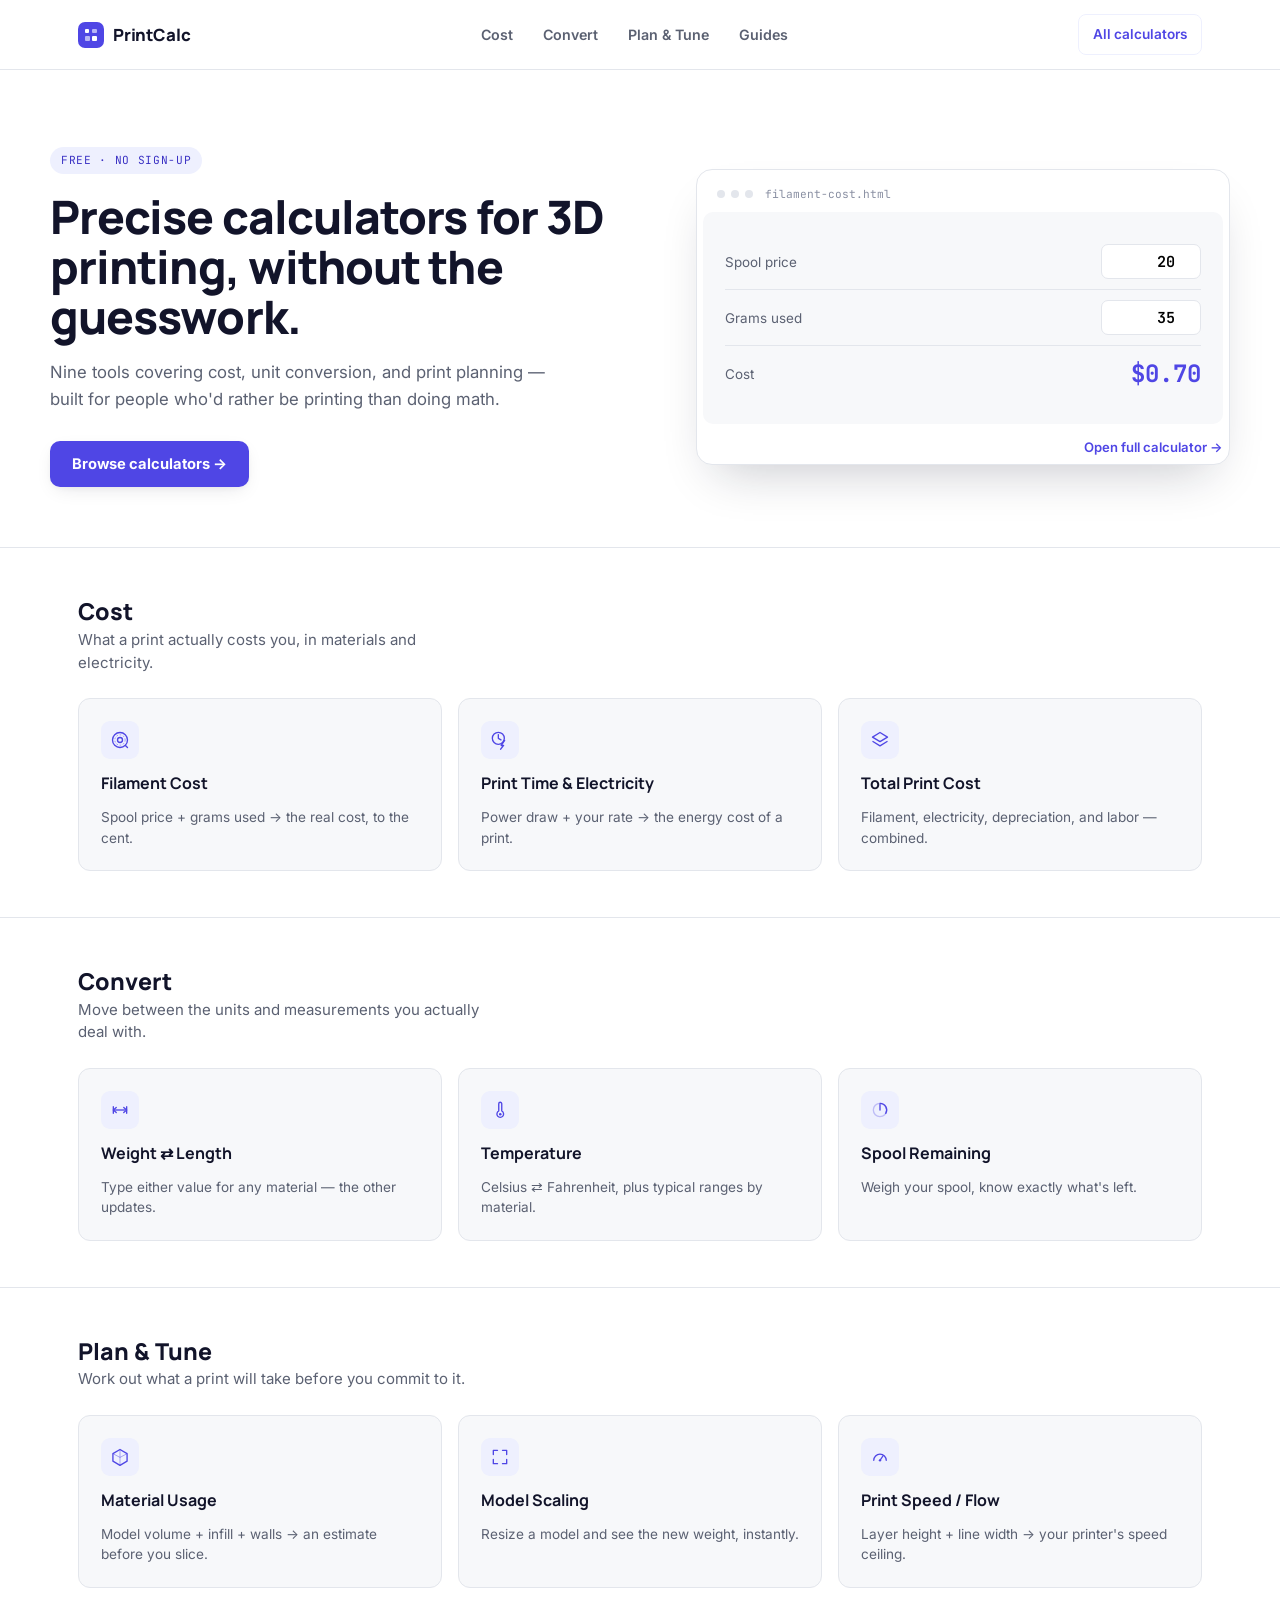
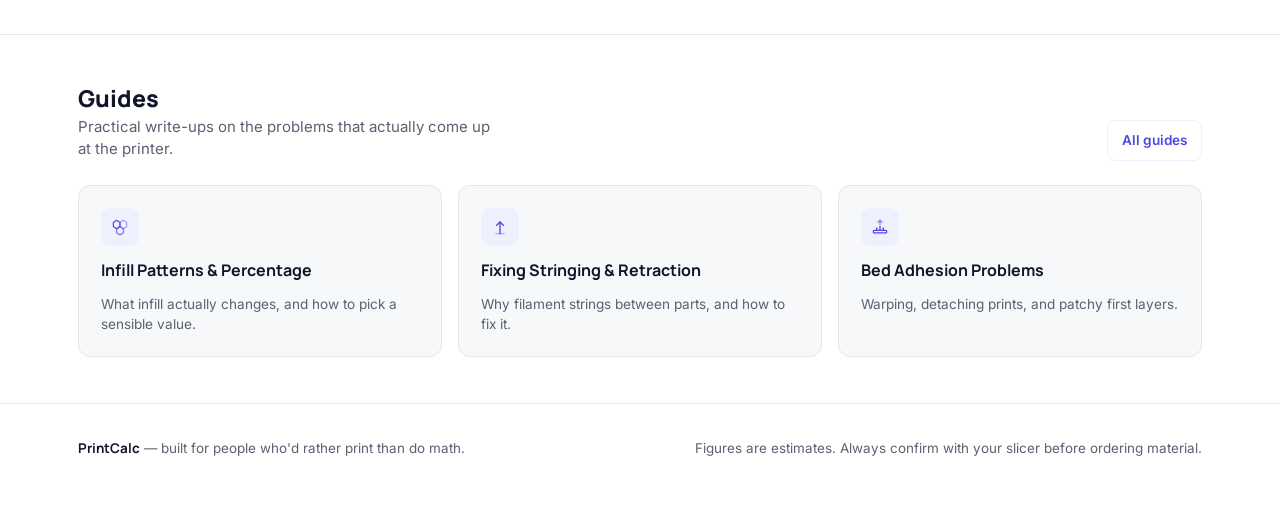
<file: index.html>
<!DOCTYPE html>
<html lang="en">
<head>
<meta charset="UTF-8">
<meta name="viewport" content="width=device-width, initial-scale=1.0">
<title>PrintCalc — Free 3D Printing Calculators</title>
<meta name="description" content="Nine free calculators for 3D printing: filament cost, print time & electricity, unit conversion, material usage, model scaling, and print speed. No sign-up, no ads.">
<meta property="og:title" content="PrintCalc — Free 3D Printing Calculators">
<meta property="og:description" content="Nine fast, free calculators for 3D printing hobbyists — cost, conversion, and print planning.">
<meta property="og:type" content="website">
<link rel="icon" href="data:image/svg+xml,%3Csvg xmlns='http://www.w3.org/2000/svg' viewBox='0 0 20 20'%3E%3Crect x='1' y='1' width='18' height='18' rx='5' fill='%234F46E5'/%3E%3Crect x='4' y='4' width='5' height='5' rx='1' fill='white'/%3E%3Crect x='11' y='4' width='5' height='5' rx='1' fill='white' opacity='0.6'/%3E%3Crect x='4' y='11' width='5' height='5' rx='1' fill='white' opacity='0.6'/%3E%3Crect x='11' y='11' width='5' height='5' rx='1' fill='white'/%3E%3C/svg%3E">
<link rel="preconnect" href="https://fonts.googleapis.com">
<link rel="preconnect" href="https://fonts.gstatic.com" crossorigin>
<link href="https://fonts.googleapis.com/css2?family=Manrope:wght@700;800&family=Inter:wght@400;500;600;700&family=JetBrains+Mono:wght@400;500;600;700&display=swap" rel="stylesheet">
<link rel="stylesheet" href="styles.css">
</head>
<body>

<nav class="nav">
  <div class="nav-inner">
    <a class="logo" href="index.html">
      <span class="mark"><svg width="14" height="14" viewBox="0 0 14 14" fill="none" aria-hidden="true"><rect x="1" y="1" width="4" height="4" rx="1" fill="currentColor"/><rect x="8" y="1" width="5" height="4" rx="1" fill="currentColor" opacity="0.6"/><rect x="1" y="8" width="5" height="5" rx="1" fill="currentColor" opacity="0.6"/><rect x="8" y="8" width="5" height="5" rx="1" fill="currentColor"/></svg></span>
      PrintCalc
    </a>
    <div class="nav-menu">
      <div class="nav-item">
        <a href="index.html#cost">Cost</a>
        <div class="dropdown"><div class="dropdown-inner">
          <a href="filament-cost.html">Filament Cost</a>
          <a href="print-time-cost.html">Print Time &amp; Electricity</a>
          <a href="total-print-cost.html">Total Print Cost</a>
        </div></div>
      </div>
      <div class="nav-item">
        <a href="index.html#convert">Convert</a>
        <div class="dropdown"><div class="dropdown-inner">
          <a href="weight-length.html">Weight ⇄ Length</a>
          <a href="temperature.html">Temperature</a>
          <a href="spool-remaining.html">Spool Remaining</a>
        </div></div>
      </div>
      <div class="nav-item">
        <a href="index.html#plan">Plan &amp; Tune</a>
        <div class="dropdown"><div class="dropdown-inner">
          <a href="material-usage.html">Material Usage</a>
          <a href="model-scaling.html">Model Scaling</a>
          <a href="print-speed.html">Print Speed / Flow</a>
        </div></div>
      </div>
      <div class="nav-item">
        <a href="guides.html">Guides</a>
      </div>
    </div>
    <a class="nav-all" href="index.html#cost">All calculators</a>
  </div>
</nav>

<header class="hero wrap">
  <div class="hero-grid">
    <div>
      <span class="eyebrow">Free · No sign-up</span>
      <h1>Precise calculators for 3D printing, without the guesswork.</h1>
      <p class="lead">Nine tools covering cost, unit conversion, and print planning — built for people who'd rather be printing than doing math.</p>
      <a class="btn-primary" href="#cost">Browse calculators →</a>
    </div>
    <div class="hero-demo">
      <div class="hero-demo-bar">
        <span class="hero-demo-dot"></span><span class="hero-demo-dot"></span><span class="hero-demo-dot"></span>
        <span class="hero-demo-title">filament-cost.html</span>
      </div>
      <div class="hero-demo-body">
        <div class="hero-demo-row">
          <span class="hero-demo-label">Spool price</span>
          <input class="hero-demo-input" id="demo-price" type="number" value="20" step="0.01" inputmode="decimal" aria-label="Demo spool price">
        </div>
        <div class="hero-demo-row">
          <span class="hero-demo-label">Grams used</span>
          <input class="hero-demo-input" id="demo-used" type="number" value="35" step="0.1" inputmode="decimal" aria-label="Demo grams used">
        </div>
        <div class="hero-demo-row">
          <span class="hero-demo-label">Cost</span>
          <span class="hero-demo-result" id="demo-result">$0.70</span>
        </div>
      </div>
      <div class="hero-demo-foot">
        <a href="filament-cost.html">Open full calculator →</a>
      </div>
    </div>
  </div>
</header>

<section id="cost" class="category">
  <div class="wrap">
    <div class="category-head">
      <div>
        <h2>Cost</h2>
        <p>What a print actually costs you, in materials and electricity.</p>
      </div>
    </div>
    <div class="card-grid">
      <a class="card" href="filament-cost.html">
        <span class="icon-badge"><svg width="20" height="20" viewBox="0 0 24 24" fill="none" aria-hidden="true"><circle cx="12" cy="12" r="9" stroke="currentColor" stroke-width="1.6"/><circle cx="12" cy="12" r="6.2" stroke="currentColor" stroke-width="1" stroke-dasharray="2 2" opacity="0.6"/><circle cx="12" cy="12" r="3" stroke="currentColor" stroke-width="1.6"/><path d="M18.5 18.5L21 21" stroke="currentColor" stroke-width="1.6" stroke-linecap="round"/></svg></span>
        <h3>Filament Cost</h3>
        <p>Spool price + grams used → the real cost, to the cent.</p>
      </a>
      <a class="card" href="print-time-cost.html">
        <span class="icon-badge"><svg width="20" height="20" viewBox="0 0 24 24" fill="none" aria-hidden="true"><circle cx="10" cy="10" r="7.2" stroke="currentColor" stroke-width="1.6"/><path d="M10 5.5V10L13.2 11.8" stroke="currentColor" stroke-width="1.6" stroke-linecap="round" stroke-linejoin="round"/><path d="M17.5 12.5L13.5 18.5L16.3 18.5L12.8 23" stroke="currentColor" stroke-width="1.7" stroke-linecap="round" stroke-linejoin="round"/></svg></span>
        <h3>Print Time &amp; Electricity</h3>
        <p>Power draw + your rate → the energy cost of a print.</p>
      </a>
      <a class="card" href="total-print-cost.html">
        <span class="icon-badge"><svg width="20" height="20" viewBox="0 0 24 24" fill="none" aria-hidden="true"><path d="M12 3L21 8.5L12 14L3 8.5L12 3Z" stroke="currentColor" stroke-width="1.6" stroke-linejoin="round"/><path d="M3 13.5L12 19L21 13.5" stroke="currentColor" stroke-width="1.6" stroke-linejoin="round"/></svg></span>
        <h3>Total Print Cost</h3>
        <p>Filament, electricity, depreciation, and labor — combined.</p>
      </a>
    </div>
  </div>
</section>

<section id="convert" class="category">
  <div class="wrap">
    <div class="category-head">
      <div>
        <h2>Convert</h2>
        <p>Move between the units and measurements you actually deal with.</p>
      </div>
    </div>
    <div class="card-grid">
      <a class="card" href="weight-length.html">
        <span class="icon-badge"><svg width="20" height="20" viewBox="0 0 24 24" fill="none" aria-hidden="true"><path d="M4 8V16" stroke="currentColor" stroke-width="1.6" stroke-linecap="round"/><path d="M20 8V16" stroke="currentColor" stroke-width="1.6" stroke-linecap="round"/><path d="M4 12H20" stroke="currentColor" stroke-width="1.6"/><path d="M7.5 9L4 12L7.5 15" stroke="currentColor" stroke-width="1.6" stroke-linecap="round" stroke-linejoin="round"/><path d="M16.5 9L20 12L16.5 15" stroke="currentColor" stroke-width="1.6" stroke-linecap="round" stroke-linejoin="round"/></svg></span>
        <h3>Weight ⇄ Length</h3>
        <p>Type either value for any material — the other updates.</p>
      </a>
      <a class="card" href="temperature.html">
        <span class="icon-badge"><svg width="20" height="20" viewBox="0 0 24 24" fill="none" aria-hidden="true"><path d="M10.5 4.5a1.8 1.8 0 0 1 3.6 0v8.7a4 4 0 1 1-3.6 0V4.5Z" stroke="currentColor" stroke-width="1.6" stroke-linejoin="round"/><circle cx="12.3" cy="17" r="1.5" fill="currentColor"/></svg></span>
        <h3>Temperature</h3>
        <p>Celsius ⇄ Fahrenheit, plus typical ranges by material.</p>
      </a>
      <a class="card" href="spool-remaining.html">
        <span class="icon-badge"><svg width="20" height="20" viewBox="0 0 24 24" fill="none" aria-hidden="true"><circle cx="12" cy="12" r="8" stroke="currentColor" stroke-width="1.6" opacity="0.3"/><path d="M12 4A8 8 0 0 1 18.9 16" stroke="currentColor" stroke-width="1.6" stroke-linecap="round"/><path d="M12 12L12 5.5" stroke="currentColor" stroke-width="1.6" stroke-linecap="round"/></svg></span>
        <h3>Spool Remaining</h3>
        <p>Weigh your spool, know exactly what's left.</p>
      </a>
    </div>
  </div>
</section>

<section id="plan" class="category">
  <div class="wrap">
    <div class="category-head">
      <div>
        <h2>Plan &amp; Tune</h2>
        <p>Work out what a print will take before you commit to it.</p>
      </div>
    </div>
    <div class="card-grid">
      <a class="card" href="material-usage.html">
        <span class="icon-badge"><svg width="20" height="20" viewBox="0 0 24 24" fill="none" aria-hidden="true"><path d="M12 3L20.5 8V17L12 22L3.5 17V8L12 3Z" stroke="currentColor" stroke-width="1.6" stroke-linejoin="round"/><path d="M12 3V12.5M12 12.5L20.5 8M12 12.5L3.5 8M12 12.5V22" stroke="currentColor" stroke-width="1.1" opacity="0.5"/></svg></span>
        <h3>Material Usage</h3>
        <p>Model volume + infill + walls → an estimate before you slice.</p>
      </a>
      <a class="card" href="model-scaling.html">
        <span class="icon-badge"><svg width="20" height="20" viewBox="0 0 24 24" fill="none" aria-hidden="true"><path d="M9 4H4V9" stroke="currentColor" stroke-width="1.6" stroke-linecap="round" stroke-linejoin="round"/><path d="M15 4H20V9" stroke="currentColor" stroke-width="1.6" stroke-linecap="round" stroke-linejoin="round"/><path d="M9 20H4V15" stroke="currentColor" stroke-width="1.6" stroke-linecap="round" stroke-linejoin="round"/><path d="M15 20H20V15" stroke="currentColor" stroke-width="1.6" stroke-linecap="round" stroke-linejoin="round"/></svg></span>
        <h3>Model Scaling</h3>
        <p>Resize a model and see the new weight, instantly.</p>
      </a>
      <a class="card" href="print-speed.html">
        <span class="icon-badge"><svg width="20" height="20" viewBox="0 0 24 24" fill="none" aria-hidden="true"><path d="M4.5 16a7.5 7.5 0 1 1 15 0" stroke="currentColor" stroke-width="1.6" stroke-linecap="round"/><path d="M12 16L15.5 10.8" stroke="currentColor" stroke-width="1.6" stroke-linecap="round"/><circle cx="12" cy="16" r="1.4" fill="currentColor"/></svg></span>
        <h3>Print Speed / Flow</h3>
        <p>Layer height + line width → your printer's speed ceiling.</p>
      </a>
    </div>
  </div>
</section>

<section class="category">
  <div class="wrap">
    <div class="category-head">
      <div>
        <h2>Guides</h2>
        <p>Practical write-ups on the problems that actually come up at the printer.</p>
      </div>
      <a class="pill-link" href="guides.html">All guides</a>
    </div>
    <div class="card-grid">
      <a class="card" href="guide-infill-patterns.html">
        <span class="icon-badge"><svg width="20" height="20" viewBox="0 0 24 24" fill="none" aria-hidden="true"><path d="M8 4L4 6.5V11.5L8 14L12 11.5V6.5L8 4Z" stroke="currentColor" stroke-width="1.4" stroke-linejoin="round"/><path d="M16 4L12 6.5V11.5L16 14L20 11.5V6.5L16 4Z" stroke="currentColor" stroke-width="1.4" stroke-linejoin="round" opacity="0.5"/><path d="M12 11.5L8 14V19L12 21.5L16 19V14L12 11.5Z" stroke="currentColor" stroke-width="1.4" stroke-linejoin="round" opacity="0.75"/></svg></span>
        <h3>Infill Patterns &amp; Percentage</h3>
        <p>What infill actually changes, and how to pick a sensible value.</p>
      </a>
      <a class="card" href="guide-stringing-retraction.html">
        <span class="icon-badge"><svg width="20" height="20" viewBox="0 0 24 24" fill="none" aria-hidden="true"><path d="M12 20V6" stroke="currentColor" stroke-width="1.6" stroke-linecap="round"/><path d="M8 10L12 6L16 10" stroke="currentColor" stroke-width="1.6" stroke-linecap="round" stroke-linejoin="round"/><path d="M7 20H17" stroke="currentColor" stroke-width="1.6" stroke-linecap="round" opacity="0.4"/></svg></span>
        <h3>Fixing Stringing &amp; Retraction</h3>
        <p>Why filament strings between parts, and how to fix it.</p>
      </a>
      <a class="card" href="guide-bed-adhesion.html">
        <span class="icon-badge"><svg width="20" height="20" viewBox="0 0 24 24" fill="none" aria-hidden="true"><rect x="4" y="16" width="16" height="3" rx="1" stroke="currentColor" stroke-width="1.6"/><path d="M8 13L8 16M12 11L12 16M16 13L16 16" stroke="currentColor" stroke-width="1.6" stroke-linecap="round"/><path d="M12 4L12 9" stroke="currentColor" stroke-width="1.6" stroke-linecap="round" opacity="0.5"/><path d="M9.5 6.5L12 4L14.5 6.5" stroke="currentColor" stroke-width="1.6" stroke-linecap="round" stroke-linejoin="round" opacity="0.5"/></svg></span>
        <h3>Bed Adhesion Problems</h3>
        <p>Warping, detaching prints, and patchy first layers.</p>
      </a>
    </div>
  </div>
</section>

<footer>
  <div class="wrap footer-inner">
    <span><strong>PrintCalc</strong> — built for people who'd rather print than do math.</span>
    <span>Figures are estimates. Always confirm with your slicer before ordering material.</span>
  </div>
</footer>

<script>
  function updateDemo(){
    var price = parseFloat(document.getElementById('demo-price').value) || 0;
    var used = parseFloat(document.getElementById('demo-used').value) || 0;
    var cost = (price / 1000) * used;
    document.getElementById('demo-result').textContent = '$' + cost.toFixed(2);
  }
  document.getElementById('demo-price').addEventListener('input', updateDemo);
  document.getElementById('demo-used').addEventListener('input', updateDemo);
</script>

</body>
</html>
</file>
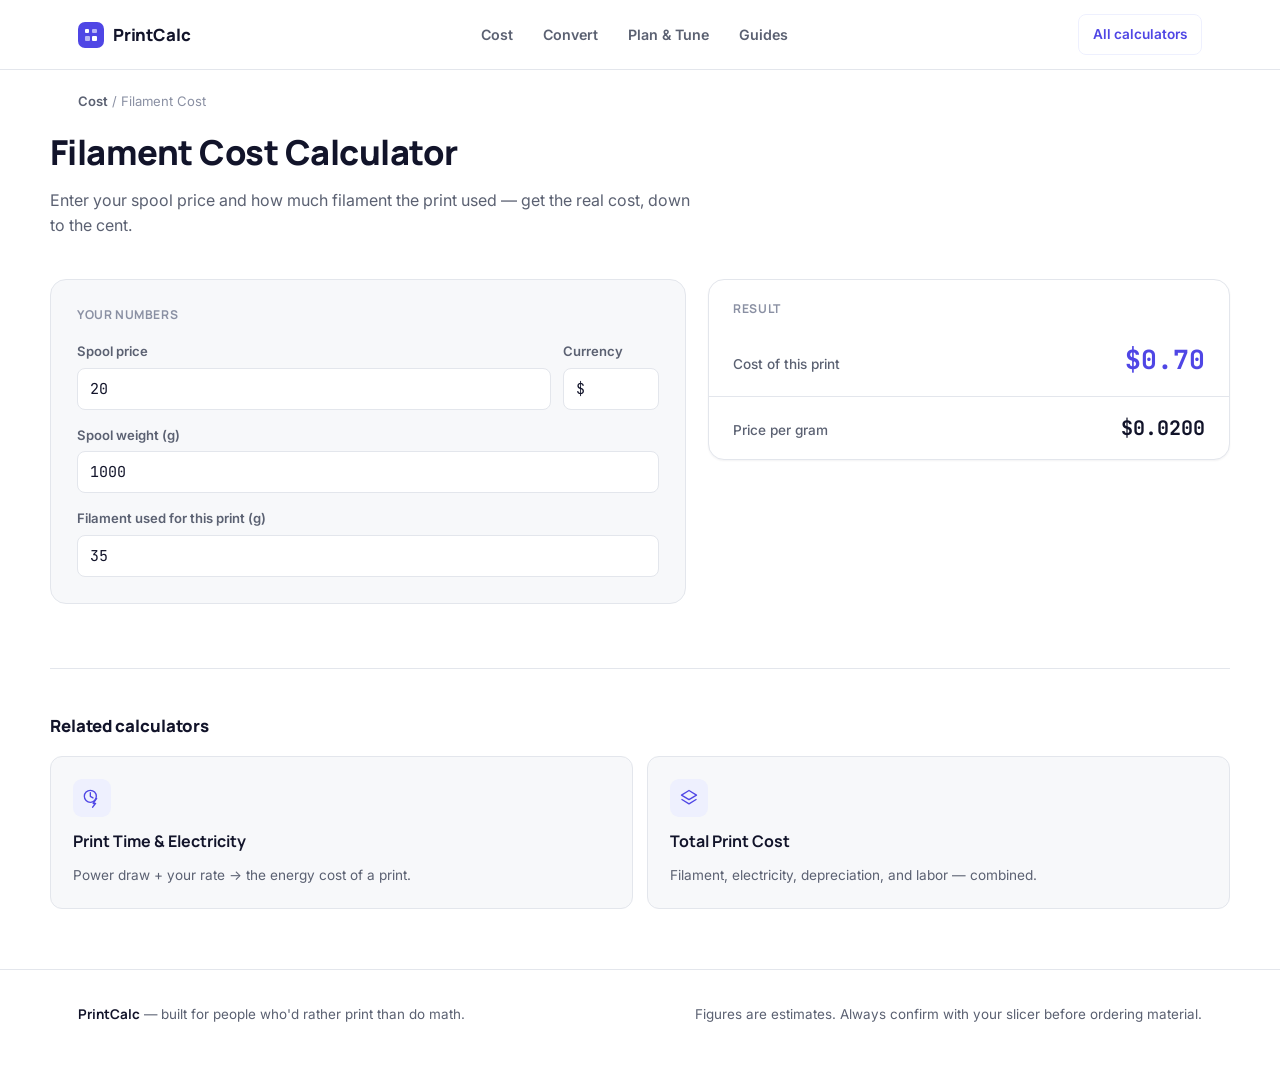
<file: filament-cost.html>
<!DOCTYPE html>
<html lang="en">
<head>
<meta charset="UTF-8">
<meta name="viewport" content="width=device-width, initial-scale=1.0">
<title>Filament Cost Calculator — PrintCalc</title>
<meta name="description" content="Calculate the real cost of a 3D print from your spool price and grams used. Free, instant, no sign-up.">
<link rel="icon" href="data:image/svg+xml,%3Csvg xmlns='http://www.w3.org/2000/svg' viewBox='0 0 20 20'%3E%3Crect x='1' y='1' width='18' height='18' rx='5' fill='%234F46E5'/%3E%3Crect x='4' y='4' width='5' height='5' rx='1' fill='white'/%3E%3Crect x='11' y='4' width='5' height='5' rx='1' fill='white' opacity='0.6'/%3E%3Crect x='4' y='11' width='5' height='5' rx='1' fill='white' opacity='0.6'/%3E%3Crect x='11' y='11' width='5' height='5' rx='1' fill='white'/%3E%3C/svg%3E">
<link rel="preconnect" href="https://fonts.googleapis.com">
<link rel="preconnect" href="https://fonts.gstatic.com" crossorigin>
<link href="https://fonts.googleapis.com/css2?family=Manrope:wght@700;800&amp;family=Inter:wght@400;500;600;700&amp;family=JetBrains+Mono:wght@400;500;600;700&amp;display=swap" rel="stylesheet">
<link rel="stylesheet" href="styles.css">
</head>
<body>

<nav class="nav">
  <div class="nav-inner">
    <a class="logo" href="index.html">
      <span class="mark"><svg width="14" height="14" viewBox="0 0 14 14" fill="none" aria-hidden="true"><rect x="1" y="1" width="4" height="4" rx="1" fill="currentColor"/><rect x="8" y="1" width="5" height="4" rx="1" fill="currentColor" opacity="0.6"/><rect x="1" y="8" width="5" height="5" rx="1" fill="currentColor" opacity="0.6"/><rect x="8" y="8" width="5" height="5" rx="1" fill="currentColor"/></svg></span>
      PrintCalc
    </a>
    <div class="nav-menu">
      <div class="nav-item">
        <a href="index.html#cost">Cost</a>
        <div class="dropdown"><div class="dropdown-inner">
          <a href="filament-cost.html">Filament Cost</a>
          <a href="print-time-cost.html">Print Time &amp; Electricity</a>
          <a href="total-print-cost.html">Total Print Cost</a>
        </div></div>
      </div>
      <div class="nav-item">
        <a href="index.html#convert">Convert</a>
        <div class="dropdown"><div class="dropdown-inner">
          <a href="weight-length.html">Weight ⇄ Length</a>
          <a href="temperature.html">Temperature</a>
          <a href="spool-remaining.html">Spool Remaining</a>
        </div></div>
      </div>
      <div class="nav-item">
        <a href="index.html#plan">Plan &amp; Tune</a>
        <div class="dropdown"><div class="dropdown-inner">
          <a href="material-usage.html">Material Usage</a>
          <a href="model-scaling.html">Model Scaling</a>
          <a href="print-speed.html">Print Speed / Flow</a>
        </div></div>
      </div>
      <div class="nav-item">
        <a href="guides.html">Guides</a>
      </div>
    </div>
    <a class="nav-all" href="index.html#cost">All calculators</a>
  </div>
</nav>

<div class="wrap breadcrumb"><a href="index.html#cost">Cost</a> / Filament Cost</div>
<div class="wrap page-head">
  <h1>Filament Cost Calculator</h1>
  <p>Enter your spool price and how much filament the print used — get the real cost, down to the cent.</p>
</div>

<div class="wrap calc-layout">
  <div class="panel">
    <p class="panel-title">Your numbers</p>
    <div class="field-row">
      <div class="field">
        <label for="fc-price">Spool price</label>
        <input type="number" id="fc-price" step="0.01" min="0" value="20" inputmode="decimal">
      </div>
      <div class="field" style="max-width:96px;">
        <label for="fc-currency">Currency</label>
        <input type="text" id="fc-currency" maxlength="3" value="$">
      </div>
    </div>
    <div class="field">
      <label for="fc-spool-weight">Spool weight (g)</label>
      <input type="number" id="fc-spool-weight" step="1" min="1" value="1000" inputmode="decimal">
    </div>
    <div class="field">
      <label for="fc-used">Filament used for this print (g)</label>
      <input type="number" id="fc-used" step="0.1" min="0" value="35" inputmode="decimal">
    </div>
  </div>
  <div class="results-panel" aria-live="polite">
    <p class="panel-title">Result</p>
    <div class="result-row primary">
      <span class="result-label">Cost of this print</span>
      <span class="result-value" id="fc-cost">$0.70</span>
    </div>
    <div class="result-row">
      <span class="result-label">Price per gram</span>
      <span class="result-value" id="fc-per-gram">$0.0200</span>
    </div>
  </div>
</div>

<div class="wrap related">
  <h2>Related calculators</h2>
  <div class="related-grid">
    <a class="card" href="print-time-cost.html">
      <span class="icon-badge"><svg width="20" height="20" viewBox="0 0 24 24" fill="none" aria-hidden="true"><circle cx="10" cy="10" r="7.2" stroke="currentColor" stroke-width="1.6"/><path d="M10 5.5V10L13.2 11.8" stroke="currentColor" stroke-width="1.6" stroke-linecap="round" stroke-linejoin="round"/><path d="M17.5 12.5L13.5 18.5L16.3 18.5L12.8 23" stroke="currentColor" stroke-width="1.7" stroke-linecap="round" stroke-linejoin="round"/></svg></span>
      <h3>Print Time &amp; Electricity</h3>
      <p>Power draw + your rate → the energy cost of a print.</p>
    </a>
    <a class="card" href="total-print-cost.html">
      <span class="icon-badge"><svg width="20" height="20" viewBox="0 0 24 24" fill="none" aria-hidden="true"><path d="M12 3L21 8.5L12 14L3 8.5L12 3Z" stroke="currentColor" stroke-width="1.6" stroke-linejoin="round"/><path d="M3 13.5L12 19L21 13.5" stroke="currentColor" stroke-width="1.6" stroke-linejoin="round"/></svg></span>
      <h3>Total Print Cost</h3>
      <p>Filament, electricity, depreciation, and labor — combined.</p>
    </a>
  </div>
</div>

<footer>
  <div class="wrap footer-inner">
    <span><strong>PrintCalc</strong> — built for people who'd rather print than do math.</span>
    <span>Figures are estimates. Always confirm with your slicer before ordering material.</span>
  </div>
</footer>

<script>
  var $ = function(id){ return document.getElementById(id); };
  var fmt = function(n, d){ d = d === undefined ? 2 : d; return isFinite(n) ? n.toFixed(d) : (0).toFixed(d); };
  function calc(){
    var price = parseFloat($('fc-price').value) || 0;
    var spoolWeight = parseFloat($('fc-spool-weight').value) || 0;
    var used = parseFloat($('fc-used').value) || 0;
    var currency = $('fc-currency').value || '$';
    var perGram = spoolWeight > 0 ? price / spoolWeight : 0;
    var cost = perGram * used;
    $('fc-cost').textContent = currency + fmt(cost, 2);
    $('fc-per-gram').textContent = currency + fmt(perGram, 4);
  }
  ['fc-price','fc-spool-weight','fc-used','fc-currency'].forEach(function(id){ $(id).addEventListener('input', calc); });
  calc();
</script>

</body>
</html>
</file>
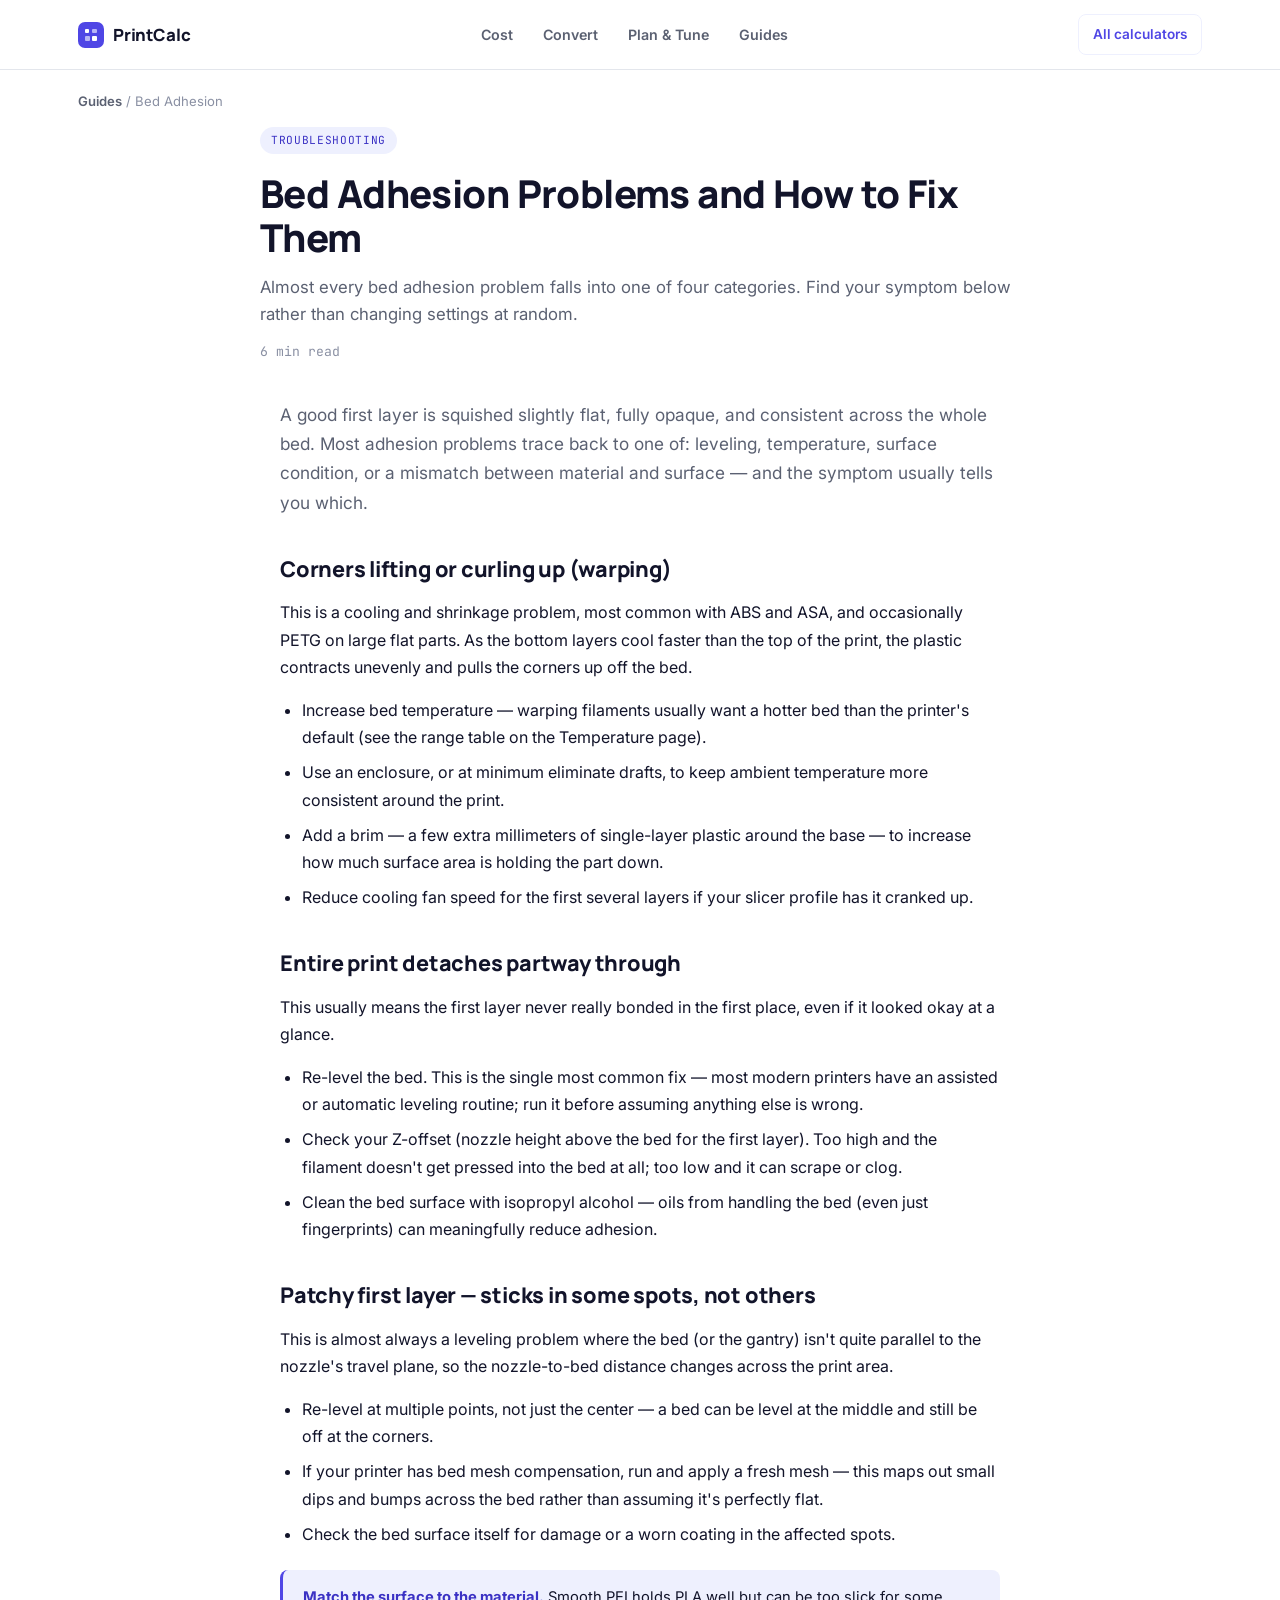
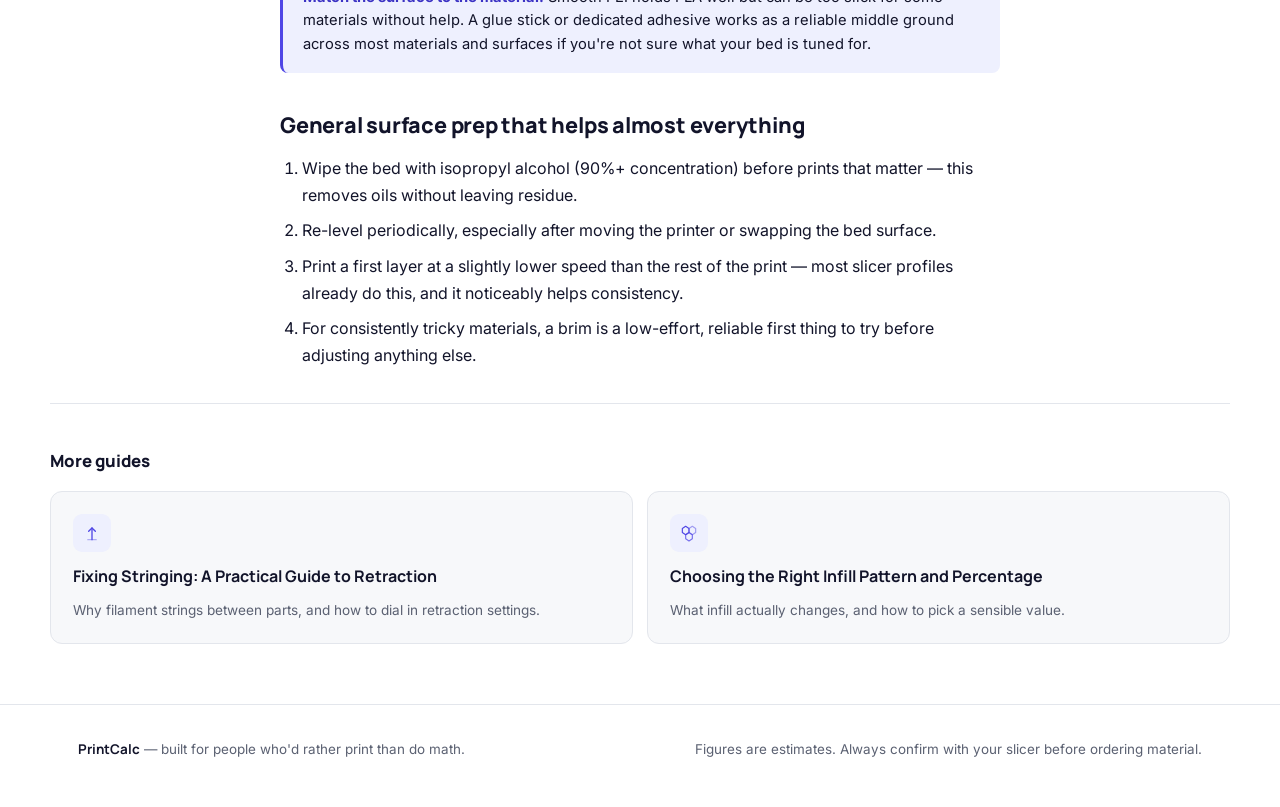
<file: guide-bed-adhesion.html>
<!DOCTYPE html>
<html lang="en">
<head>
<meta charset="UTF-8">
<meta name="viewport" content="width=device-width, initial-scale=1.0">
<title>Bed Adhesion Problems and How to Fix Them — PrintCalc</title>
<meta name="description" content="Warping corners, detaching prints, and patchy first layers in 3D printing, sorted by likely cause and how to fix each one.">
<link rel="icon" href="data:image/svg+xml,%3Csvg xmlns='http://www.w3.org/2000/svg' viewBox='0 0 20 20'%3E%3Crect x='1' y='1' width='18' height='18' rx='5' fill='%234F46E5'/%3E%3Crect x='4' y='4' width='5' height='5' rx='1' fill='white'/%3E%3Crect x='11' y='4' width='5' height='5' rx='1' fill='white' opacity='0.6'/%3E%3Crect x='4' y='11' width='5' height='5' rx='1' fill='white' opacity='0.6'/%3E%3Crect x='11' y='11' width='5' height='5' rx='1' fill='white'/%3E%3C/svg%3E">
<link rel="preconnect" href="https://fonts.googleapis.com">
<link rel="preconnect" href="https://fonts.gstatic.com" crossorigin>
<link href="https://fonts.googleapis.com/css2?family=Manrope:wght@700;800&amp;family=Inter:wght@400;500;600;700&amp;family=JetBrains+Mono:wght@400;500;600;700&amp;display=swap" rel="stylesheet">
<link rel="stylesheet" href="styles.css">
<script type="application/ld+json">
{"@context":"https://schema.org","@type":"Article","headline":"Bed Adhesion Problems and How to Fix Them","description":"Warping corners, detaching prints, and patchy first layers in 3D printing, sorted by likely cause and how to fix each one.","author":{"@type":"Organization","name":"PrintCalc"}}
</script>
</head>
<body>

<nav class="nav">
  <div class="nav-inner">
    <a class="logo" href="index.html">
      <span class="mark"><svg width="14" height="14" viewBox="0 0 14 14" fill="none" aria-hidden="true"><rect x="1" y="1" width="4" height="4" rx="1" fill="currentColor"/><rect x="8" y="1" width="5" height="4" rx="1" fill="currentColor" opacity="0.6"/><rect x="1" y="8" width="5" height="5" rx="1" fill="currentColor" opacity="0.6"/><rect x="8" y="8" width="5" height="5" rx="1" fill="currentColor"/></svg></span>
      PrintCalc
    </a>
    <div class="nav-menu">
      <div class="nav-item">
        <a href="index.html#cost">Cost</a>
        <div class="dropdown"><div class="dropdown-inner">
          <a href="filament-cost.html">Filament Cost</a>
          <a href="print-time-cost.html">Print Time &amp; Electricity</a>
          <a href="total-print-cost.html">Total Print Cost</a>
        </div></div>
      </div>
      <div class="nav-item">
        <a href="index.html#convert">Convert</a>
        <div class="dropdown"><div class="dropdown-inner">
          <a href="weight-length.html">Weight ⇄ Length</a>
          <a href="temperature.html">Temperature</a>
          <a href="spool-remaining.html">Spool Remaining</a>
        </div></div>
      </div>
      <div class="nav-item">
        <a href="index.html#plan">Plan &amp; Tune</a>
        <div class="dropdown"><div class="dropdown-inner">
          <a href="material-usage.html">Material Usage</a>
          <a href="model-scaling.html">Model Scaling</a>
          <a href="print-speed.html">Print Speed / Flow</a>
        </div></div>
      </div>
      <div class="nav-item">
        <a href="guides.html">Guides</a>
      </div>
    </div>
    <a class="nav-all" href="index.html#cost">All calculators</a>
  </div>
</nav>

<div class="wrap breadcrumb"><a href="guides.html">Guides</a> / Bed Adhesion</div>
<div class="wrap article-head">
  <span class="eyebrow">Troubleshooting</span>
  <h1>Bed Adhesion Problems and How to Fix Them</h1>
  <p class="dek">Almost every bed adhesion problem falls into one of four categories. Find your symptom below rather than changing settings at random.</p>
  <div class="article-meta"><span>6 min read</span></div>
</div>

<div class="wrap article-body">
  <p class="lede">A good first layer is squished slightly flat, fully opaque, and consistent across the whole bed. Most adhesion problems trace back to one of: leveling, temperature, surface condition, or a mismatch between material and surface — and the symptom usually tells you which.</p>

  <h2>Corners lifting or curling up (warping)</h2>
  <p>This is a cooling and shrinkage problem, most common with ABS and ASA, and occasionally PETG on large flat parts. As the bottom layers cool faster than the top of the print, the plastic contracts unevenly and pulls the corners up off the bed.</p>
  <ul>
    <li>Increase bed temperature — warping filaments usually want a hotter bed than the printer's default (see the range table on the <a href="temperature.html">Temperature</a> page).</li>
    <li>Use an enclosure, or at minimum eliminate drafts, to keep ambient temperature more consistent around the print.</li>
    <li>Add a brim — a few extra millimeters of single-layer plastic around the base — to increase how much surface area is holding the part down.</li>
    <li>Reduce cooling fan speed for the first several layers if your slicer profile has it cranked up.</li>
  </ul>

  <h2>Entire print detaches partway through</h2>
  <p>This usually means the first layer never really bonded in the first place, even if it looked okay at a glance.</p>
  <ul>
    <li>Re-level the bed. This is the single most common fix — most modern printers have an assisted or automatic leveling routine; run it before assuming anything else is wrong.</li>
    <li>Check your Z-offset (nozzle height above the bed for the first layer). Too high and the filament doesn't get pressed into the bed at all; too low and it can scrape or clog.</li>
    <li>Clean the bed surface with isopropyl alcohol — oils from handling the bed (even just fingerprints) can meaningfully reduce adhesion.</li>
  </ul>

  <h2>Patchy first layer — sticks in some spots, not others</h2>
  <p>This is almost always a leveling problem where the bed (or the gantry) isn't quite parallel to the nozzle's travel plane, so the nozzle-to-bed distance changes across the print area.</p>
  <ul>
    <li>Re-level at multiple points, not just the center — a bed can be level at the middle and still be off at the corners.</li>
    <li>If your printer has bed mesh compensation, run and apply a fresh mesh — this maps out small dips and bumps across the bed rather than assuming it's perfectly flat.</li>
    <li>Check the bed surface itself for damage or a worn coating in the affected spots.</li>
  </ul>

  <div class="callout"><strong>Match the surface to the material.</strong> Smooth PEI holds PLA well but can be too slick for some materials without help. A glue stick or dedicated adhesive works as a reliable middle ground across most materials and surfaces if you're not sure what your bed is tuned for.</div>

  <h2>General surface prep that helps almost everything</h2>
  <ol>
    <li>Wipe the bed with isopropyl alcohol (90%+ concentration) before prints that matter — this removes oils without leaving residue.</li>
    <li>Re-level periodically, especially after moving the printer or swapping the bed surface.</li>
    <li>Print a first layer at a slightly lower speed than the rest of the print — most slicer profiles already do this, and it noticeably helps consistency.</li>
    <li>For consistently tricky materials, a brim is a low-effort, reliable first thing to try before adjusting anything else.</li>
  </ol>
</div>

<div class="wrap related">
  <h2>More guides</h2>
  <div class="related-grid">
    <a class="card" href="guide-stringing-retraction.html">
      <span class="icon-badge"><svg width="20" height="20" viewBox="0 0 24 24" fill="none" aria-hidden="true"><path d="M12 20V6" stroke="currentColor" stroke-width="1.6" stroke-linecap="round"/><path d="M8 10L12 6L16 10" stroke="currentColor" stroke-width="1.6" stroke-linecap="round" stroke-linejoin="round"/><path d="M7 20H17" stroke="currentColor" stroke-width="1.6" stroke-linecap="round" opacity="0.4"/></svg></span>
      <h3>Fixing Stringing: A Practical Guide to Retraction</h3>
      <p>Why filament strings between parts, and how to dial in retraction settings.</p>
    </a>
    <a class="card" href="guide-infill-patterns.html">
      <span class="icon-badge"><svg width="20" height="20" viewBox="0 0 24 24" fill="none" aria-hidden="true"><path d="M8 4L4 6.5V11.5L8 14L12 11.5V6.5L8 4Z" stroke="currentColor" stroke-width="1.4" stroke-linejoin="round"/><path d="M16 4L12 6.5V11.5L16 14L20 11.5V6.5L16 4Z" stroke="currentColor" stroke-width="1.4" stroke-linejoin="round" opacity="0.5"/><path d="M12 11.5L8 14V19L12 21.5L16 19V14L12 11.5Z" stroke="currentColor" stroke-width="1.4" stroke-linejoin="round" opacity="0.75"/></svg></span>
      <h3>Choosing the Right Infill Pattern and Percentage</h3>
      <p>What infill actually changes, and how to pick a sensible value.</p>
    </a>
  </div>
</div>

<footer>
  <div class="wrap footer-inner">
    <span><strong>PrintCalc</strong> — built for people who'd rather print than do math.</span>
    <span>Figures are estimates. Always confirm with your slicer before ordering material.</span>
  </div>
</footer>

</body>
</html>
</file>
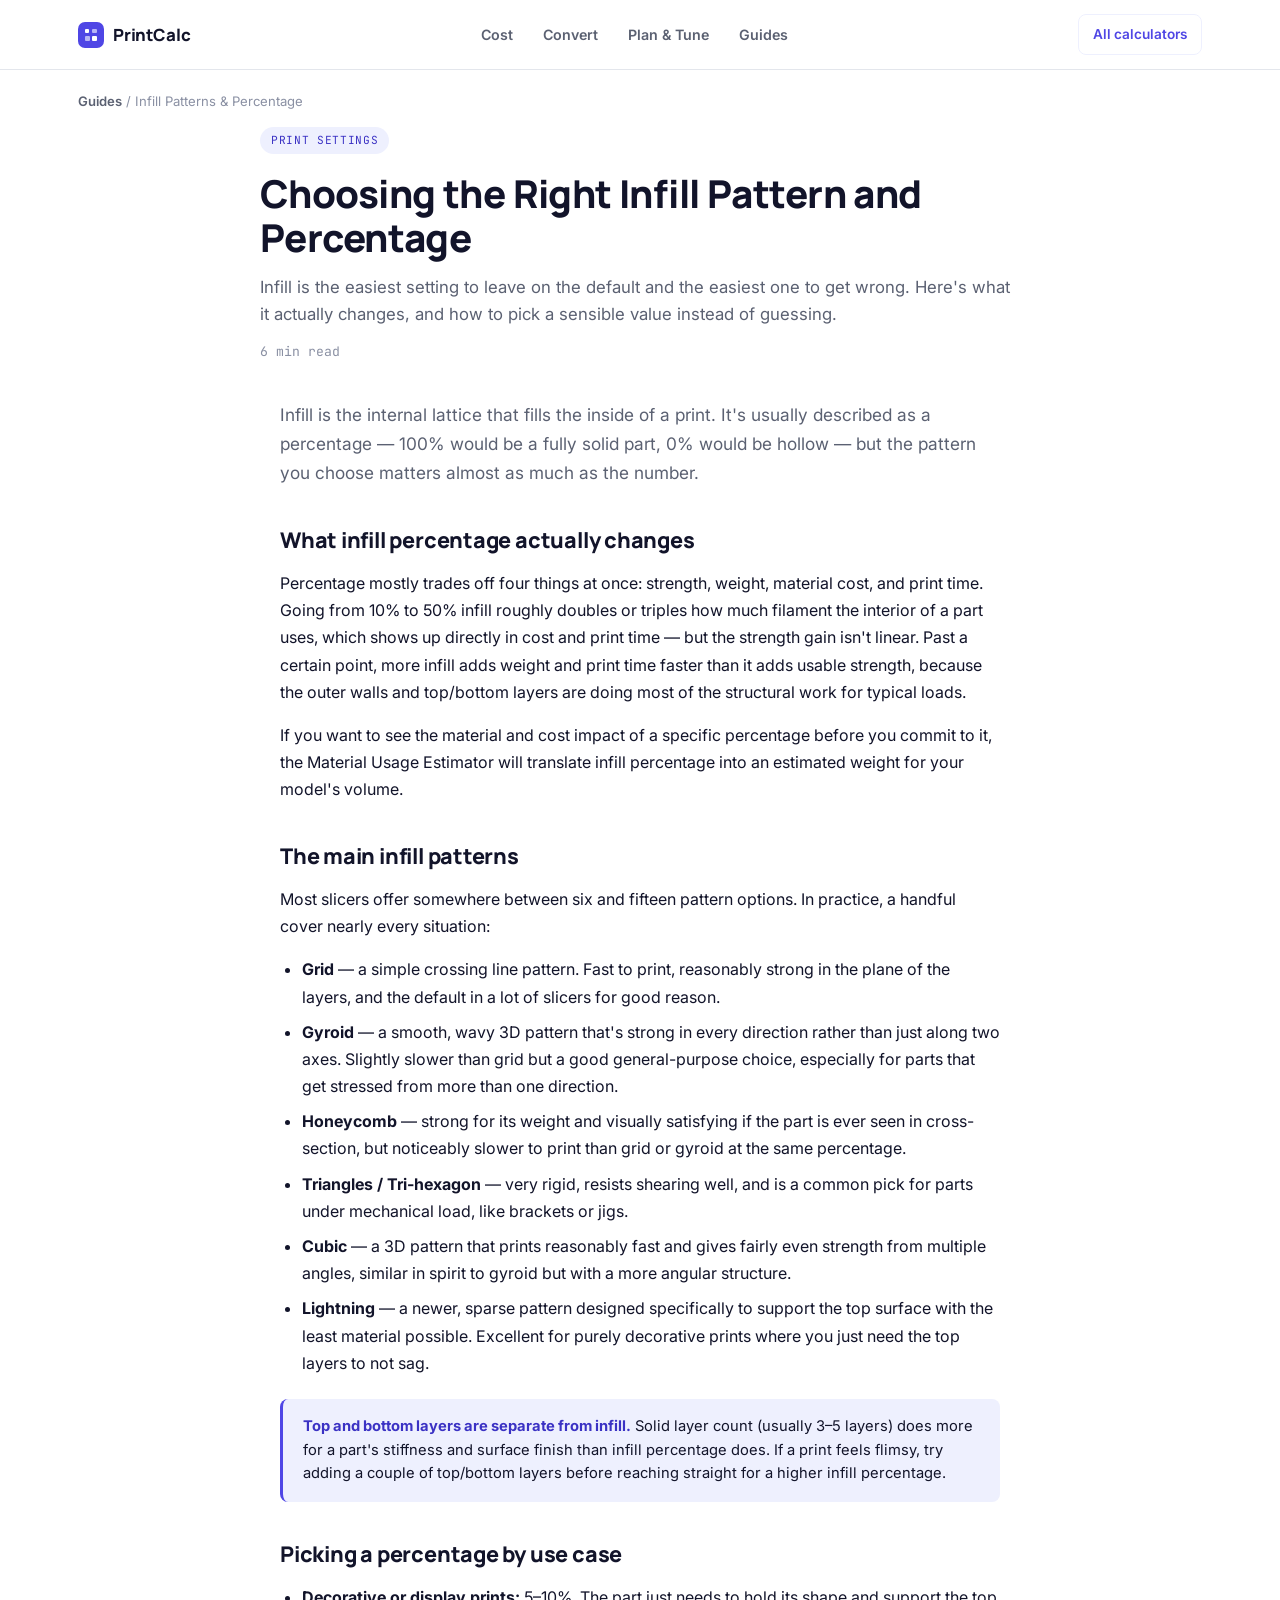
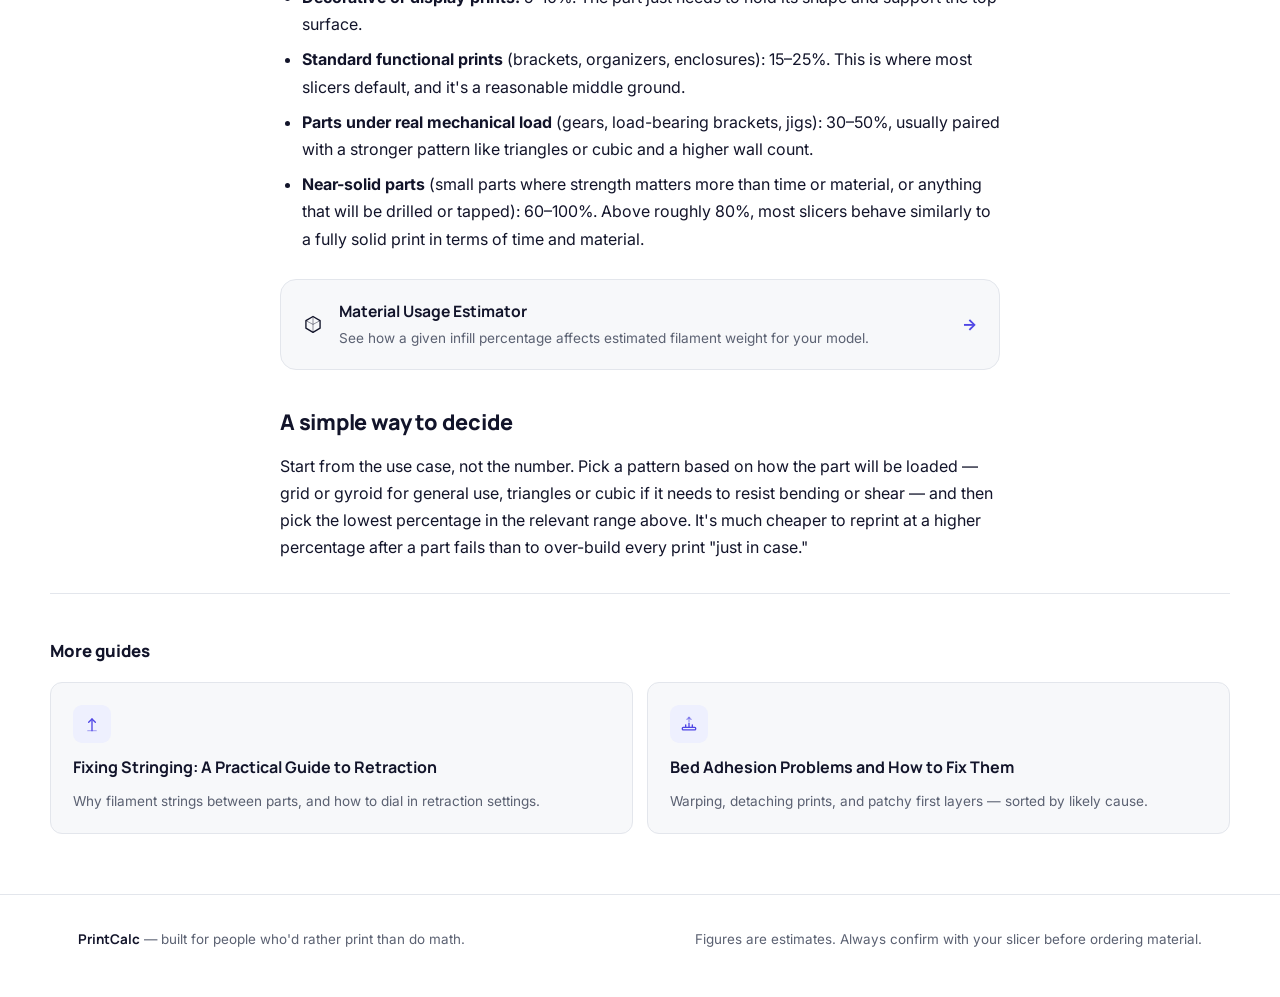
<file: guide-infill-patterns.html>
<!DOCTYPE html>
<html lang="en">
<head>
<meta charset="UTF-8">
<meta name="viewport" content="width=device-width, initial-scale=1.0">
<title>Choosing the Right Infill Pattern and Percentage — PrintCalc</title>
<meta name="description" content="What infill percentage actually changes, the main infill patterns explained, and sensible percentages to use by project type.">
<link rel="icon" href="data:image/svg+xml,%3Csvg xmlns='http://www.w3.org/2000/svg' viewBox='0 0 20 20'%3E%3Crect x='1' y='1' width='18' height='18' rx='5' fill='%234F46E5'/%3E%3Crect x='4' y='4' width='5' height='5' rx='1' fill='white'/%3E%3Crect x='11' y='4' width='5' height='5' rx='1' fill='white' opacity='0.6'/%3E%3Crect x='4' y='11' width='5' height='5' rx='1' fill='white' opacity='0.6'/%3E%3Crect x='11' y='11' width='5' height='5' rx='1' fill='white'/%3E%3C/svg%3E">
<link rel="preconnect" href="https://fonts.googleapis.com">
<link rel="preconnect" href="https://fonts.gstatic.com" crossorigin>
<link href="https://fonts.googleapis.com/css2?family=Manrope:wght@700;800&amp;family=Inter:wght@400;500;600;700&amp;family=JetBrains+Mono:wght@400;500;600;700&amp;display=swap" rel="stylesheet">
<link rel="stylesheet" href="styles.css">
<script type="application/ld+json">
{"@context":"https://schema.org","@type":"Article","headline":"Choosing the Right Infill Pattern and Percentage","description":"What infill percentage actually changes, the main infill patterns explained, and sensible percentages to use by project type.","author":{"@type":"Organization","name":"PrintCalc"}}
</script>
</head>
<body>

<nav class="nav">
  <div class="nav-inner">
    <a class="logo" href="index.html">
      <span class="mark"><svg width="14" height="14" viewBox="0 0 14 14" fill="none" aria-hidden="true"><rect x="1" y="1" width="4" height="4" rx="1" fill="currentColor"/><rect x="8" y="1" width="5" height="4" rx="1" fill="currentColor" opacity="0.6"/><rect x="1" y="8" width="5" height="5" rx="1" fill="currentColor" opacity="0.6"/><rect x="8" y="8" width="5" height="5" rx="1" fill="currentColor"/></svg></span>
      PrintCalc
    </a>
    <div class="nav-menu">
      <div class="nav-item">
        <a href="index.html#cost">Cost</a>
        <div class="dropdown"><div class="dropdown-inner">
          <a href="filament-cost.html">Filament Cost</a>
          <a href="print-time-cost.html">Print Time &amp; Electricity</a>
          <a href="total-print-cost.html">Total Print Cost</a>
        </div></div>
      </div>
      <div class="nav-item">
        <a href="index.html#convert">Convert</a>
        <div class="dropdown"><div class="dropdown-inner">
          <a href="weight-length.html">Weight ⇄ Length</a>
          <a href="temperature.html">Temperature</a>
          <a href="spool-remaining.html">Spool Remaining</a>
        </div></div>
      </div>
      <div class="nav-item">
        <a href="index.html#plan">Plan &amp; Tune</a>
        <div class="dropdown"><div class="dropdown-inner">
          <a href="material-usage.html">Material Usage</a>
          <a href="model-scaling.html">Model Scaling</a>
          <a href="print-speed.html">Print Speed / Flow</a>
        </div></div>
      </div>
      <div class="nav-item">
        <a href="guides.html">Guides</a>
      </div>
    </div>
    <a class="nav-all" href="index.html#cost">All calculators</a>
  </div>
</nav>

<div class="wrap breadcrumb"><a href="guides.html">Guides</a> / Infill Patterns &amp; Percentage</div>
<div class="wrap article-head">
  <span class="eyebrow">Print settings</span>
  <h1>Choosing the Right Infill Pattern and Percentage</h1>
  <p class="dek">Infill is the easiest setting to leave on the default and the easiest one to get wrong. Here's what it actually changes, and how to pick a sensible value instead of guessing.</p>
  <div class="article-meta"><span>6 min read</span></div>
</div>

<div class="wrap article-body">
  <p class="lede">Infill is the internal lattice that fills the inside of a print. It's usually described as a percentage — 100% would be a fully solid part, 0% would be hollow — but the pattern you choose matters almost as much as the number.</p>

  <h2>What infill percentage actually changes</h2>
  <p>Percentage mostly trades off four things at once: strength, weight, material cost, and print time. Going from 10% to 50% infill roughly doubles or triples how much filament the interior of a part uses, which shows up directly in cost and print time — but the strength gain isn't linear. Past a certain point, more infill adds weight and print time faster than it adds usable strength, because the outer walls and top/bottom layers are doing most of the structural work for typical loads.</p>
  <p>If you want to see the material and cost impact of a specific percentage before you commit to it, the <a href="material-usage.html">Material Usage Estimator</a> will translate infill percentage into an estimated weight for your model's volume.</p>

  <h2>The main infill patterns</h2>
  <p>Most slicers offer somewhere between six and fifteen pattern options. In practice, a handful cover nearly every situation:</p>
  <ul>
    <li><strong>Grid</strong> — a simple crossing line pattern. Fast to print, reasonably strong in the plane of the layers, and the default in a lot of slicers for good reason.</li>
    <li><strong>Gyroid</strong> — a smooth, wavy 3D pattern that's strong in every direction rather than just along two axes. Slightly slower than grid but a good general-purpose choice, especially for parts that get stressed from more than one direction.</li>
    <li><strong>Honeycomb</strong> — strong for its weight and visually satisfying if the part is ever seen in cross-section, but noticeably slower to print than grid or gyroid at the same percentage.</li>
    <li><strong>Triangles / Tri-hexagon</strong> — very rigid, resists shearing well, and is a common pick for parts under mechanical load, like brackets or jigs.</li>
    <li><strong>Cubic</strong> — a 3D pattern that prints reasonably fast and gives fairly even strength from multiple angles, similar in spirit to gyroid but with a more angular structure.</li>
    <li><strong>Lightning</strong> — a newer, sparse pattern designed specifically to support the top surface with the least material possible. Excellent for purely decorative prints where you just need the top layers to not sag.</li>
  </ul>

  <div class="callout"><strong>Top and bottom layers are separate from infill.</strong> Solid layer count (usually 3–5 layers) does more for a part's stiffness and surface finish than infill percentage does. If a print feels flimsy, try adding a couple of top/bottom layers before reaching straight for a higher infill percentage.</div>

  <h2>Picking a percentage by use case</h2>
  <ul>
    <li><strong>Decorative or display prints:</strong> 5–10%. The part just needs to hold its shape and support the top surface.</li>
    <li><strong>Standard functional prints</strong> (brackets, organizers, enclosures): 15–25%. This is where most slicers default, and it's a reasonable middle ground.</li>
    <li><strong>Parts under real mechanical load</strong> (gears, load-bearing brackets, jigs): 30–50%, usually paired with a stronger pattern like triangles or cubic and a higher wall count.</li>
    <li><strong>Near-solid parts</strong> (small parts where strength matters more than time or material, or anything that will be drilled or tapped): 60–100%. Above roughly 80%, most slicers behave similarly to a fully solid print in terms of time and material.</li>
  </ul>

  <a class="calc-plug" href="material-usage.html">
    <span class="icon-badge"><svg width="20" height="20" viewBox="0 0 24 24" fill="none" aria-hidden="true"><path d="M12 3L20.5 8V17L12 22L3.5 17V8L12 3Z" stroke="currentColor" stroke-width="1.6" stroke-linejoin="round"/><path d="M12 3V12.5M12 12.5L20.5 8M12 12.5L3.5 8M12 12.5V22" stroke="currentColor" stroke-width="1.1" opacity="0.5"/></svg></span>
    <span class="calc-plug-text"><strong>Material Usage Estimator</strong><span>See how a given infill percentage affects estimated filament weight for your model.</span></span>
    <span class="arrow">→</span>
  </a>

  <h2>A simple way to decide</h2>
  <p>Start from the use case, not the number. Pick a pattern based on how the part will be loaded — grid or gyroid for general use, triangles or cubic if it needs to resist bending or shear — and then pick the lowest percentage in the relevant range above. It's much cheaper to reprint at a higher percentage after a part fails than to over-build every print "just in case."</p>
</div>

<div class="wrap related">
  <h2>More guides</h2>
  <div class="related-grid">
    <a class="card" href="guide-stringing-retraction.html">
      <span class="icon-badge"><svg width="20" height="20" viewBox="0 0 24 24" fill="none" aria-hidden="true"><path d="M12 20V6" stroke="currentColor" stroke-width="1.6" stroke-linecap="round"/><path d="M8 10L12 6L16 10" stroke="currentColor" stroke-width="1.6" stroke-linecap="round" stroke-linejoin="round"/><path d="M7 20H17" stroke="currentColor" stroke-width="1.6" stroke-linecap="round" opacity="0.4"/></svg></span>
      <h3>Fixing Stringing: A Practical Guide to Retraction</h3>
      <p>Why filament strings between parts, and how to dial in retraction settings.</p>
    </a>
    <a class="card" href="guide-bed-adhesion.html">
      <span class="icon-badge"><svg width="20" height="20" viewBox="0 0 24 24" fill="none" aria-hidden="true"><rect x="4" y="16" width="16" height="3" rx="1" stroke="currentColor" stroke-width="1.6"/><path d="M8 13L8 16M12 11L12 16M16 13L16 16" stroke="currentColor" stroke-width="1.6" stroke-linecap="round"/><path d="M12 4L12 9" stroke="currentColor" stroke-width="1.6" stroke-linecap="round" opacity="0.5"/><path d="M9.5 6.5L12 4L14.5 6.5" stroke="currentColor" stroke-width="1.6" stroke-linecap="round" stroke-linejoin="round" opacity="0.5"/></svg></span>
      <h3>Bed Adhesion Problems and How to Fix Them</h3>
      <p>Warping, detaching prints, and patchy first layers — sorted by likely cause.</p>
    </a>
  </div>
</div>

<footer>
  <div class="wrap footer-inner">
    <span><strong>PrintCalc</strong> — built for people who'd rather print than do math.</span>
    <span>Figures are estimates. Always confirm with your slicer before ordering material.</span>
  </div>
</footer>

</body>
</html>
</file>
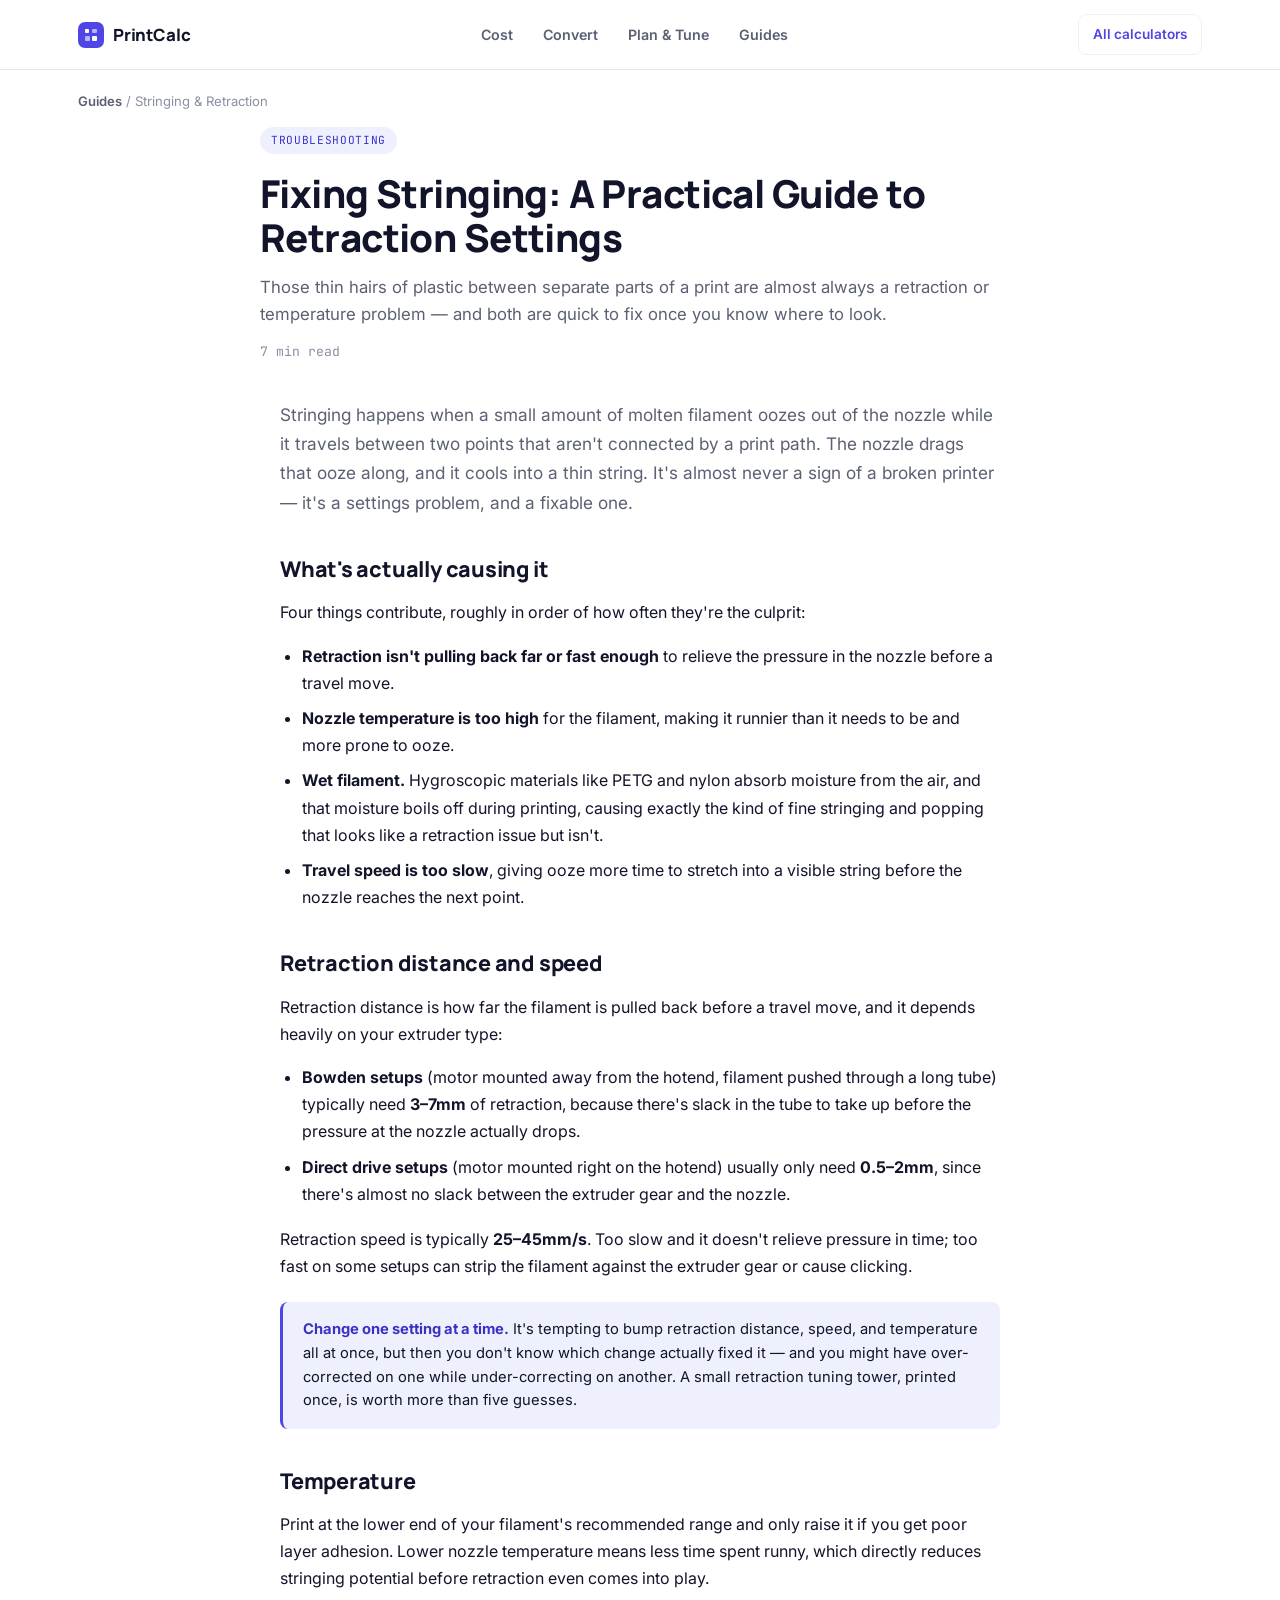
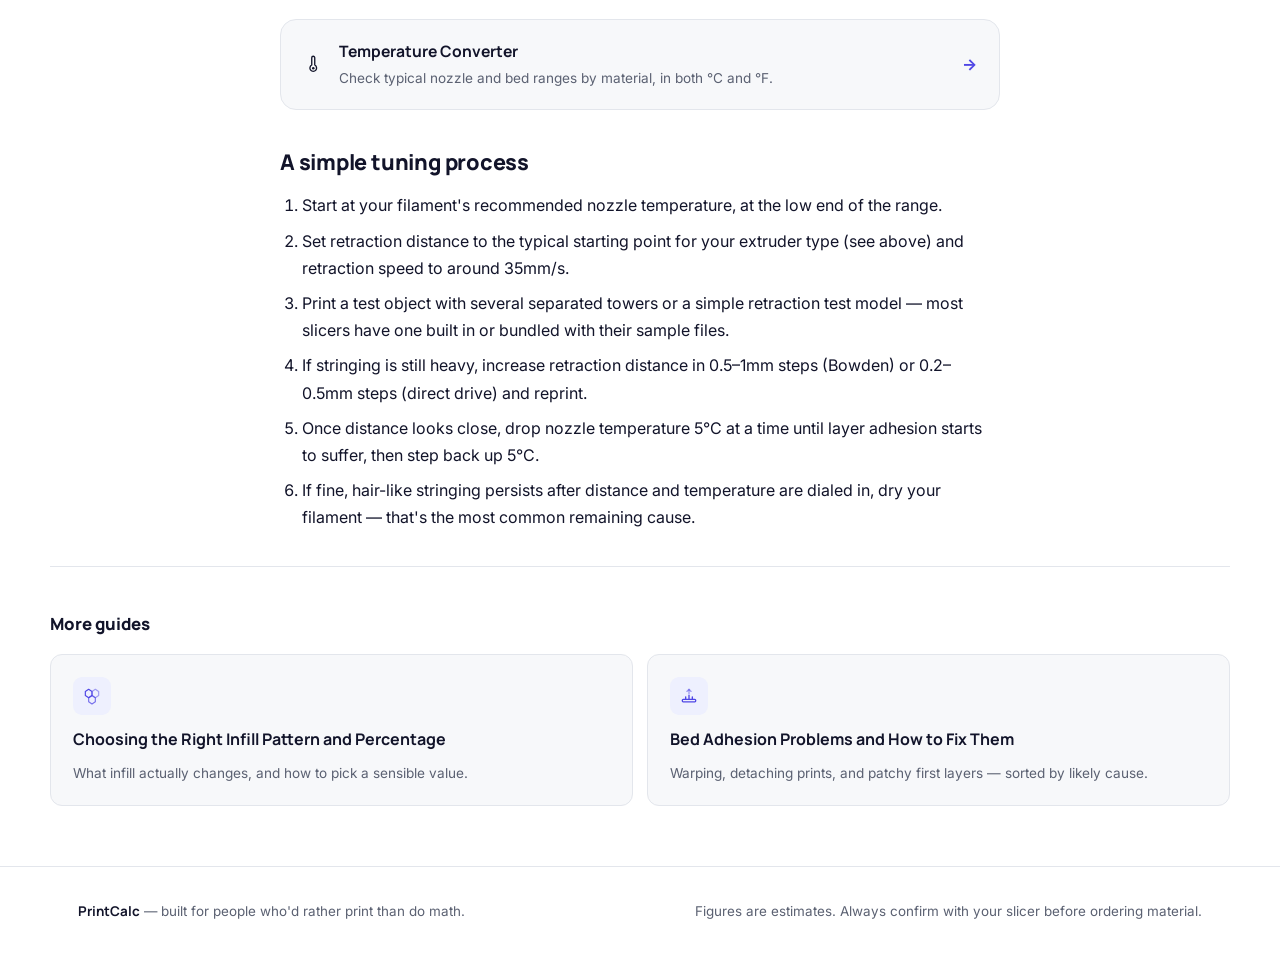
<file: guide-stringing-retraction.html>
<!DOCTYPE html>
<html lang="en">
<head>
<meta charset="UTF-8">
<meta name="viewport" content="width=device-width, initial-scale=1.0">
<title>Fixing Stringing: A Practical Guide to Retraction Settings — PrintCalc</title>
<meta name="description" content="Why 3D prints string between parts, and a step-by-step way to dial in retraction distance, speed, and temperature to stop it.">
<link rel="icon" href="data:image/svg+xml,%3Csvg xmlns='http://www.w3.org/2000/svg' viewBox='0 0 20 20'%3E%3Crect x='1' y='1' width='18' height='18' rx='5' fill='%234F46E5'/%3E%3Crect x='4' y='4' width='5' height='5' rx='1' fill='white'/%3E%3Crect x='11' y='4' width='5' height='5' rx='1' fill='white' opacity='0.6'/%3E%3Crect x='4' y='11' width='5' height='5' rx='1' fill='white' opacity='0.6'/%3E%3Crect x='11' y='11' width='5' height='5' rx='1' fill='white'/%3E%3C/svg%3E">
<link rel="preconnect" href="https://fonts.googleapis.com">
<link rel="preconnect" href="https://fonts.gstatic.com" crossorigin>
<link href="https://fonts.googleapis.com/css2?family=Manrope:wght@700;800&amp;family=Inter:wght@400;500;600;700&amp;family=JetBrains+Mono:wght@400;500;600;700&amp;display=swap" rel="stylesheet">
<link rel="stylesheet" href="styles.css">
<script type="application/ld+json">
{"@context":"https://schema.org","@type":"Article","headline":"Fixing Stringing: A Practical Guide to Retraction Settings","description":"Why 3D prints string between parts, and a step-by-step way to dial in retraction distance, speed, and temperature to stop it.","author":{"@type":"Organization","name":"PrintCalc"}}
</script>
</head>
<body>

<nav class="nav">
  <div class="nav-inner">
    <a class="logo" href="index.html">
      <span class="mark"><svg width="14" height="14" viewBox="0 0 14 14" fill="none" aria-hidden="true"><rect x="1" y="1" width="4" height="4" rx="1" fill="currentColor"/><rect x="8" y="1" width="5" height="4" rx="1" fill="currentColor" opacity="0.6"/><rect x="1" y="8" width="5" height="5" rx="1" fill="currentColor" opacity="0.6"/><rect x="8" y="8" width="5" height="5" rx="1" fill="currentColor"/></svg></span>
      PrintCalc
    </a>
    <div class="nav-menu">
      <div class="nav-item">
        <a href="index.html#cost">Cost</a>
        <div class="dropdown"><div class="dropdown-inner">
          <a href="filament-cost.html">Filament Cost</a>
          <a href="print-time-cost.html">Print Time &amp; Electricity</a>
          <a href="total-print-cost.html">Total Print Cost</a>
        </div></div>
      </div>
      <div class="nav-item">
        <a href="index.html#convert">Convert</a>
        <div class="dropdown"><div class="dropdown-inner">
          <a href="weight-length.html">Weight ⇄ Length</a>
          <a href="temperature.html">Temperature</a>
          <a href="spool-remaining.html">Spool Remaining</a>
        </div></div>
      </div>
      <div class="nav-item">
        <a href="index.html#plan">Plan &amp; Tune</a>
        <div class="dropdown"><div class="dropdown-inner">
          <a href="material-usage.html">Material Usage</a>
          <a href="model-scaling.html">Model Scaling</a>
          <a href="print-speed.html">Print Speed / Flow</a>
        </div></div>
      </div>
      <div class="nav-item">
        <a href="guides.html">Guides</a>
      </div>
    </div>
    <a class="nav-all" href="index.html#cost">All calculators</a>
  </div>
</nav>

<div class="wrap breadcrumb"><a href="guides.html">Guides</a> / Stringing &amp; Retraction</div>
<div class="wrap article-head">
  <span class="eyebrow">Troubleshooting</span>
  <h1>Fixing Stringing: A Practical Guide to Retraction Settings</h1>
  <p class="dek">Those thin hairs of plastic between separate parts of a print are almost always a retraction or temperature problem — and both are quick to fix once you know where to look.</p>
  <div class="article-meta"><span>7 min read</span></div>
</div>

<div class="wrap article-body">
  <p class="lede">Stringing happens when a small amount of molten filament oozes out of the nozzle while it travels between two points that aren't connected by a print path. The nozzle drags that ooze along, and it cools into a thin string. It's almost never a sign of a broken printer — it's a settings problem, and a fixable one.</p>

  <h2>What's actually causing it</h2>
  <p>Four things contribute, roughly in order of how often they're the culprit:</p>
  <ul>
    <li><strong>Retraction isn't pulling back far or fast enough</strong> to relieve the pressure in the nozzle before a travel move.</li>
    <li><strong>Nozzle temperature is too high</strong> for the filament, making it runnier than it needs to be and more prone to ooze.</li>
    <li><strong>Wet filament.</strong> Hygroscopic materials like PETG and nylon absorb moisture from the air, and that moisture boils off during printing, causing exactly the kind of fine stringing and popping that looks like a retraction issue but isn't.</li>
    <li><strong>Travel speed is too slow</strong>, giving ooze more time to stretch into a visible string before the nozzle reaches the next point.</li>
  </ul>

  <h2>Retraction distance and speed</h2>
  <p>Retraction distance is how far the filament is pulled back before a travel move, and it depends heavily on your extruder type:</p>
  <ul>
    <li><strong>Bowden setups</strong> (motor mounted away from the hotend, filament pushed through a long tube) typically need <strong>3–7mm</strong> of retraction, because there's slack in the tube to take up before the pressure at the nozzle actually drops.</li>
    <li><strong>Direct drive setups</strong> (motor mounted right on the hotend) usually only need <strong>0.5–2mm</strong>, since there's almost no slack between the extruder gear and the nozzle.</li>
  </ul>
  <p>Retraction speed is typically <strong>25–45mm/s</strong>. Too slow and it doesn't relieve pressure in time; too fast on some setups can strip the filament against the extruder gear or cause clicking.</p>

  <div class="callout"><strong>Change one setting at a time.</strong> It's tempting to bump retraction distance, speed, and temperature all at once, but then you don't know which change actually fixed it — and you might have over-corrected on one while under-correcting on another. A small retraction tuning tower, printed once, is worth more than five guesses.</div>

  <h2>Temperature</h2>
  <p>Print at the lower end of your filament's recommended range and only raise it if you get poor layer adhesion. Lower nozzle temperature means less time spent runny, which directly reduces stringing potential before retraction even comes into play.</p>
  <a class="calc-plug" href="temperature.html">
    <span class="icon-badge"><svg width="20" height="20" viewBox="0 0 24 24" fill="none" aria-hidden="true"><path d="M10.5 4.5a1.8 1.8 0 0 1 3.6 0v8.7a4 4 0 1 1-3.6 0V4.5Z" stroke="currentColor" stroke-width="1.6" stroke-linejoin="round"/><circle cx="12.3" cy="17" r="1.5" fill="currentColor"/></svg></span>
    <span class="calc-plug-text"><strong>Temperature Converter</strong><span>Check typical nozzle and bed ranges by material, in both °C and °F.</span></span>
    <span class="arrow">→</span>
  </a>

  <h2>A simple tuning process</h2>
  <ol>
    <li>Start at your filament's recommended nozzle temperature, at the low end of the range.</li>
    <li>Set retraction distance to the typical starting point for your extruder type (see above) and retraction speed to around 35mm/s.</li>
    <li>Print a test object with several separated towers or a simple retraction test model — most slicers have one built in or bundled with their sample files.</li>
    <li>If stringing is still heavy, increase retraction distance in 0.5–1mm steps (Bowden) or 0.2–0.5mm steps (direct drive) and reprint.</li>
    <li>Once distance looks close, drop nozzle temperature 5°C at a time until layer adhesion starts to suffer, then step back up 5°C.</li>
    <li>If fine, hair-like stringing persists after distance and temperature are dialed in, dry your filament — that's the most common remaining cause.</li>
  </ol>
</div>

<div class="wrap related">
  <h2>More guides</h2>
  <div class="related-grid">
    <a class="card" href="guide-infill-patterns.html">
      <span class="icon-badge"><svg width="20" height="20" viewBox="0 0 24 24" fill="none" aria-hidden="true"><path d="M8 4L4 6.5V11.5L8 14L12 11.5V6.5L8 4Z" stroke="currentColor" stroke-width="1.4" stroke-linejoin="round"/><path d="M16 4L12 6.5V11.5L16 14L20 11.5V6.5L16 4Z" stroke="currentColor" stroke-width="1.4" stroke-linejoin="round" opacity="0.5"/><path d="M12 11.5L8 14V19L12 21.5L16 19V14L12 11.5Z" stroke="currentColor" stroke-width="1.4" stroke-linejoin="round" opacity="0.75"/></svg></span>
      <h3>Choosing the Right Infill Pattern and Percentage</h3>
      <p>What infill actually changes, and how to pick a sensible value.</p>
    </a>
    <a class="card" href="guide-bed-adhesion.html">
      <span class="icon-badge"><svg width="20" height="20" viewBox="0 0 24 24" fill="none" aria-hidden="true"><rect x="4" y="16" width="16" height="3" rx="1" stroke="currentColor" stroke-width="1.6"/><path d="M8 13L8 16M12 11L12 16M16 13L16 16" stroke="currentColor" stroke-width="1.6" stroke-linecap="round"/><path d="M12 4L12 9" stroke="currentColor" stroke-width="1.6" stroke-linecap="round" opacity="0.5"/><path d="M9.5 6.5L12 4L14.5 6.5" stroke="currentColor" stroke-width="1.6" stroke-linecap="round" stroke-linejoin="round" opacity="0.5"/></svg></span>
      <h3>Bed Adhesion Problems and How to Fix Them</h3>
      <p>Warping, detaching prints, and patchy first layers — sorted by likely cause.</p>
    </a>
  </div>
</div>

<footer>
  <div class="wrap footer-inner">
    <span><strong>PrintCalc</strong> — built for people who'd rather print than do math.</span>
    <span>Figures are estimates. Always confirm with your slicer before ordering material.</span>
  </div>
</footer>

</body>
</html>
</file>
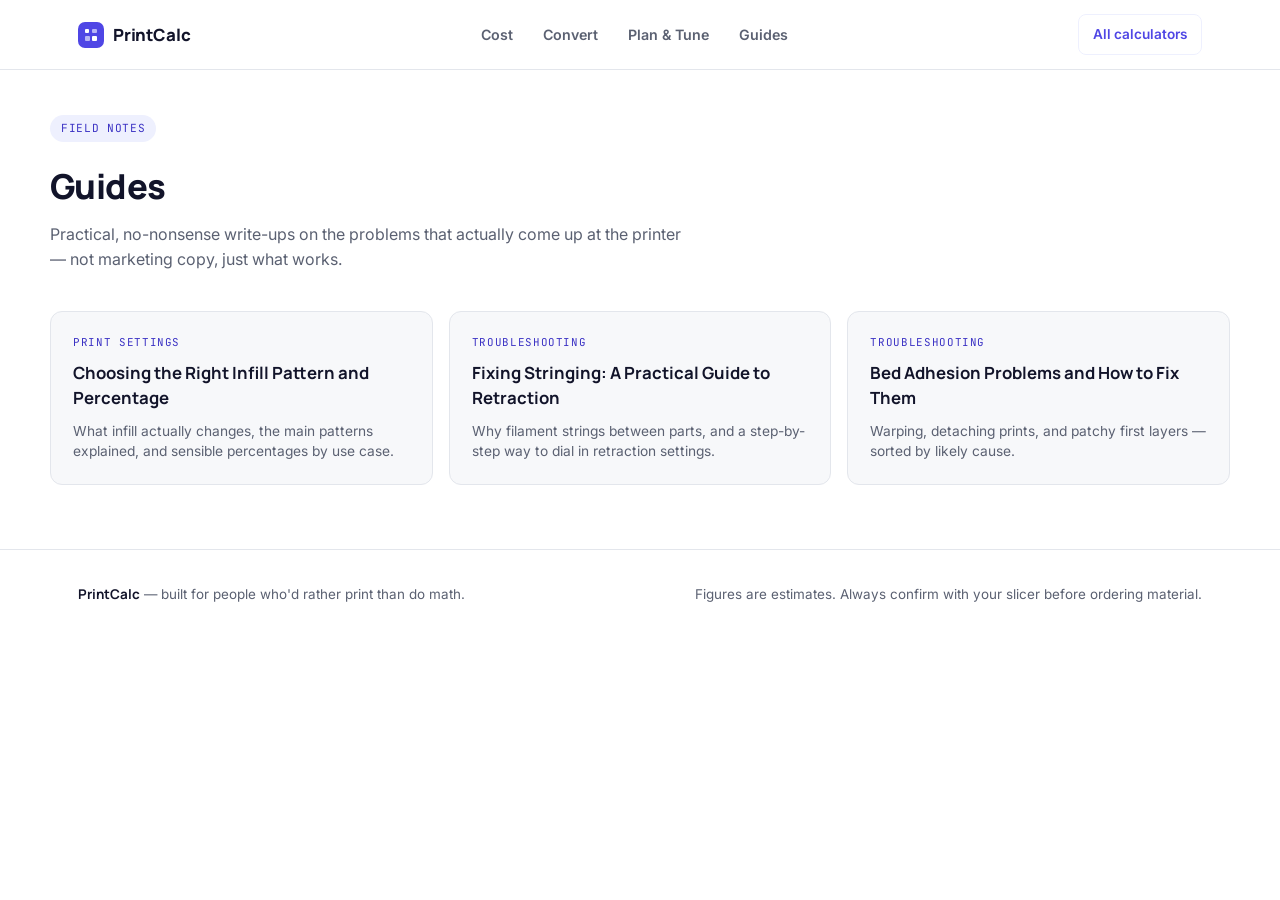
<file: guides.html>
<!DOCTYPE html>
<html lang="en">
<head>
<meta charset="UTF-8">
<meta name="viewport" content="width=device-width, initial-scale=1.0">
<title>Guides — PrintCalc</title>
<meta name="description" content="Practical, no-nonsense guides on infill, retraction, bed adhesion, and other common 3D printing problems.">
<link rel="icon" href="data:image/svg+xml,%3Csvg xmlns='http://www.w3.org/2000/svg' viewBox='0 0 20 20'%3E%3Crect x='1' y='1' width='18' height='18' rx='5' fill='%234F46E5'/%3E%3Crect x='4' y='4' width='5' height='5' rx='1' fill='white'/%3E%3Crect x='11' y='4' width='5' height='5' rx='1' fill='white' opacity='0.6'/%3E%3Crect x='4' y='11' width='5' height='5' rx='1' fill='white' opacity='0.6'/%3E%3Crect x='11' y='11' width='5' height='5' rx='1' fill='white'/%3E%3C/svg%3E">
<link rel="preconnect" href="https://fonts.googleapis.com">
<link rel="preconnect" href="https://fonts.gstatic.com" crossorigin>
<link href="https://fonts.googleapis.com/css2?family=Manrope:wght@700;800&amp;family=Inter:wght@400;500;600;700&amp;family=JetBrains+Mono:wght@400;500;600;700&amp;display=swap" rel="stylesheet">
<link rel="stylesheet" href="styles.css">
</head>
<body>

<nav class="nav">
  <div class="nav-inner">
    <a class="logo" href="index.html">
      <span class="mark"><svg width="14" height="14" viewBox="0 0 14 14" fill="none" aria-hidden="true"><rect x="1" y="1" width="4" height="4" rx="1" fill="currentColor"/><rect x="8" y="1" width="5" height="4" rx="1" fill="currentColor" opacity="0.6"/><rect x="1" y="8" width="5" height="5" rx="1" fill="currentColor" opacity="0.6"/><rect x="8" y="8" width="5" height="5" rx="1" fill="currentColor"/></svg></span>
      PrintCalc
    </a>
    <div class="nav-menu">
      <div class="nav-item">
        <a href="index.html#cost">Cost</a>
        <div class="dropdown"><div class="dropdown-inner">
          <a href="filament-cost.html">Filament Cost</a>
          <a href="print-time-cost.html">Print Time &amp; Electricity</a>
          <a href="total-print-cost.html">Total Print Cost</a>
        </div></div>
      </div>
      <div class="nav-item">
        <a href="index.html#convert">Convert</a>
        <div class="dropdown"><div class="dropdown-inner">
          <a href="weight-length.html">Weight ⇄ Length</a>
          <a href="temperature.html">Temperature</a>
          <a href="spool-remaining.html">Spool Remaining</a>
        </div></div>
      </div>
      <div class="nav-item">
        <a href="index.html#plan">Plan &amp; Tune</a>
        <div class="dropdown"><div class="dropdown-inner">
          <a href="material-usage.html">Material Usage</a>
          <a href="model-scaling.html">Model Scaling</a>
          <a href="print-speed.html">Print Speed / Flow</a>
        </div></div>
      </div>
      <div class="nav-item">
        <a href="guides.html">Guides</a>
      </div>
    </div>
    <a class="nav-all" href="index.html#cost">All calculators</a>
  </div>
</nav>

<div class="wrap page-head" style="padding-top:44px;">
  <span class="eyebrow">Field notes</span>
  <h1>Guides</h1>
  <p>Practical, no-nonsense write-ups on the problems that actually come up at the printer — not marketing copy, just what works.</p>
</div>

<div class="wrap" style="padding:30px 0 64px;">
  <div class="guides-grid">
    <a class="guide-card" href="guide-infill-patterns.html">
      <span class="tag">Print settings</span>
      <h3>Choosing the Right Infill Pattern and Percentage</h3>
      <p>What infill actually changes, the main patterns explained, and sensible percentages by use case.</p>
    </a>
    <a class="guide-card" href="guide-stringing-retraction.html">
      <span class="tag">Troubleshooting</span>
      <h3>Fixing Stringing: A Practical Guide to Retraction</h3>
      <p>Why filament strings between parts, and a step-by-step way to dial in retraction settings.</p>
    </a>
    <a class="guide-card" href="guide-bed-adhesion.html">
      <span class="tag">Troubleshooting</span>
      <h3>Bed Adhesion Problems and How to Fix Them</h3>
      <p>Warping, detaching prints, and patchy first layers — sorted by likely cause.</p>
    </a>
  </div>
</div>

<footer>
  <div class="wrap footer-inner">
    <span><strong>PrintCalc</strong> — built for people who'd rather print than do math.</span>
    <span>Figures are estimates. Always confirm with your slicer before ordering material.</span>
  </div>
</footer>

</body>
</html>
</file>
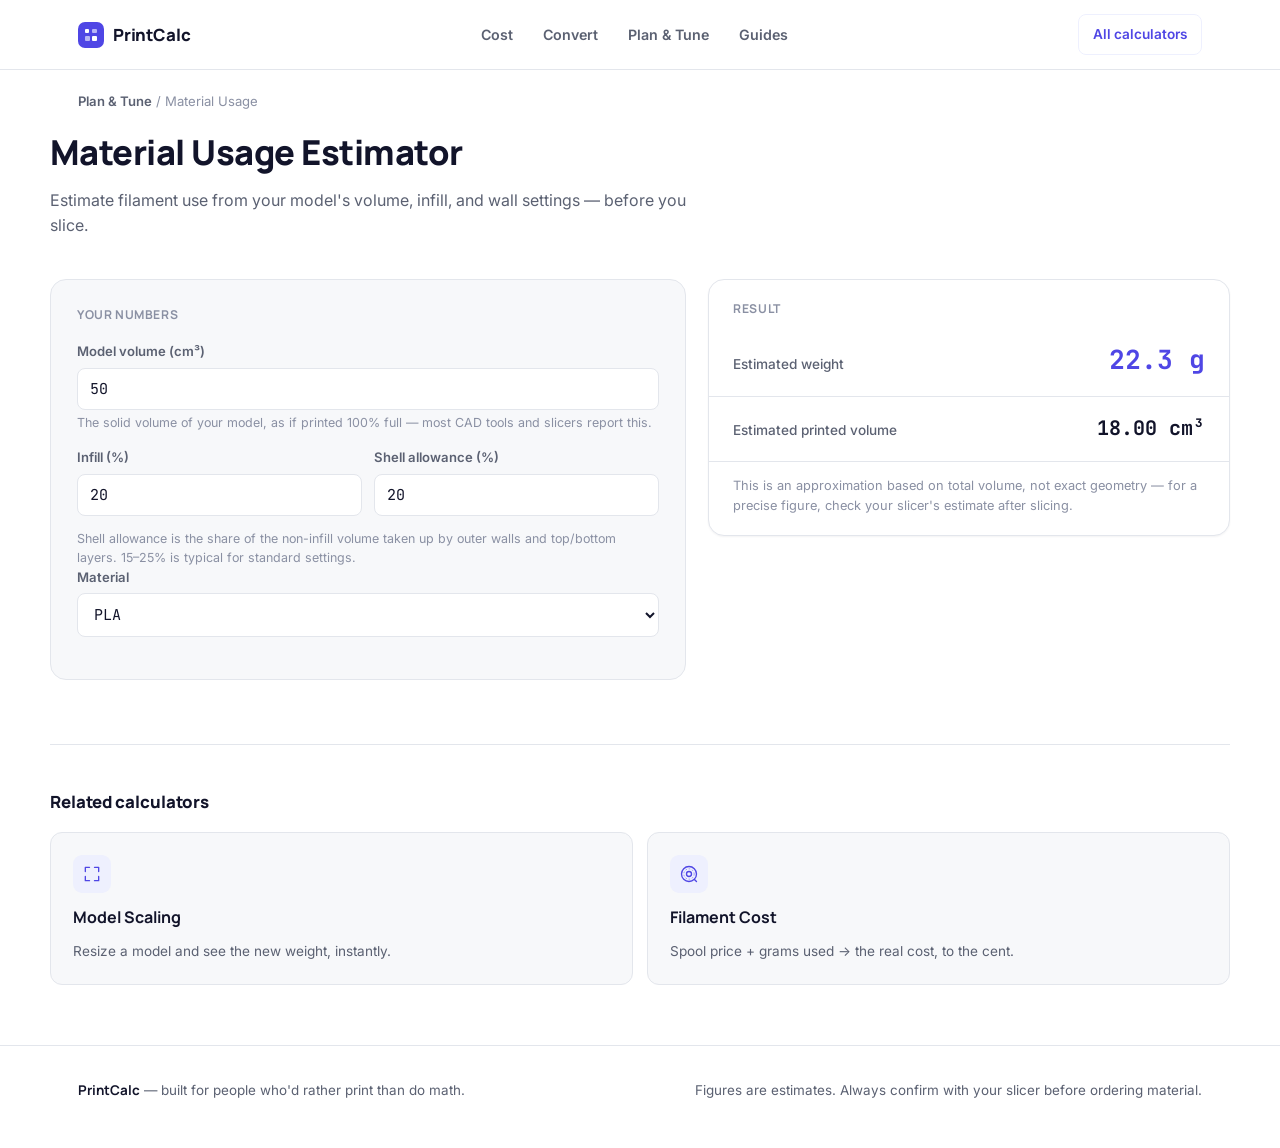
<file: material-usage.html>
<!DOCTYPE html>
<html lang="en">
<head>
<meta charset="UTF-8">
<meta name="viewport" content="width=device-width, initial-scale=1.0">
<title>Material Usage Estimator — PrintCalc</title>
<meta name="description" content="Estimate 3D printing filament use from model volume, infill percentage, and wall settings before you slice. Free, instant.">
<link rel="icon" href="data:image/svg+xml,%3Csvg xmlns='http://www.w3.org/2000/svg' viewBox='0 0 20 20'%3E%3Crect x='1' y='1' width='18' height='18' rx='5' fill='%234F46E5'/%3E%3Crect x='4' y='4' width='5' height='5' rx='1' fill='white'/%3E%3Crect x='11' y='4' width='5' height='5' rx='1' fill='white' opacity='0.6'/%3E%3Crect x='4' y='11' width='5' height='5' rx='1' fill='white' opacity='0.6'/%3E%3Crect x='11' y='11' width='5' height='5' rx='1' fill='white'/%3E%3C/svg%3E">
<link rel="preconnect" href="https://fonts.googleapis.com">
<link rel="preconnect" href="https://fonts.gstatic.com" crossorigin>
<link href="https://fonts.googleapis.com/css2?family=Manrope:wght@700;800&amp;family=Inter:wght@400;500;600;700&amp;family=JetBrains+Mono:wght@400;500;600;700&amp;display=swap" rel="stylesheet">
<link rel="stylesheet" href="styles.css">
</head>
<body>

<nav class="nav">
  <div class="nav-inner">
    <a class="logo" href="index.html">
      <span class="mark"><svg width="14" height="14" viewBox="0 0 14 14" fill="none" aria-hidden="true"><rect x="1" y="1" width="4" height="4" rx="1" fill="currentColor"/><rect x="8" y="1" width="5" height="4" rx="1" fill="currentColor" opacity="0.6"/><rect x="1" y="8" width="5" height="5" rx="1" fill="currentColor" opacity="0.6"/><rect x="8" y="8" width="5" height="5" rx="1" fill="currentColor"/></svg></span>
      PrintCalc
    </a>
    <div class="nav-menu">
      <div class="nav-item">
        <a href="index.html#cost">Cost</a>
        <div class="dropdown"><div class="dropdown-inner">
          <a href="filament-cost.html">Filament Cost</a>
          <a href="print-time-cost.html">Print Time &amp; Electricity</a>
          <a href="total-print-cost.html">Total Print Cost</a>
        </div></div>
      </div>
      <div class="nav-item">
        <a href="index.html#convert">Convert</a>
        <div class="dropdown"><div class="dropdown-inner">
          <a href="weight-length.html">Weight ⇄ Length</a>
          <a href="temperature.html">Temperature</a>
          <a href="spool-remaining.html">Spool Remaining</a>
        </div></div>
      </div>
      <div class="nav-item">
        <a href="index.html#plan">Plan &amp; Tune</a>
        <div class="dropdown"><div class="dropdown-inner">
          <a href="material-usage.html">Material Usage</a>
          <a href="model-scaling.html">Model Scaling</a>
          <a href="print-speed.html">Print Speed / Flow</a>
        </div></div>
      </div>
      <div class="nav-item">
        <a href="guides.html">Guides</a>
      </div>
    </div>
    <a class="nav-all" href="index.html#cost">All calculators</a>
  </div>
</nav>

<div class="wrap breadcrumb"><a href="index.html#plan">Plan &amp; Tune</a> / Material Usage</div>
<div class="wrap page-head">
  <h1>Material Usage Estimator</h1>
  <p>Estimate filament use from your model's volume, infill, and wall settings — before you slice.</p>
</div>

<div class="wrap calc-layout">
  <div class="panel">
    <p class="panel-title">Your numbers</p>
    <div class="field">
      <label for="mu-volume">Model volume (cm³)</label>
      <input type="number" id="mu-volume" step="0.1" min="0" value="50" inputmode="decimal">
      <p class="field-hint">The solid volume of your model, as if printed 100% full — most CAD tools and slicers report this.</p>
    </div>
    <div class="field-row">
      <div class="field">
        <label for="mu-infill">Infill (%)</label>
        <input type="number" id="mu-infill" step="1" min="0" max="100" value="20" inputmode="decimal">
      </div>
      <div class="field">
        <label for="mu-shell">Shell allowance (%)</label>
        <input type="number" id="mu-shell" step="1" min="0" max="100" value="20" inputmode="decimal">
      </div>
    </div>
    <p class="field-hint">Shell allowance is the share of the non-infill volume taken up by outer walls and top/bottom layers. 15–25% is typical for standard settings.</p>
    <div class="field">
      <label for="mu-material">Material</label>
      <select id="mu-material">
        <option value="PLA" selected>PLA</option>
        <option value="PETG">PETG</option>
        <option value="ABS">ABS</option>
        <option value="TPU">TPU (flexible)</option>
        <option value="NYLON">Nylon</option>
        <option value="ASA">ASA</option>
        <option value="CUSTOM">Custom density…</option>
      </select>
    </div>
    <div class="field" id="mu-custom-density-field" style="display:none;">
      <label for="mu-custom-density">Custom density (g/cm³)</label>
      <input type="number" id="mu-custom-density" step="0.01" min="0.1" value="1.24" inputmode="decimal">
    </div>
  </div>
  <div class="results-panel" aria-live="polite">
    <p class="panel-title">Result</p>
    <div class="result-row primary">
      <span class="result-label">Estimated weight</span>
      <span class="result-value" id="mu-weight-out">22.3 g</span>
    </div>
    <div class="result-row">
      <span class="result-label">Estimated printed volume</span>
      <span class="result-value" id="mu-volume-out">18.00 cm³</span>
    </div>
    <p class="calc-note">This is an approximation based on total volume, not exact geometry — for a precise figure, check your slicer's estimate after slicing.</p>
  </div>
</div>

<div class="wrap related">
  <h2>Related calculators</h2>
  <div class="related-grid">
    <a class="card" href="model-scaling.html">
      <span class="icon-badge"><svg width="20" height="20" viewBox="0 0 24 24" fill="none" aria-hidden="true"><path d="M9 4H4V9" stroke="currentColor" stroke-width="1.6" stroke-linecap="round" stroke-linejoin="round"/><path d="M15 4H20V9" stroke="currentColor" stroke-width="1.6" stroke-linecap="round" stroke-linejoin="round"/><path d="M9 20H4V15" stroke="currentColor" stroke-width="1.6" stroke-linecap="round" stroke-linejoin="round"/><path d="M15 20H20V15" stroke="currentColor" stroke-width="1.6" stroke-linecap="round" stroke-linejoin="round"/></svg></span>
      <h3>Model Scaling</h3>
      <p>Resize a model and see the new weight, instantly.</p>
    </a>
    <a class="card" href="filament-cost.html">
      <span class="icon-badge"><svg width="20" height="20" viewBox="0 0 24 24" fill="none" aria-hidden="true"><circle cx="12" cy="12" r="9" stroke="currentColor" stroke-width="1.6"/><circle cx="12" cy="12" r="6.2" stroke="currentColor" stroke-width="1" stroke-dasharray="2 2" opacity="0.6"/><circle cx="12" cy="12" r="3" stroke="currentColor" stroke-width="1.6"/><path d="M18.5 18.5L21 21" stroke="currentColor" stroke-width="1.6" stroke-linecap="round"/></svg></span>
      <h3>Filament Cost</h3>
      <p>Spool price + grams used → the real cost, to the cent.</p>
    </a>
  </div>
</div>

<footer>
  <div class="wrap footer-inner">
    <span><strong>PrintCalc</strong> — built for people who'd rather print than do math.</span>
    <span>Figures are estimates. Always confirm with your slicer before ordering material.</span>
  </div>
</footer>

<script>
  var $ = function(id){ return document.getElementById(id); };
  var fmt = function(n, d){ d = d === undefined ? 2 : d; return isFinite(n) ? n.toFixed(d) : (0).toFixed(d); };
  var DENSITY = { PLA:1.24, PETG:1.27, ABS:1.04, TPU:1.21, NYLON:1.14, ASA:1.07 };
  function calc(){
    var volume = parseFloat($('mu-volume').value) || 0;
    var infill = parseFloat($('mu-infill').value) || 0;
    var shell = parseFloat($('mu-shell').value) || 0;
    var sel = $('mu-material').value;
    var d = sel === 'CUSTOM' ? (parseFloat($('mu-custom-density').value) || 1.24) : DENSITY[sel];
    var effective = (infill / 100) + (1 - infill / 100) * (shell / 100);
    var printedVolume = volume * effective;
    var weight = printedVolume * d;
    $('mu-volume-out').textContent = fmt(printedVolume, 2) + ' cm³';
    $('mu-weight-out').textContent = fmt(weight, 1) + ' g';
  }
  ['mu-volume','mu-infill','mu-shell','mu-custom-density'].forEach(function(id){ $(id).addEventListener('input', calc); });
  $('mu-material').addEventListener('change', function(){
    $('mu-custom-density-field').style.display = $('mu-material').value === 'CUSTOM' ? 'flex' : 'none';
    calc();
  });
  calc();
</script>

</body>
</html>
</file>
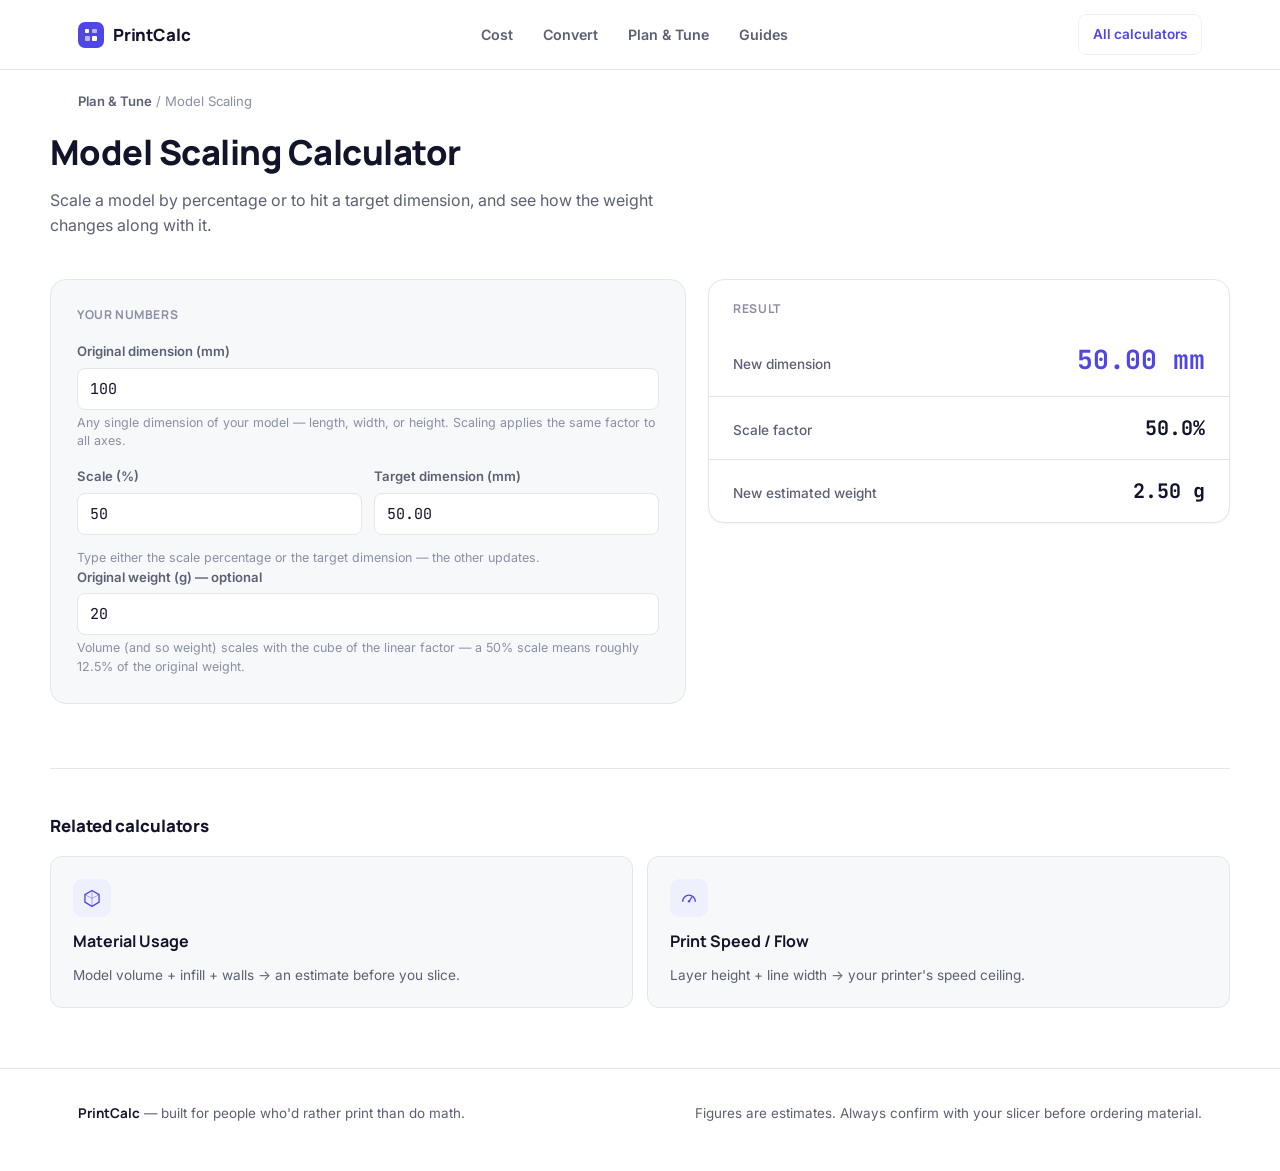
<file: model-scaling.html>
<!DOCTYPE html>
<html lang="en">
<head>
<meta charset="UTF-8">
<meta name="viewport" content="width=device-width, initial-scale=1.0">
<title>Model Scaling Calculator — PrintCalc</title>
<meta name="description" content="Scale a 3D model by percentage or target dimension and see the new size and estimated weight. Free, instant.">
<link rel="icon" href="data:image/svg+xml,%3Csvg xmlns='http://www.w3.org/2000/svg' viewBox='0 0 20 20'%3E%3Crect x='1' y='1' width='18' height='18' rx='5' fill='%234F46E5'/%3E%3Crect x='4' y='4' width='5' height='5' rx='1' fill='white'/%3E%3Crect x='11' y='4' width='5' height='5' rx='1' fill='white' opacity='0.6'/%3E%3Crect x='4' y='11' width='5' height='5' rx='1' fill='white' opacity='0.6'/%3E%3Crect x='11' y='11' width='5' height='5' rx='1' fill='white'/%3E%3C/svg%3E">
<link rel="preconnect" href="https://fonts.googleapis.com">
<link rel="preconnect" href="https://fonts.gstatic.com" crossorigin>
<link href="https://fonts.googleapis.com/css2?family=Manrope:wght@700;800&amp;family=Inter:wght@400;500;600;700&amp;family=JetBrains+Mono:wght@400;500;600;700&amp;display=swap" rel="stylesheet">
<link rel="stylesheet" href="styles.css">
</head>
<body>

<nav class="nav">
  <div class="nav-inner">
    <a class="logo" href="index.html">
      <span class="mark"><svg width="14" height="14" viewBox="0 0 14 14" fill="none" aria-hidden="true"><rect x="1" y="1" width="4" height="4" rx="1" fill="currentColor"/><rect x="8" y="1" width="5" height="4" rx="1" fill="currentColor" opacity="0.6"/><rect x="1" y="8" width="5" height="5" rx="1" fill="currentColor" opacity="0.6"/><rect x="8" y="8" width="5" height="5" rx="1" fill="currentColor"/></svg></span>
      PrintCalc
    </a>
    <div class="nav-menu">
      <div class="nav-item">
        <a href="index.html#cost">Cost</a>
        <div class="dropdown"><div class="dropdown-inner">
          <a href="filament-cost.html">Filament Cost</a>
          <a href="print-time-cost.html">Print Time &amp; Electricity</a>
          <a href="total-print-cost.html">Total Print Cost</a>
        </div></div>
      </div>
      <div class="nav-item">
        <a href="index.html#convert">Convert</a>
        <div class="dropdown"><div class="dropdown-inner">
          <a href="weight-length.html">Weight ⇄ Length</a>
          <a href="temperature.html">Temperature</a>
          <a href="spool-remaining.html">Spool Remaining</a>
        </div></div>
      </div>
      <div class="nav-item">
        <a href="index.html#plan">Plan &amp; Tune</a>
        <div class="dropdown"><div class="dropdown-inner">
          <a href="material-usage.html">Material Usage</a>
          <a href="model-scaling.html">Model Scaling</a>
          <a href="print-speed.html">Print Speed / Flow</a>
        </div></div>
      </div>
      <div class="nav-item">
        <a href="guides.html">Guides</a>
      </div>
    </div>
    <a class="nav-all" href="index.html#cost">All calculators</a>
  </div>
</nav>

<div class="wrap breadcrumb"><a href="index.html#plan">Plan &amp; Tune</a> / Model Scaling</div>
<div class="wrap page-head">
  <h1>Model Scaling Calculator</h1>
  <p>Scale a model by percentage or to hit a target dimension, and see how the weight changes along with it.</p>
</div>

<div class="wrap calc-layout">
  <div class="panel">
    <p class="panel-title">Your numbers</p>
    <div class="field">
      <label for="ms-original">Original dimension (mm)</label>
      <input type="number" id="ms-original" step="0.1" min="0.01" value="100" inputmode="decimal">
      <p class="field-hint">Any single dimension of your model — length, width, or height. Scaling applies the same factor to all axes.</p>
    </div>
    <div class="field-row">
      <div class="field">
        <label for="ms-scale">Scale (%)</label>
        <input type="number" id="ms-scale" step="1" min="0" value="50" inputmode="decimal">
      </div>
      <div class="field">
        <label for="ms-target">Target dimension (mm)</label>
        <input type="number" id="ms-target" step="0.1" min="0" value="0" inputmode="decimal">
      </div>
    </div>
    <p class="field-hint">Type either the scale percentage or the target dimension — the other updates.</p>
    <div class="field">
      <label for="ms-weight">Original weight (g) — optional</label>
      <input type="number" id="ms-weight" step="0.1" min="0" value="20" inputmode="decimal">
      <p class="field-hint">Volume (and so weight) scales with the cube of the linear factor — a 50% scale means roughly 12.5% of the original weight.</p>
    </div>
  </div>
  <div class="results-panel" aria-live="polite">
    <p class="panel-title">Result</p>
    <div class="result-row primary">
      <span class="result-label">New dimension</span>
      <span class="result-value" id="ms-new-dim">50.00 mm</span>
    </div>
    <div class="result-row">
      <span class="result-label">Scale factor</span>
      <span class="result-value" id="ms-scale-out">50.0%</span>
    </div>
    <div class="result-row">
      <span class="result-label">New estimated weight</span>
      <span class="result-value" id="ms-new-weight">2.50 g</span>
    </div>
  </div>
</div>

<div class="wrap related">
  <h2>Related calculators</h2>
  <div class="related-grid">
    <a class="card" href="material-usage.html">
      <span class="icon-badge"><svg width="20" height="20" viewBox="0 0 24 24" fill="none" aria-hidden="true"><path d="M12 3L20.5 8V17L12 22L3.5 17V8L12 3Z" stroke="currentColor" stroke-width="1.6" stroke-linejoin="round"/><path d="M12 3V12.5M12 12.5L20.5 8M12 12.5L3.5 8M12 12.5V22" stroke="currentColor" stroke-width="1.1" opacity="0.5"/></svg></span>
      <h3>Material Usage</h3>
      <p>Model volume + infill + walls → an estimate before you slice.</p>
    </a>
    <a class="card" href="print-speed.html">
      <span class="icon-badge"><svg width="20" height="20" viewBox="0 0 24 24" fill="none" aria-hidden="true"><path d="M4.5 16a7.5 7.5 0 1 1 15 0" stroke="currentColor" stroke-width="1.6" stroke-linecap="round"/><path d="M12 16L15.5 10.8" stroke="currentColor" stroke-width="1.6" stroke-linecap="round"/><circle cx="12" cy="16" r="1.4" fill="currentColor"/></svg></span>
      <h3>Print Speed / Flow</h3>
      <p>Layer height + line width → your printer's speed ceiling.</p>
    </a>
  </div>
</div>

<footer>
  <div class="wrap footer-inner">
    <span><strong>PrintCalc</strong> — built for people who'd rather print than do math.</span>
    <span>Figures are estimates. Always confirm with your slicer before ordering material.</span>
  </div>
</footer>

<script>
  var $ = function(id){ return document.getElementById(id); };
  var fmt = function(n, d){ d = d === undefined ? 2 : d; return isFinite(n) ? n.toFixed(d) : (0).toFixed(d); };
  var msLastEdited = 'scale';
  function calc(source){
    var original = parseFloat($('ms-original').value) || 0;
    var origWeight = parseFloat($('ms-weight').value) || 0;
    var scalePct;
    if (source === 'scale'){
      scalePct = parseFloat($('ms-scale').value) || 0;
      var newDim = original * (scalePct / 100);
      $('ms-target').value = fmt(newDim, 2);
    } else {
      var target = parseFloat($('ms-target').value) || 0;
      scalePct = original > 0 ? (target / original) * 100 : 0;
      $('ms-scale').value = fmt(scalePct, 1);
    }
    var newDimension = original * (scalePct / 100);
    var newWeight = origWeight * Math.pow(scalePct / 100, 3);
    $('ms-new-dim').textContent = fmt(newDimension, 2) + ' mm';
    $('ms-scale-out').textContent = fmt(scalePct, 1) + '%';
    $('ms-new-weight').textContent = fmt(newWeight, 2) + ' g';
  }
  $('ms-scale').addEventListener('input', function(){ msLastEdited = 'scale'; calc('scale'); });
  $('ms-target').addEventListener('input', function(){ msLastEdited = 'target'; calc('target'); });
  $('ms-original').addEventListener('input', function(){ calc(msLastEdited); });
  $('ms-weight').addEventListener('input', function(){ calc(msLastEdited); });
  calc('scale');
</script>

</body>
</html>
</file>
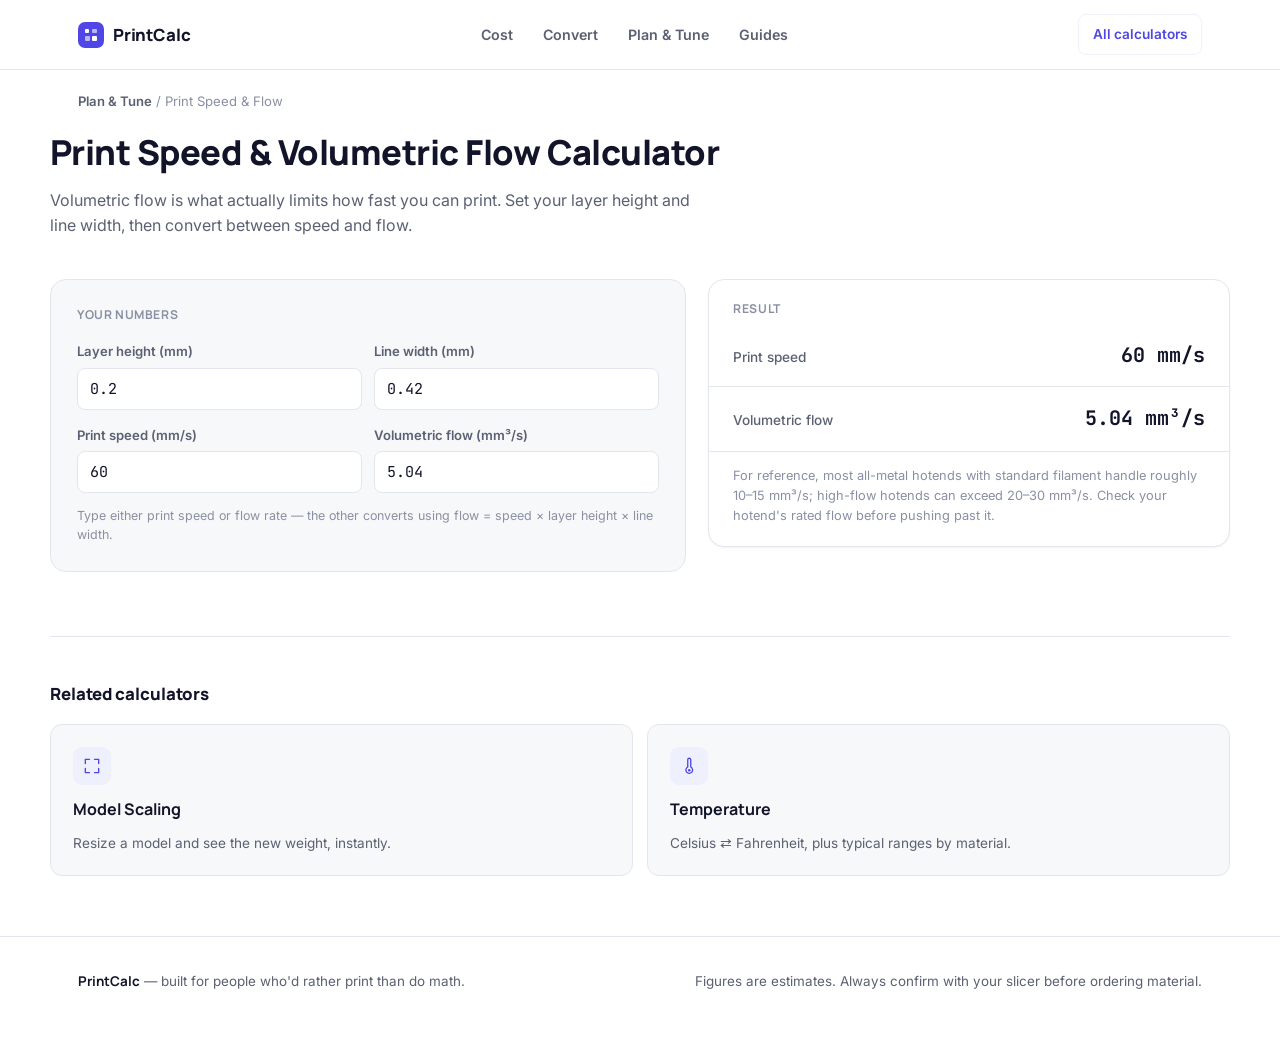
<file: print-speed.html>
<!DOCTYPE html>
<html lang="en">
<head>
<meta charset="UTF-8">
<meta name="viewport" content="width=device-width, initial-scale=1.0">
<title>Print Speed &amp; Volumetric Flow Calculator — PrintCalc</title>
<meta name="description" content="Calculate print speed from volumetric flow rate, or flow rate from speed, using layer height and line width. Free, instant.">
<link rel="icon" href="data:image/svg+xml,%3Csvg xmlns='http://www.w3.org/2000/svg' viewBox='0 0 20 20'%3E%3Crect x='1' y='1' width='18' height='18' rx='5' fill='%234F46E5'/%3E%3Crect x='4' y='4' width='5' height='5' rx='1' fill='white'/%3E%3Crect x='11' y='4' width='5' height='5' rx='1' fill='white' opacity='0.6'/%3E%3Crect x='4' y='11' width='5' height='5' rx='1' fill='white' opacity='0.6'/%3E%3Crect x='11' y='11' width='5' height='5' rx='1' fill='white'/%3E%3C/svg%3E">
<link rel="preconnect" href="https://fonts.googleapis.com">
<link rel="preconnect" href="https://fonts.gstatic.com" crossorigin>
<link href="https://fonts.googleapis.com/css2?family=Manrope:wght@700;800&amp;family=Inter:wght@400;500;600;700&amp;family=JetBrains+Mono:wght@400;500;600;700&amp;display=swap" rel="stylesheet">
<link rel="stylesheet" href="styles.css">
</head>
<body>

<nav class="nav">
  <div class="nav-inner">
    <a class="logo" href="index.html">
      <span class="mark"><svg width="14" height="14" viewBox="0 0 14 14" fill="none" aria-hidden="true"><rect x="1" y="1" width="4" height="4" rx="1" fill="currentColor"/><rect x="8" y="1" width="5" height="4" rx="1" fill="currentColor" opacity="0.6"/><rect x="1" y="8" width="5" height="5" rx="1" fill="currentColor" opacity="0.6"/><rect x="8" y="8" width="5" height="5" rx="1" fill="currentColor"/></svg></span>
      PrintCalc
    </a>
    <div class="nav-menu">
      <div class="nav-item">
        <a href="index.html#cost">Cost</a>
        <div class="dropdown"><div class="dropdown-inner">
          <a href="filament-cost.html">Filament Cost</a>
          <a href="print-time-cost.html">Print Time &amp; Electricity</a>
          <a href="total-print-cost.html">Total Print Cost</a>
        </div></div>
      </div>
      <div class="nav-item">
        <a href="index.html#convert">Convert</a>
        <div class="dropdown"><div class="dropdown-inner">
          <a href="weight-length.html">Weight ⇄ Length</a>
          <a href="temperature.html">Temperature</a>
          <a href="spool-remaining.html">Spool Remaining</a>
        </div></div>
      </div>
      <div class="nav-item">
        <a href="index.html#plan">Plan &amp; Tune</a>
        <div class="dropdown"><div class="dropdown-inner">
          <a href="material-usage.html">Material Usage</a>
          <a href="model-scaling.html">Model Scaling</a>
          <a href="print-speed.html">Print Speed / Flow</a>
        </div></div>
      </div>
      <div class="nav-item">
        <a href="guides.html">Guides</a>
      </div>
    </div>
    <a class="nav-all" href="index.html#cost">All calculators</a>
  </div>
</nav>

<div class="wrap breadcrumb"><a href="index.html#plan">Plan &amp; Tune</a> / Print Speed &amp; Flow</div>
<div class="wrap page-head">
  <h1>Print Speed &amp; Volumetric Flow Calculator</h1>
  <p>Volumetric flow is what actually limits how fast you can print. Set your layer height and line width, then convert between speed and flow.</p>
</div>

<div class="wrap calc-layout">
  <div class="panel">
    <p class="panel-title">Your numbers</p>
    <div class="field-row">
      <div class="field">
        <label for="ps-layer">Layer height (mm)</label>
        <input type="number" id="ps-layer" step="0.01" min="0.01" value="0.2" inputmode="decimal">
      </div>
      <div class="field">
        <label for="ps-line">Line width (mm)</label>
        <input type="number" id="ps-line" step="0.01" min="0.01" value="0.42" inputmode="decimal">
      </div>
    </div>
    <div class="field-row">
      <div class="field">
        <label for="ps-speed">Print speed (mm/s)</label>
        <input type="number" id="ps-speed" step="1" min="0" value="60" inputmode="decimal">
      </div>
      <div class="field">
        <label for="ps-flow">Volumetric flow (mm³/s)</label>
        <input type="number" id="ps-flow" step="0.1" min="0" value="0" inputmode="decimal">
      </div>
    </div>
    <p class="field-hint">Type either print speed or flow rate — the other converts using flow = speed × layer height × line width.</p>
  </div>
  <div class="results-panel" aria-live="polite">
    <p class="panel-title">Result</p>
    <div class="result-row">
      <span class="result-label">Print speed</span>
      <span class="result-value" id="ps-readout-speed">60 mm/s</span>
    </div>
    <div class="result-row">
      <span class="result-label">Volumetric flow</span>
      <span class="result-value" id="ps-readout-flow">5.04 mm³/s</span>
    </div>
    <p class="calc-note">For reference, most all-metal hotends with standard filament handle roughly 10–15 mm³/s; high-flow hotends can exceed 20–30 mm³/s. Check your hotend's rated flow before pushing past it.</p>
  </div>
</div>

<div class="wrap related">
  <h2>Related calculators</h2>
  <div class="related-grid">
    <a class="card" href="model-scaling.html">
      <span class="icon-badge"><svg width="20" height="20" viewBox="0 0 24 24" fill="none" aria-hidden="true"><path d="M9 4H4V9" stroke="currentColor" stroke-width="1.6" stroke-linecap="round" stroke-linejoin="round"/><path d="M15 4H20V9" stroke="currentColor" stroke-width="1.6" stroke-linecap="round" stroke-linejoin="round"/><path d="M9 20H4V15" stroke="currentColor" stroke-width="1.6" stroke-linecap="round" stroke-linejoin="round"/><path d="M15 20H20V15" stroke="currentColor" stroke-width="1.6" stroke-linecap="round" stroke-linejoin="round"/></svg></span>
      <h3>Model Scaling</h3>
      <p>Resize a model and see the new weight, instantly.</p>
    </a>
    <a class="card" href="temperature.html">
      <span class="icon-badge"><svg width="20" height="20" viewBox="0 0 24 24" fill="none" aria-hidden="true"><path d="M10.5 4.5a1.8 1.8 0 0 1 3.6 0v8.7a4 4 0 1 1-3.6 0V4.5Z" stroke="currentColor" stroke-width="1.6" stroke-linejoin="round"/><circle cx="12.3" cy="17" r="1.5" fill="currentColor"/></svg></span>
      <h3>Temperature</h3>
      <p>Celsius ⇄ Fahrenheit, plus typical ranges by material.</p>
    </a>
  </div>
</div>

<footer>
  <div class="wrap footer-inner">
    <span><strong>PrintCalc</strong> — built for people who'd rather print than do math.</span>
    <span>Figures are estimates. Always confirm with your slicer before ordering material.</span>
  </div>
</footer>

<script>
  var $ = function(id){ return document.getElementById(id); };
  var fmt = function(n, d){ d = d === undefined ? 2 : d; return isFinite(n) ? n.toFixed(d) : (0).toFixed(d); };
  function calc(source){
    var layer = parseFloat($('ps-layer').value) || 0;
    var line = parseFloat($('ps-line').value) || 0;
    var area = layer * line;
    if (source === 'speed'){
      var speed = parseFloat($('ps-speed').value) || 0;
      var flow = speed * area;
      $('ps-flow').value = fmt(flow, 2);
    } else {
      var flowIn = parseFloat($('ps-flow').value) || 0;
      var speedOut = area > 0 ? flowIn / area : 0;
      $('ps-speed').value = fmt(speedOut, 1);
    }
    $('ps-readout-speed').textContent = $('ps-speed').value + ' mm/s';
    $('ps-readout-flow').textContent = $('ps-flow').value + ' mm³/s';
  }
  $('ps-speed').addEventListener('input', function(){ calc('speed'); });
  $('ps-flow').addEventListener('input', function(){ calc('flow'); });
  $('ps-layer').addEventListener('input', function(){ calc('speed'); });
  $('ps-line').addEventListener('input', function(){ calc('speed'); });
  calc('speed');
</script>

</body>
</html>
</file>
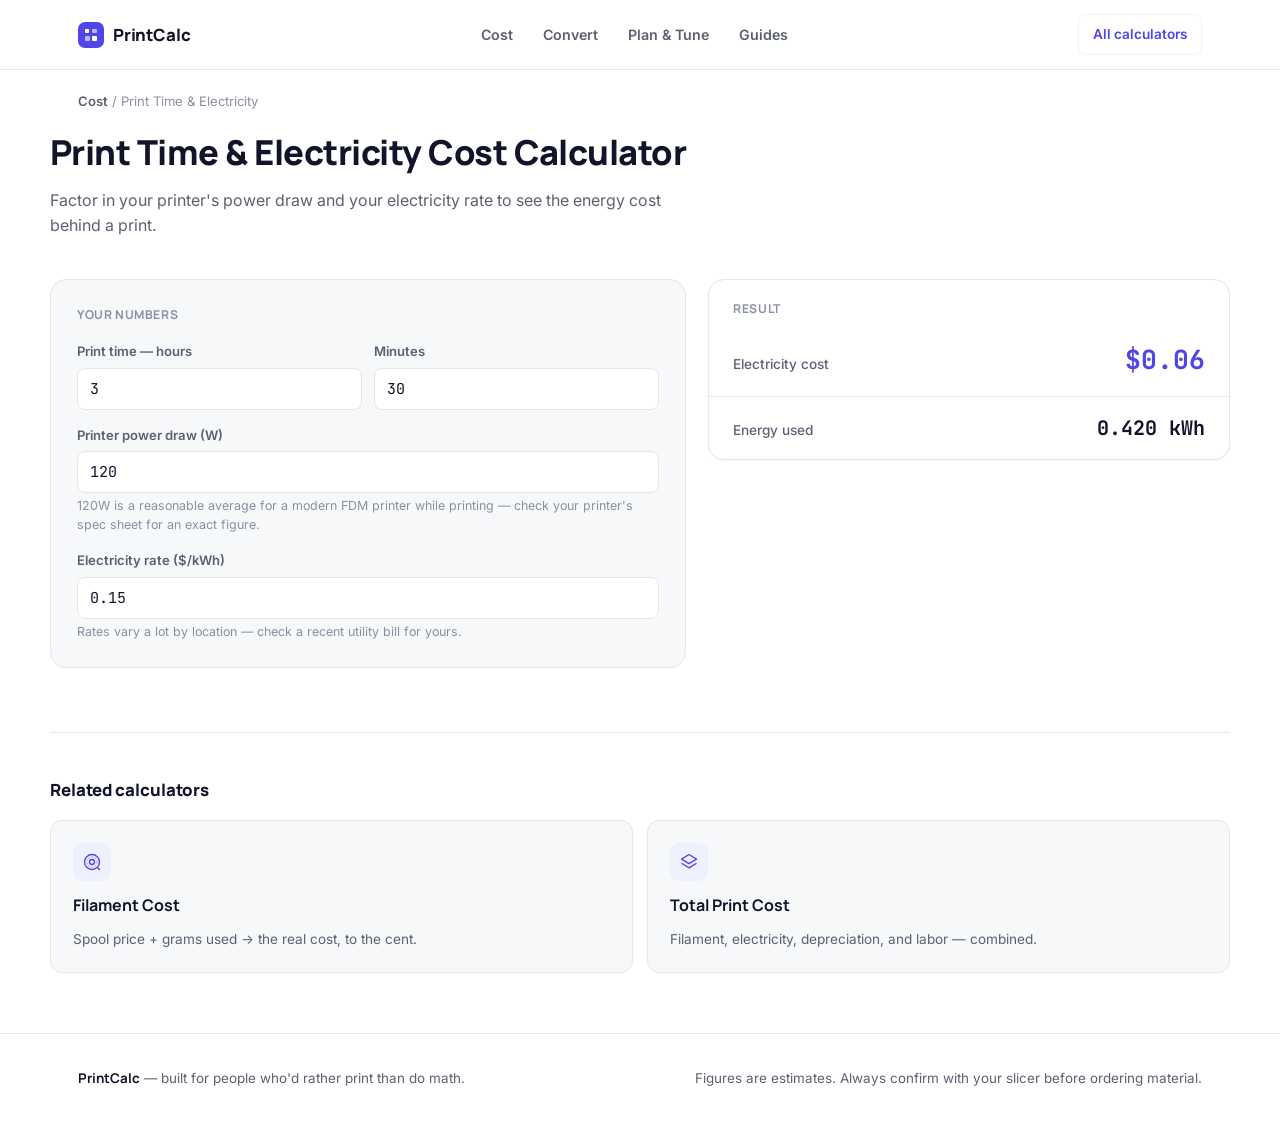
<file: print-time-cost.html>
<!DOCTYPE html>
<html lang="en">
<head>
<meta charset="UTF-8">
<meta name="viewport" content="width=device-width, initial-scale=1.0">
<title>Print Time &amp; Electricity Cost Calculator — PrintCalc</title>
<meta name="description" content="Calculate the electricity cost of a 3D print from your printer's power draw and print time. Free, instant.">
<link rel="icon" href="data:image/svg+xml,%3Csvg xmlns='http://www.w3.org/2000/svg' viewBox='0 0 20 20'%3E%3Crect x='1' y='1' width='18' height='18' rx='5' fill='%234F46E5'/%3E%3Crect x='4' y='4' width='5' height='5' rx='1' fill='white'/%3E%3Crect x='11' y='4' width='5' height='5' rx='1' fill='white' opacity='0.6'/%3E%3Crect x='4' y='11' width='5' height='5' rx='1' fill='white' opacity='0.6'/%3E%3Crect x='11' y='11' width='5' height='5' rx='1' fill='white'/%3E%3C/svg%3E">
<link rel="preconnect" href="https://fonts.googleapis.com">
<link rel="preconnect" href="https://fonts.gstatic.com" crossorigin>
<link href="https://fonts.googleapis.com/css2?family=Manrope:wght@700;800&amp;family=Inter:wght@400;500;600;700&amp;family=JetBrains+Mono:wght@400;500;600;700&amp;display=swap" rel="stylesheet">
<link rel="stylesheet" href="styles.css">
</head>
<body>

<nav class="nav">
  <div class="nav-inner">
    <a class="logo" href="index.html">
      <span class="mark"><svg width="14" height="14" viewBox="0 0 14 14" fill="none" aria-hidden="true"><rect x="1" y="1" width="4" height="4" rx="1" fill="currentColor"/><rect x="8" y="1" width="5" height="4" rx="1" fill="currentColor" opacity="0.6"/><rect x="1" y="8" width="5" height="5" rx="1" fill="currentColor" opacity="0.6"/><rect x="8" y="8" width="5" height="5" rx="1" fill="currentColor"/></svg></span>
      PrintCalc
    </a>
    <div class="nav-menu">
      <div class="nav-item">
        <a href="index.html#cost">Cost</a>
        <div class="dropdown"><div class="dropdown-inner">
          <a href="filament-cost.html">Filament Cost</a>
          <a href="print-time-cost.html">Print Time &amp; Electricity</a>
          <a href="total-print-cost.html">Total Print Cost</a>
        </div></div>
      </div>
      <div class="nav-item">
        <a href="index.html#convert">Convert</a>
        <div class="dropdown"><div class="dropdown-inner">
          <a href="weight-length.html">Weight ⇄ Length</a>
          <a href="temperature.html">Temperature</a>
          <a href="spool-remaining.html">Spool Remaining</a>
        </div></div>
      </div>
      <div class="nav-item">
        <a href="index.html#plan">Plan &amp; Tune</a>
        <div class="dropdown"><div class="dropdown-inner">
          <a href="material-usage.html">Material Usage</a>
          <a href="model-scaling.html">Model Scaling</a>
          <a href="print-speed.html">Print Speed / Flow</a>
        </div></div>
      </div>
      <div class="nav-item">
        <a href="guides.html">Guides</a>
      </div>
    </div>
    <a class="nav-all" href="index.html#cost">All calculators</a>
  </div>
</nav>

<div class="wrap breadcrumb"><a href="index.html#cost">Cost</a> / Print Time &amp; Electricity</div>
<div class="wrap page-head">
  <h1>Print Time &amp; Electricity Cost Calculator</h1>
  <p>Factor in your printer's power draw and your electricity rate to see the energy cost behind a print.</p>
</div>

<div class="wrap calc-layout">
  <div class="panel">
    <p class="panel-title">Your numbers</p>
    <div class="field-row">
      <div class="field">
        <label for="pt-hours">Print time — hours</label>
        <input type="number" id="pt-hours" step="1" min="0" value="3" inputmode="decimal">
      </div>
      <div class="field">
        <label for="pt-minutes">Minutes</label>
        <input type="number" id="pt-minutes" step="1" min="0" max="59" value="30" inputmode="decimal">
      </div>
    </div>
    <div class="field">
      <label for="pt-watts">Printer power draw (W)</label>
      <input type="number" id="pt-watts" step="1" min="0" value="120" inputmode="decimal">
      <p class="field-hint">120W is a reasonable average for a modern FDM printer while printing — check your printer's spec sheet for an exact figure.</p>
    </div>
    <div class="field">
      <label for="pt-rate">Electricity rate ($/kWh)</label>
      <input type="number" id="pt-rate" step="0.01" min="0" value="0.15" inputmode="decimal">
      <p class="field-hint">Rates vary a lot by location — check a recent utility bill for yours.</p>
    </div>
  </div>
  <div class="results-panel" aria-live="polite">
    <p class="panel-title">Result</p>
    <div class="result-row primary">
      <span class="result-label">Electricity cost</span>
      <span class="result-value" id="pt-cost">$0.06</span>
    </div>
    <div class="result-row">
      <span class="result-label">Energy used</span>
      <span class="result-value" id="pt-kwh">0.420 kWh</span>
    </div>
  </div>
</div>

<div class="wrap related">
  <h2>Related calculators</h2>
  <div class="related-grid">
    <a class="card" href="filament-cost.html">
      <span class="icon-badge"><svg width="20" height="20" viewBox="0 0 24 24" fill="none" aria-hidden="true"><circle cx="12" cy="12" r="9" stroke="currentColor" stroke-width="1.6"/><circle cx="12" cy="12" r="6.2" stroke="currentColor" stroke-width="1" stroke-dasharray="2 2" opacity="0.6"/><circle cx="12" cy="12" r="3" stroke="currentColor" stroke-width="1.6"/><path d="M18.5 18.5L21 21" stroke="currentColor" stroke-width="1.6" stroke-linecap="round"/></svg></span>
      <h3>Filament Cost</h3>
      <p>Spool price + grams used → the real cost, to the cent.</p>
    </a>
    <a class="card" href="total-print-cost.html">
      <span class="icon-badge"><svg width="20" height="20" viewBox="0 0 24 24" fill="none" aria-hidden="true"><path d="M12 3L21 8.5L12 14L3 8.5L12 3Z" stroke="currentColor" stroke-width="1.6" stroke-linejoin="round"/><path d="M3 13.5L12 19L21 13.5" stroke="currentColor" stroke-width="1.6" stroke-linejoin="round"/></svg></span>
      <h3>Total Print Cost</h3>
      <p>Filament, electricity, depreciation, and labor — combined.</p>
    </a>
  </div>
</div>

<footer>
  <div class="wrap footer-inner">
    <span><strong>PrintCalc</strong> — built for people who'd rather print than do math.</span>
    <span>Figures are estimates. Always confirm with your slicer before ordering material.</span>
  </div>
</footer>

<script>
  var $ = function(id){ return document.getElementById(id); };
  var fmt = function(n, d){ d = d === undefined ? 2 : d; return isFinite(n) ? n.toFixed(d) : (0).toFixed(d); };
  function calc(){
    var hours = parseFloat($('pt-hours').value) || 0;
    var minutes = parseFloat($('pt-minutes').value) || 0;
    var watts = parseFloat($('pt-watts').value) || 0;
    var rate = parseFloat($('pt-rate').value) || 0;
    var totalHours = hours + minutes / 60;
    var kWh = (watts / 1000) * totalHours;
    var cost = kWh * rate;
    $('pt-kwh').textContent = fmt(kWh, 3) + ' kWh';
    $('pt-cost').textContent = '$' + fmt(cost, 2);
  }
  ['pt-hours','pt-minutes','pt-watts','pt-rate'].forEach(function(id){ $(id).addEventListener('input', calc); });
  calc();
</script>

</body>
</html>
</file>
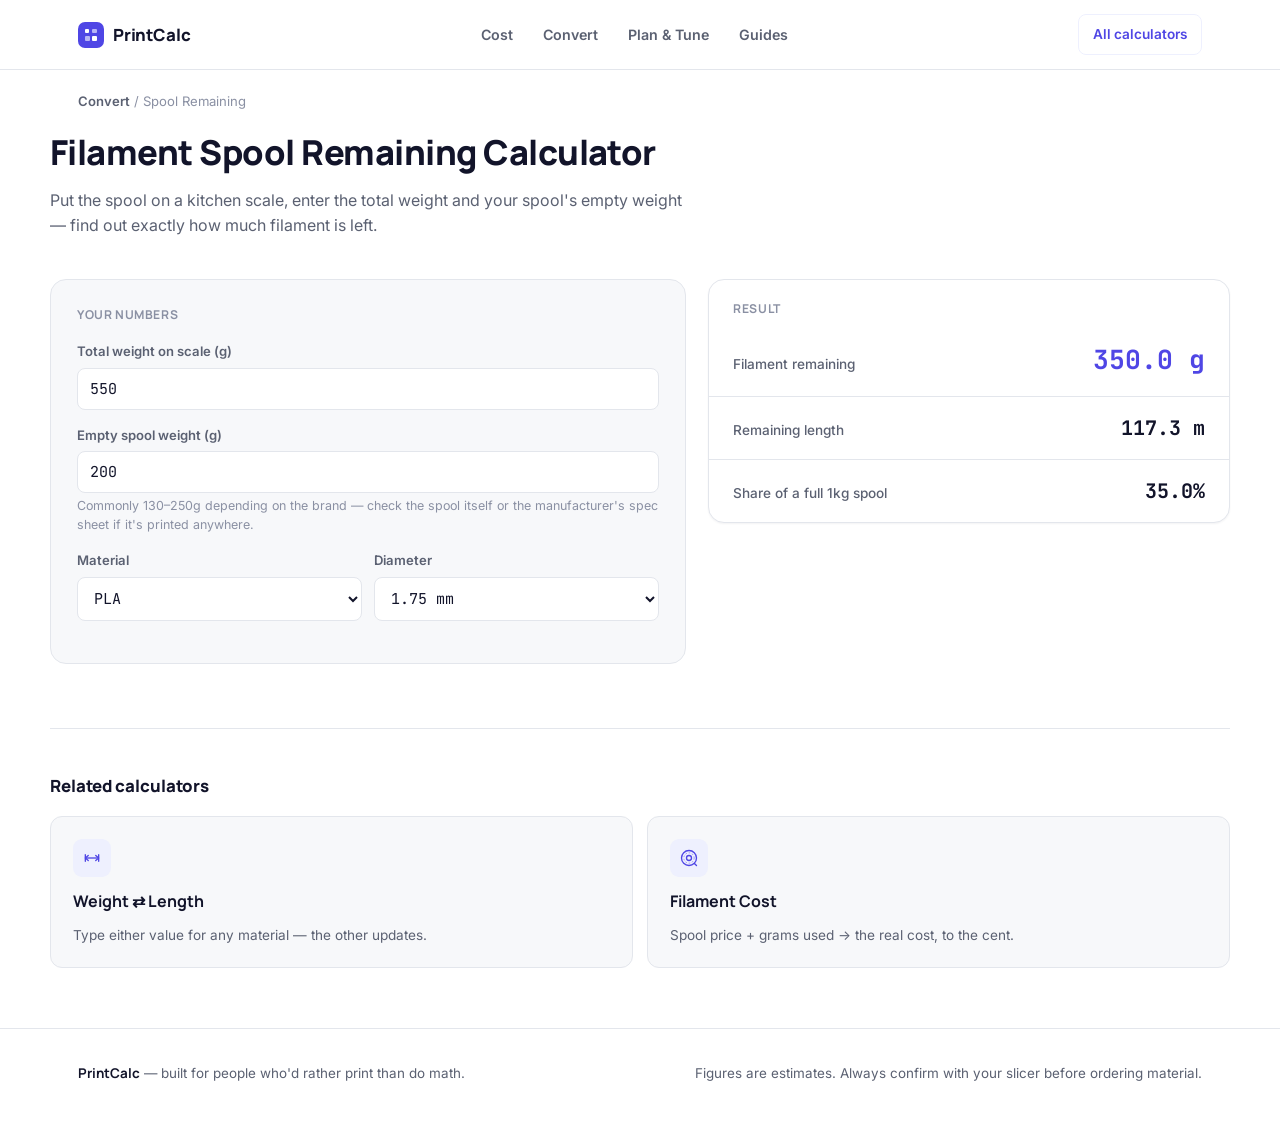
<file: spool-remaining.html>
<!DOCTYPE html>
<html lang="en">
<head>
<meta charset="UTF-8">
<meta name="viewport" content="width=device-width, initial-scale=1.0">
<title>Filament Spool Remaining Calculator — PrintCalc</title>
<meta name="description" content="Weigh your spool and find out exactly how much filament weight and length you have left. Free, instant.">
<link rel="icon" href="data:image/svg+xml,%3Csvg xmlns='http://www.w3.org/2000/svg' viewBox='0 0 20 20'%3E%3Crect x='1' y='1' width='18' height='18' rx='5' fill='%234F46E5'/%3E%3Crect x='4' y='4' width='5' height='5' rx='1' fill='white'/%3E%3Crect x='11' y='4' width='5' height='5' rx='1' fill='white' opacity='0.6'/%3E%3Crect x='4' y='11' width='5' height='5' rx='1' fill='white' opacity='0.6'/%3E%3Crect x='11' y='11' width='5' height='5' rx='1' fill='white'/%3E%3C/svg%3E">
<link rel="preconnect" href="https://fonts.googleapis.com">
<link rel="preconnect" href="https://fonts.gstatic.com" crossorigin>
<link href="https://fonts.googleapis.com/css2?family=Manrope:wght@700;800&amp;family=Inter:wght@400;500;600;700&amp;family=JetBrains+Mono:wght@400;500;600;700&amp;display=swap" rel="stylesheet">
<link rel="stylesheet" href="styles.css">
</head>
<body>

<nav class="nav">
  <div class="nav-inner">
    <a class="logo" href="index.html">
      <span class="mark"><svg width="14" height="14" viewBox="0 0 14 14" fill="none" aria-hidden="true"><rect x="1" y="1" width="4" height="4" rx="1" fill="currentColor"/><rect x="8" y="1" width="5" height="4" rx="1" fill="currentColor" opacity="0.6"/><rect x="1" y="8" width="5" height="5" rx="1" fill="currentColor" opacity="0.6"/><rect x="8" y="8" width="5" height="5" rx="1" fill="currentColor"/></svg></span>
      PrintCalc
    </a>
    <div class="nav-menu">
      <div class="nav-item">
        <a href="index.html#cost">Cost</a>
        <div class="dropdown"><div class="dropdown-inner">
          <a href="filament-cost.html">Filament Cost</a>
          <a href="print-time-cost.html">Print Time &amp; Electricity</a>
          <a href="total-print-cost.html">Total Print Cost</a>
        </div></div>
      </div>
      <div class="nav-item">
        <a href="index.html#convert">Convert</a>
        <div class="dropdown"><div class="dropdown-inner">
          <a href="weight-length.html">Weight ⇄ Length</a>
          <a href="temperature.html">Temperature</a>
          <a href="spool-remaining.html">Spool Remaining</a>
        </div></div>
      </div>
      <div class="nav-item">
        <a href="index.html#plan">Plan &amp; Tune</a>
        <div class="dropdown"><div class="dropdown-inner">
          <a href="material-usage.html">Material Usage</a>
          <a href="model-scaling.html">Model Scaling</a>
          <a href="print-speed.html">Print Speed / Flow</a>
        </div></div>
      </div>
      <div class="nav-item">
        <a href="guides.html">Guides</a>
      </div>
    </div>
    <a class="nav-all" href="index.html#cost">All calculators</a>
  </div>
</nav>

<div class="wrap breadcrumb"><a href="index.html#convert">Convert</a> / Spool Remaining</div>
<div class="wrap page-head">
  <h1>Filament Spool Remaining Calculator</h1>
  <p>Put the spool on a kitchen scale, enter the total weight and your spool's empty weight — find out exactly how much filament is left.</p>
</div>

<div class="wrap calc-layout">
  <div class="panel">
    <p class="panel-title">Your numbers</p>
    <div class="field">
      <label for="sr-total">Total weight on scale (g)</label>
      <input type="number" id="sr-total" step="1" min="0" value="550" inputmode="decimal">
    </div>
    <div class="field">
      <label for="sr-tare">Empty spool weight (g)</label>
      <input type="number" id="sr-tare" step="1" min="0" value="200" inputmode="decimal">
      <p class="field-hint">Commonly 130–250g depending on the brand — check the spool itself or the manufacturer's spec sheet if it's printed anywhere.</p>
    </div>
    <div class="field-row">
      <div class="field">
        <label for="sr-material">Material</label>
        <select id="sr-material">
          <option value="PLA" selected>PLA</option>
          <option value="PETG">PETG</option>
          <option value="ABS">ABS</option>
          <option value="TPU">TPU (flexible)</option>
          <option value="NYLON">Nylon</option>
          <option value="ASA">ASA</option>
          <option value="CUSTOM">Custom density…</option>
        </select>
      </div>
      <div class="field">
        <label for="sr-diameter">Diameter</label>
        <select id="sr-diameter">
          <option value="1.75" selected>1.75 mm</option>
          <option value="2.85">2.85 mm</option>
        </select>
      </div>
    </div>
    <div class="field" id="sr-custom-density-field" style="display:none;">
      <label for="sr-custom-density">Custom density (g/cm³)</label>
      <input type="number" id="sr-custom-density" step="0.01" min="0.1" value="1.24" inputmode="decimal">
    </div>
  </div>
  <div class="results-panel" aria-live="polite">
    <p class="panel-title">Result</p>
    <div class="result-row primary">
      <span class="result-label">Filament remaining</span>
      <span class="result-value" id="sr-weight">350.0 g</span>
    </div>
    <div class="result-row">
      <span class="result-label">Remaining length</span>
      <span class="result-value" id="sr-length">117.3 m</span>
    </div>
    <div class="result-row">
      <span class="result-label">Share of a full 1kg spool</span>
      <span class="result-value" id="sr-percent">35.0%</span>
    </div>
  </div>
</div>

<div class="wrap related">
  <h2>Related calculators</h2>
  <div class="related-grid">
    <a class="card" href="weight-length.html">
      <span class="icon-badge"><svg width="20" height="20" viewBox="0 0 24 24" fill="none" aria-hidden="true"><path d="M4 8V16" stroke="currentColor" stroke-width="1.6" stroke-linecap="round"/><path d="M20 8V16" stroke="currentColor" stroke-width="1.6" stroke-linecap="round"/><path d="M4 12H20" stroke="currentColor" stroke-width="1.6"/><path d="M7.5 9L4 12L7.5 15" stroke="currentColor" stroke-width="1.6" stroke-linecap="round" stroke-linejoin="round"/><path d="M16.5 9L20 12L16.5 15" stroke="currentColor" stroke-width="1.6" stroke-linecap="round" stroke-linejoin="round"/></svg></span>
      <h3>Weight ⇄ Length</h3>
      <p>Type either value for any material — the other updates.</p>
    </a>
    <a class="card" href="filament-cost.html">
      <span class="icon-badge"><svg width="20" height="20" viewBox="0 0 24 24" fill="none" aria-hidden="true"><circle cx="12" cy="12" r="9" stroke="currentColor" stroke-width="1.6"/><circle cx="12" cy="12" r="6.2" stroke="currentColor" stroke-width="1" stroke-dasharray="2 2" opacity="0.6"/><circle cx="12" cy="12" r="3" stroke="currentColor" stroke-width="1.6"/><path d="M18.5 18.5L21 21" stroke="currentColor" stroke-width="1.6" stroke-linecap="round"/></svg></span>
      <h3>Filament Cost</h3>
      <p>Spool price + grams used → the real cost, to the cent.</p>
    </a>
  </div>
</div>

<footer>
  <div class="wrap footer-inner">
    <span><strong>PrintCalc</strong> — built for people who'd rather print than do math.</span>
    <span>Figures are estimates. Always confirm with your slicer before ordering material.</span>
  </div>
</footer>

<script>
  var $ = function(id){ return document.getElementById(id); };
  var fmt = function(n, d){ d = d === undefined ? 1 : d; return isFinite(n) ? n.toFixed(d) : (0).toFixed(d); };
  var DENSITY = { PLA:1.24, PETG:1.27, ABS:1.04, TPU:1.21, NYLON:1.14, ASA:1.07 };
  function density(){
    var sel = $('sr-material').value;
    if (sel === 'CUSTOM') return parseFloat($('sr-custom-density').value) || 1.24;
    return DENSITY[sel];
  }
  function calc(){
    var total = parseFloat($('sr-total').value) || 0;
    var tare = parseFloat($('sr-tare').value) || 0;
    var remainingG = Math.max(0, total - tare);
    var d = density();
    var dMm = parseFloat($('sr-diameter').value) || 1.75;
    var rCm = (dMm / 10) / 2;
    var area = Math.PI * rCm * rCm;
    var volume = remainingG / d;
    var lengthM = area > 0 ? (volume / area) / 100 : 0;
    var percent = (remainingG / 1000) * 100;
    $('sr-weight').textContent = fmt(remainingG, 1) + ' g';
    $('sr-length').textContent = fmt(lengthM, 1) + ' m';
    $('sr-percent').textContent = fmt(percent, 1) + '%';
  }
  ['sr-total','sr-tare','sr-diameter','sr-custom-density'].forEach(function(id){ $(id).addEventListener('input', calc); });
  $('sr-material').addEventListener('change', function(){
    $('sr-custom-density-field').style.display = $('sr-material').value === 'CUSTOM' ? 'flex' : 'none';
    calc();
  });
  calc();
</script>

</body>
</html>
</file>
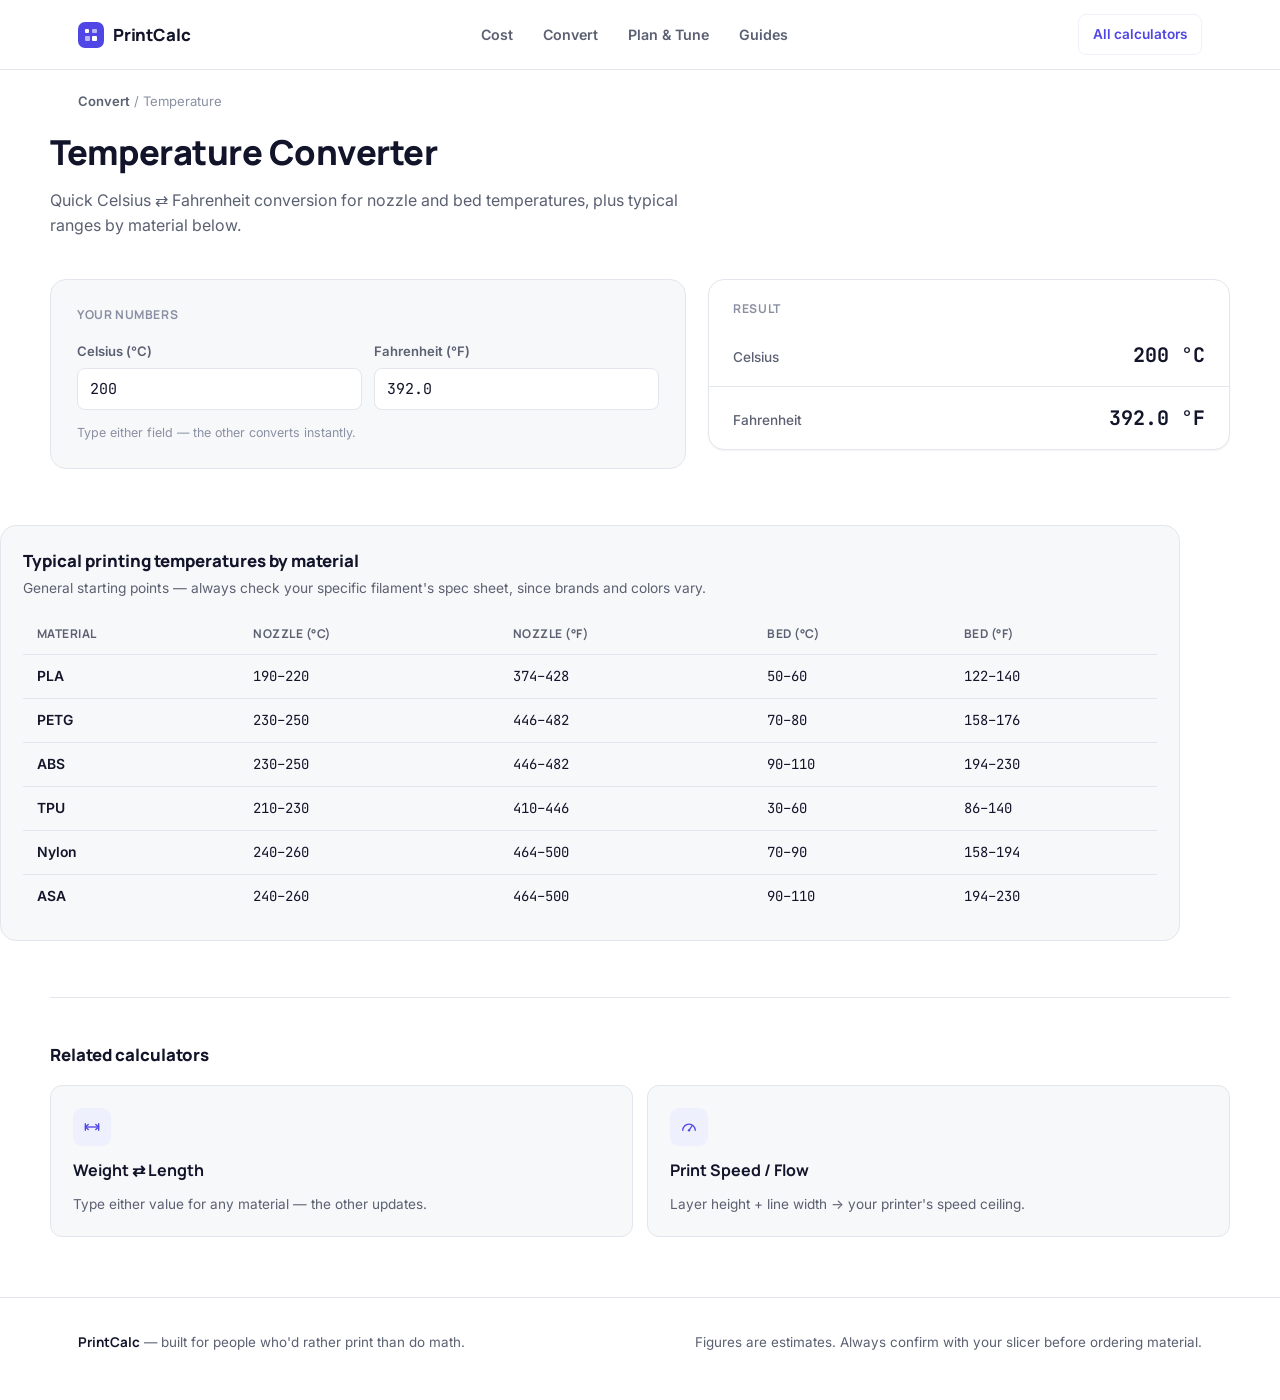
<file: temperature.html>
<!DOCTYPE html>
<html lang="en">
<head>
<meta charset="UTF-8">
<meta name="viewport" content="width=device-width, initial-scale=1.0">
<title>Temperature Converter for 3D Printing — PrintCalc</title>
<meta name="description" content="Convert Celsius to Fahrenheit for nozzle and bed temperatures, plus typical temperature ranges by filament material.">
<link rel="icon" href="data:image/svg+xml,%3Csvg xmlns='http://www.w3.org/2000/svg' viewBox='0 0 20 20'%3E%3Crect x='1' y='1' width='18' height='18' rx='5' fill='%234F46E5'/%3E%3Crect x='4' y='4' width='5' height='5' rx='1' fill='white'/%3E%3Crect x='11' y='4' width='5' height='5' rx='1' fill='white' opacity='0.6'/%3E%3Crect x='4' y='11' width='5' height='5' rx='1' fill='white' opacity='0.6'/%3E%3Crect x='11' y='11' width='5' height='5' rx='1' fill='white'/%3E%3C/svg%3E">
<link rel="preconnect" href="https://fonts.googleapis.com">
<link rel="preconnect" href="https://fonts.gstatic.com" crossorigin>
<link href="https://fonts.googleapis.com/css2?family=Manrope:wght@700;800&amp;family=Inter:wght@400;500;600;700&amp;family=JetBrains+Mono:wght@400;500;600;700&amp;display=swap" rel="stylesheet">
<link rel="stylesheet" href="styles.css">
</head>
<body>

<nav class="nav">
  <div class="nav-inner">
    <a class="logo" href="index.html">
      <span class="mark"><svg width="14" height="14" viewBox="0 0 14 14" fill="none" aria-hidden="true"><rect x="1" y="1" width="4" height="4" rx="1" fill="currentColor"/><rect x="8" y="1" width="5" height="4" rx="1" fill="currentColor" opacity="0.6"/><rect x="1" y="8" width="5" height="5" rx="1" fill="currentColor" opacity="0.6"/><rect x="8" y="8" width="5" height="5" rx="1" fill="currentColor"/></svg></span>
      PrintCalc
    </a>
    <div class="nav-menu">
      <div class="nav-item">
        <a href="index.html#cost">Cost</a>
        <div class="dropdown"><div class="dropdown-inner">
          <a href="filament-cost.html">Filament Cost</a>
          <a href="print-time-cost.html">Print Time &amp; Electricity</a>
          <a href="total-print-cost.html">Total Print Cost</a>
        </div></div>
      </div>
      <div class="nav-item">
        <a href="index.html#convert">Convert</a>
        <div class="dropdown"><div class="dropdown-inner">
          <a href="weight-length.html">Weight ⇄ Length</a>
          <a href="temperature.html">Temperature</a>
          <a href="spool-remaining.html">Spool Remaining</a>
        </div></div>
      </div>
      <div class="nav-item">
        <a href="index.html#plan">Plan &amp; Tune</a>
        <div class="dropdown"><div class="dropdown-inner">
          <a href="material-usage.html">Material Usage</a>
          <a href="model-scaling.html">Model Scaling</a>
          <a href="print-speed.html">Print Speed / Flow</a>
        </div></div>
      </div>
      <div class="nav-item">
        <a href="guides.html">Guides</a>
      </div>
    </div>
    <a class="nav-all" href="index.html#cost">All calculators</a>
  </div>
</nav>

<div class="wrap breadcrumb"><a href="index.html#convert">Convert</a> / Temperature</div>
<div class="wrap page-head">
  <h1>Temperature Converter</h1>
  <p>Quick Celsius ⇄ Fahrenheit conversion for nozzle and bed temperatures, plus typical ranges by material below.</p>
</div>

<div class="wrap calc-layout">
  <div class="panel">
    <p class="panel-title">Your numbers</p>
    <div class="field-row">
      <div class="field">
        <label for="tp-c">Celsius (°C)</label>
        <input type="number" id="tp-c" step="1" value="200" inputmode="decimal">
      </div>
      <div class="field">
        <label for="tp-f">Fahrenheit (°F)</label>
        <input type="number" id="tp-f" step="1" value="0" inputmode="decimal">
      </div>
    </div>
    <p class="field-hint">Type either field — the other converts instantly.</p>
  </div>
  <div class="results-panel" aria-live="polite">
    <p class="panel-title">Result</p>
    <div class="result-row">
      <span class="result-label">Celsius</span>
      <span class="result-value" id="tp-readout-c">200 °C</span>
    </div>
    <div class="result-row">
      <span class="result-label">Fahrenheit</span>
      <span class="result-value" id="tp-readout-f">392 °F</span>
    </div>
  </div>
</div>

<div class="wrap ref-wrap">
  <h2>Typical printing temperatures by material</h2>
  <p>General starting points — always check your specific filament's spec sheet, since brands and colors vary.</p>
  <table class="ref-table">
    <thead>
      <tr><th>Material</th><th>Nozzle (°C)</th><th>Nozzle (°F)</th><th>Bed (°C)</th><th>Bed (°F)</th></tr>
    </thead>
    <tbody>
      <tr><td>PLA</td><td>190–220</td><td>374–428</td><td>50–60</td><td>122–140</td></tr>
      <tr><td>PETG</td><td>230–250</td><td>446–482</td><td>70–80</td><td>158–176</td></tr>
      <tr><td>ABS</td><td>230–250</td><td>446–482</td><td>90–110</td><td>194–230</td></tr>
      <tr><td>TPU</td><td>210–230</td><td>410–446</td><td>30–60</td><td>86–140</td></tr>
      <tr><td>Nylon</td><td>240–260</td><td>464–500</td><td>70–90</td><td>158–194</td></tr>
      <tr><td>ASA</td><td>240–260</td><td>464–500</td><td>90–110</td><td>194–230</td></tr>
    </tbody>
  </table>
</div>

<div class="wrap related">
  <h2>Related calculators</h2>
  <div class="related-grid">
    <a class="card" href="weight-length.html">
      <span class="icon-badge"><svg width="20" height="20" viewBox="0 0 24 24" fill="none" aria-hidden="true"><path d="M4 8V16" stroke="currentColor" stroke-width="1.6" stroke-linecap="round"/><path d="M20 8V16" stroke="currentColor" stroke-width="1.6" stroke-linecap="round"/><path d="M4 12H20" stroke="currentColor" stroke-width="1.6"/><path d="M7.5 9L4 12L7.5 15" stroke="currentColor" stroke-width="1.6" stroke-linecap="round" stroke-linejoin="round"/><path d="M16.5 9L20 12L16.5 15" stroke="currentColor" stroke-width="1.6" stroke-linecap="round" stroke-linejoin="round"/></svg></span>
      <h3>Weight ⇄ Length</h3>
      <p>Type either value for any material — the other updates.</p>
    </a>
    <a class="card" href="print-speed.html">
      <span class="icon-badge"><svg width="20" height="20" viewBox="0 0 24 24" fill="none" aria-hidden="true"><path d="M4.5 16a7.5 7.5 0 1 1 15 0" stroke="currentColor" stroke-width="1.6" stroke-linecap="round"/><path d="M12 16L15.5 10.8" stroke="currentColor" stroke-width="1.6" stroke-linecap="round"/><circle cx="12" cy="16" r="1.4" fill="currentColor"/></svg></span>
      <h3>Print Speed / Flow</h3>
      <p>Layer height + line width → your printer's speed ceiling.</p>
    </a>
  </div>
</div>

<footer>
  <div class="wrap footer-inner">
    <span><strong>PrintCalc</strong> — built for people who'd rather print than do math.</span>
    <span>Figures are estimates. Always confirm with your slicer before ordering material.</span>
  </div>
</footer>

<script>
  var $ = function(id){ return document.getElementById(id); };
  var fmt = function(n, d){ d = d === undefined ? 1 : d; return isFinite(n) ? n.toFixed(d) : (0).toFixed(d); };
  function calc(source){
    if (source === 'c'){
      var c = parseFloat($('tp-c').value) || 0;
      var f = c * 9 / 5 + 32;
      $('tp-f').value = fmt(f, 1);
    } else {
      var f2 = parseFloat($('tp-f').value) || 0;
      var c2 = (f2 - 32) * 5 / 9;
      $('tp-c').value = fmt(c2, 1);
    }
    $('tp-readout-c').textContent = $('tp-c').value + ' °C';
    $('tp-readout-f').textContent = $('tp-f').value + ' °F';
  }
  $('tp-c').addEventListener('input', function(){ calc('c'); });
  $('tp-f').addEventListener('input', function(){ calc('f'); });
  calc('c');
</script>

</body>
</html>
</file>
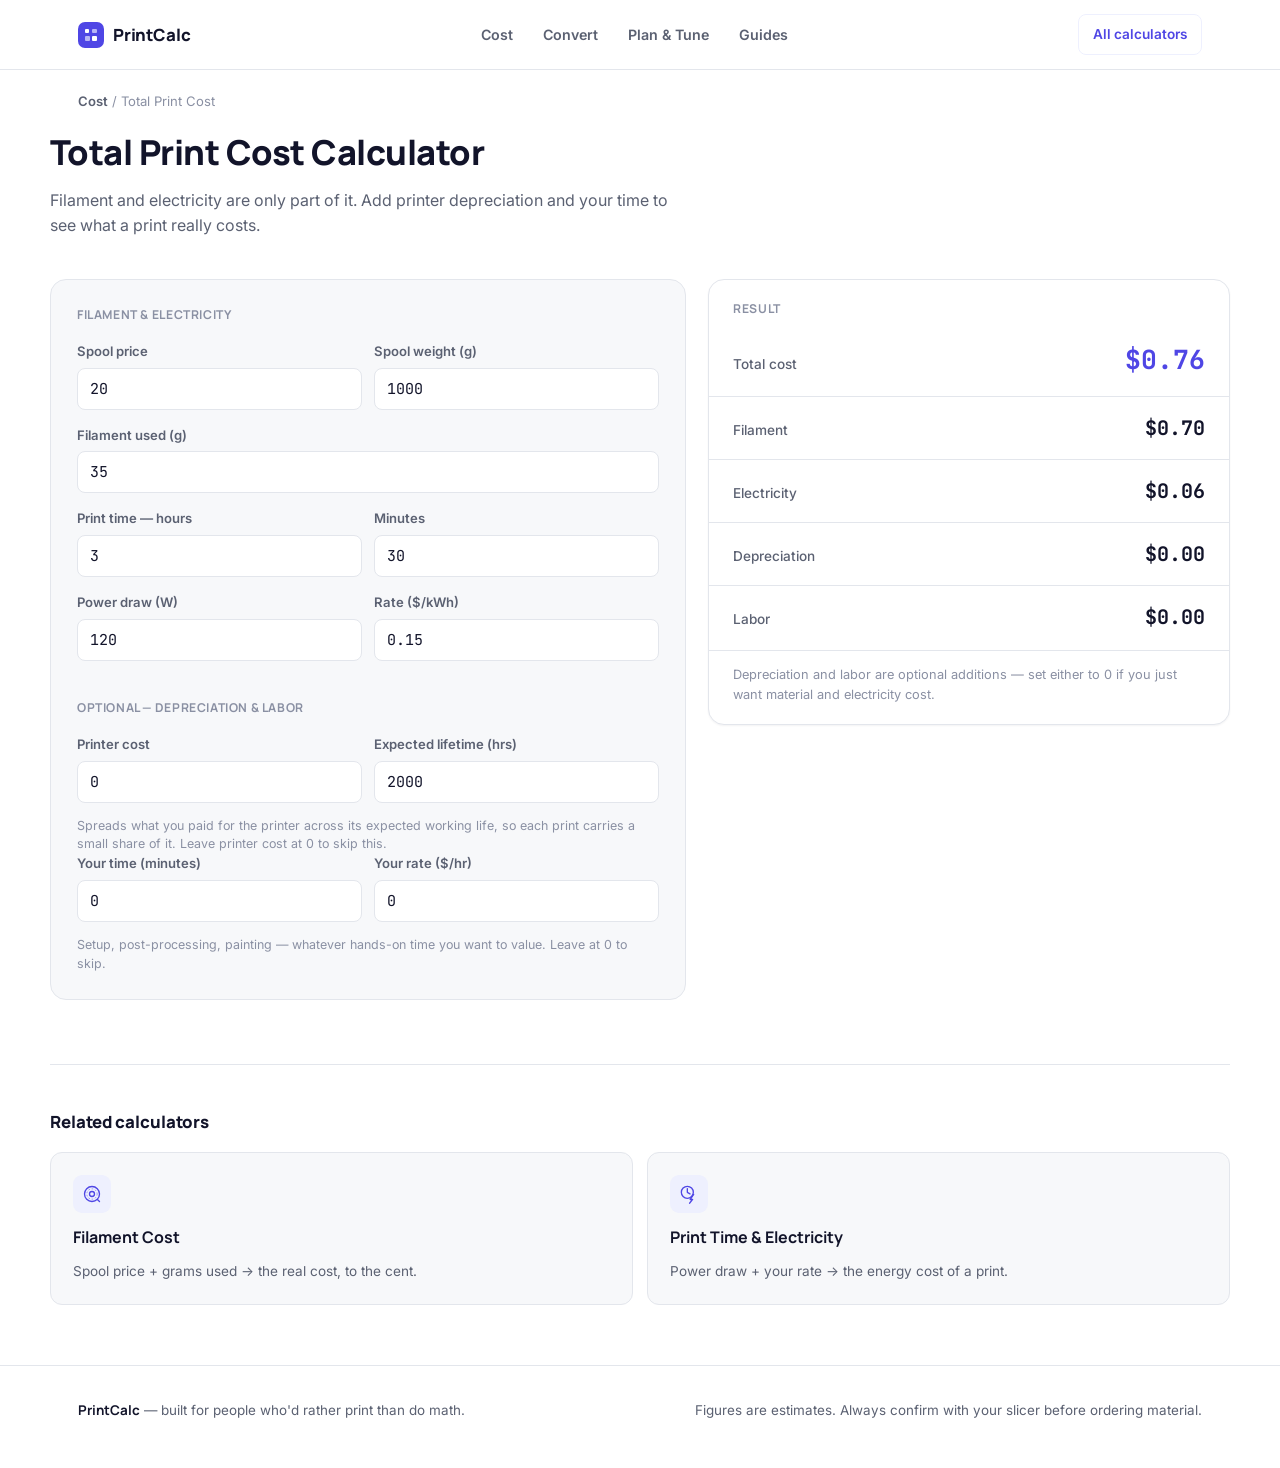
<file: total-print-cost.html>
<!DOCTYPE html>
<html lang="en">
<head>
<meta charset="UTF-8">
<meta name="viewport" content="width=device-width, initial-scale=1.0">
<title>Total Print Cost Calculator — PrintCalc</title>
<meta name="description" content="Combine filament cost, electricity, printer depreciation, and labor into one true cost per print. Free, instant.">
<link rel="icon" href="data:image/svg+xml,%3Csvg xmlns='http://www.w3.org/2000/svg' viewBox='0 0 20 20'%3E%3Crect x='1' y='1' width='18' height='18' rx='5' fill='%234F46E5'/%3E%3Crect x='4' y='4' width='5' height='5' rx='1' fill='white'/%3E%3Crect x='11' y='4' width='5' height='5' rx='1' fill='white' opacity='0.6'/%3E%3Crect x='4' y='11' width='5' height='5' rx='1' fill='white' opacity='0.6'/%3E%3Crect x='11' y='11' width='5' height='5' rx='1' fill='white'/%3E%3C/svg%3E">
<link rel="preconnect" href="https://fonts.googleapis.com">
<link rel="preconnect" href="https://fonts.gstatic.com" crossorigin>
<link href="https://fonts.googleapis.com/css2?family=Manrope:wght@700;800&amp;family=Inter:wght@400;500;600;700&amp;family=JetBrains+Mono:wght@400;500;600;700&amp;display=swap" rel="stylesheet">
<link rel="stylesheet" href="styles.css">
</head>
<body>

<nav class="nav">
  <div class="nav-inner">
    <a class="logo" href="index.html">
      <span class="mark"><svg width="14" height="14" viewBox="0 0 14 14" fill="none" aria-hidden="true"><rect x="1" y="1" width="4" height="4" rx="1" fill="currentColor"/><rect x="8" y="1" width="5" height="4" rx="1" fill="currentColor" opacity="0.6"/><rect x="1" y="8" width="5" height="5" rx="1" fill="currentColor" opacity="0.6"/><rect x="8" y="8" width="5" height="5" rx="1" fill="currentColor"/></svg></span>
      PrintCalc
    </a>
    <div class="nav-menu">
      <div class="nav-item">
        <a href="index.html#cost">Cost</a>
        <div class="dropdown"><div class="dropdown-inner">
          <a href="filament-cost.html">Filament Cost</a>
          <a href="print-time-cost.html">Print Time &amp; Electricity</a>
          <a href="total-print-cost.html">Total Print Cost</a>
        </div></div>
      </div>
      <div class="nav-item">
        <a href="index.html#convert">Convert</a>
        <div class="dropdown"><div class="dropdown-inner">
          <a href="weight-length.html">Weight ⇄ Length</a>
          <a href="temperature.html">Temperature</a>
          <a href="spool-remaining.html">Spool Remaining</a>
        </div></div>
      </div>
      <div class="nav-item">
        <a href="index.html#plan">Plan &amp; Tune</a>
        <div class="dropdown"><div class="dropdown-inner">
          <a href="material-usage.html">Material Usage</a>
          <a href="model-scaling.html">Model Scaling</a>
          <a href="print-speed.html">Print Speed / Flow</a>
        </div></div>
      </div>
      <div class="nav-item">
        <a href="guides.html">Guides</a>
      </div>
    </div>
    <a class="nav-all" href="index.html#cost">All calculators</a>
  </div>
</nav>

<div class="wrap breadcrumb"><a href="index.html#cost">Cost</a> / Total Print Cost</div>
<div class="wrap page-head">
  <h1>Total Print Cost Calculator</h1>
  <p>Filament and electricity are only part of it. Add printer depreciation and your time to see what a print really costs.</p>
</div>

<div class="wrap calc-layout">
  <div class="panel">
    <p class="panel-title">Filament &amp; electricity</p>
    <div class="field-row">
      <div class="field">
        <label for="tc-price">Spool price</label>
        <input type="number" id="tc-price" step="0.01" min="0" value="20" inputmode="decimal">
      </div>
      <div class="field">
        <label for="tc-spool-weight">Spool weight (g)</label>
        <input type="number" id="tc-spool-weight" step="1" min="1" value="1000" inputmode="decimal">
      </div>
    </div>
    <div class="field">
      <label for="tc-used">Filament used (g)</label>
      <input type="number" id="tc-used" step="0.1" min="0" value="35" inputmode="decimal">
    </div>
    <div class="field-row">
      <div class="field">
        <label for="tc-hours">Print time — hours</label>
        <input type="number" id="tc-hours" step="1" min="0" value="3" inputmode="decimal">
      </div>
      <div class="field">
        <label for="tc-minutes">Minutes</label>
        <input type="number" id="tc-minutes" step="1" min="0" max="59" value="30" inputmode="decimal">
      </div>
    </div>
    <div class="field-row">
      <div class="field">
        <label for="tc-watts">Power draw (W)</label>
        <input type="number" id="tc-watts" step="1" min="0" value="120" inputmode="decimal">
      </div>
      <div class="field">
        <label for="tc-rate">Rate ($/kWh)</label>
        <input type="number" id="tc-rate" step="0.01" min="0" value="0.15" inputmode="decimal">
      </div>
    </div>

    <p class="panel-title" style="margin-top:22px;">Optional — depreciation &amp; labor</p>
    <div class="field-row">
      <div class="field">
        <label for="tc-printer-cost">Printer cost</label>
        <input type="number" id="tc-printer-cost" step="1" min="0" value="0" inputmode="decimal">
      </div>
      <div class="field">
        <label for="tc-lifetime">Expected lifetime (hrs)</label>
        <input type="number" id="tc-lifetime" step="10" min="1" value="2000" inputmode="decimal">
      </div>
    </div>
    <p class="field-hint">Spreads what you paid for the printer across its expected working life, so each print carries a small share of it. Leave printer cost at 0 to skip this.</p>
    <div class="field-row">
      <div class="field">
        <label for="tc-labor-minutes">Your time (minutes)</label>
        <input type="number" id="tc-labor-minutes" step="1" min="0" value="0" inputmode="decimal">
      </div>
      <div class="field">
        <label for="tc-labor-rate">Your rate ($/hr)</label>
        <input type="number" id="tc-labor-rate" step="1" min="0" value="0" inputmode="decimal">
      </div>
    </div>
    <p class="field-hint">Setup, post-processing, painting — whatever hands-on time you want to value. Leave at 0 to skip.</p>
  </div>

  <div class="results-panel" aria-live="polite">
    <p class="panel-title">Result</p>
    <div class="result-row primary">
      <span class="result-label">Total cost</span>
      <span class="result-value" id="tc-total">$0.76</span>
    </div>
    <div class="result-row">
      <span class="result-label">Filament</span>
      <span class="result-value" id="tc-out-filament">$0.70</span>
    </div>
    <div class="result-row">
      <span class="result-label">Electricity</span>
      <span class="result-value" id="tc-out-electricity">$0.06</span>
    </div>
    <div class="result-row">
      <span class="result-label">Depreciation</span>
      <span class="result-value" id="tc-out-depreciation">$0.00</span>
    </div>
    <div class="result-row">
      <span class="result-label">Labor</span>
      <span class="result-value" id="tc-out-labor">$0.00</span>
    </div>
    <p class="calc-note">Depreciation and labor are optional additions — set either to 0 if you just want material and electricity cost.</p>
  </div>
</div>

<div class="wrap related">
  <h2>Related calculators</h2>
  <div class="related-grid">
    <a class="card" href="filament-cost.html">
      <span class="icon-badge"><svg width="20" height="20" viewBox="0 0 24 24" fill="none" aria-hidden="true"><circle cx="12" cy="12" r="9" stroke="currentColor" stroke-width="1.6"/><circle cx="12" cy="12" r="6.2" stroke="currentColor" stroke-width="1" stroke-dasharray="2 2" opacity="0.6"/><circle cx="12" cy="12" r="3" stroke="currentColor" stroke-width="1.6"/><path d="M18.5 18.5L21 21" stroke="currentColor" stroke-width="1.6" stroke-linecap="round"/></svg></span>
      <h3>Filament Cost</h3>
      <p>Spool price + grams used → the real cost, to the cent.</p>
    </a>
    <a class="card" href="print-time-cost.html">
      <span class="icon-badge"><svg width="20" height="20" viewBox="0 0 24 24" fill="none" aria-hidden="true"><circle cx="10" cy="10" r="7.2" stroke="currentColor" stroke-width="1.6"/><path d="M10 5.5V10L13.2 11.8" stroke="currentColor" stroke-width="1.6" stroke-linecap="round" stroke-linejoin="round"/><path d="M17.5 12.5L13.5 18.5L16.3 18.5L12.8 23" stroke="currentColor" stroke-width="1.7" stroke-linecap="round" stroke-linejoin="round"/></svg></span>
      <h3>Print Time &amp; Electricity</h3>
      <p>Power draw + your rate → the energy cost of a print.</p>
    </a>
  </div>
</div>

<footer>
  <div class="wrap footer-inner">
    <span><strong>PrintCalc</strong> — built for people who'd rather print than do math.</span>
    <span>Figures are estimates. Always confirm with your slicer before ordering material.</span>
  </div>
</footer>

<script>
  var $ = function(id){ return document.getElementById(id); };
  var fmt = function(n, d){ d = d === undefined ? 2 : d; return isFinite(n) ? n.toFixed(d) : (0).toFixed(d); };
  function calc(){
    var price = parseFloat($('tc-price').value) || 0;
    var spoolWeight = parseFloat($('tc-spool-weight').value) || 0;
    var used = parseFloat($('tc-used').value) || 0;
    var hours = parseFloat($('tc-hours').value) || 0;
    var minutes = parseFloat($('tc-minutes').value) || 0;
    var watts = parseFloat($('tc-watts').value) || 0;
    var rate = parseFloat($('tc-rate').value) || 0;
    var printerCost = parseFloat($('tc-printer-cost').value) || 0;
    var lifetime = parseFloat($('tc-lifetime').value) || 0;
    var laborMinutes = parseFloat($('tc-labor-minutes').value) || 0;
    var laborRate = parseFloat($('tc-labor-rate').value) || 0;

    var totalHours = hours + minutes / 60;
    var filamentCost = spoolWeight > 0 ? (price / spoolWeight) * used : 0;
    var electricityCost = (watts / 1000) * totalHours * rate;
    var depreciationCost = lifetime > 0 ? (printerCost / lifetime) * totalHours : 0;
    var laborCost = (laborMinutes / 60) * laborRate;
    var total = filamentCost + electricityCost + depreciationCost + laborCost;

    $('tc-total').textContent = '$' + fmt(total, 2);
    $('tc-out-filament').textContent = '$' + fmt(filamentCost, 2);
    $('tc-out-electricity').textContent = '$' + fmt(electricityCost, 2);
    $('tc-out-depreciation').textContent = '$' + fmt(depreciationCost, 2);
    $('tc-out-labor').textContent = '$' + fmt(laborCost, 2);
  }
  ['tc-price','tc-spool-weight','tc-used','tc-hours','tc-minutes','tc-watts','tc-rate','tc-printer-cost','tc-lifetime','tc-labor-minutes','tc-labor-rate'].forEach(function(id){
    $(id).addEventListener('input', calc);
  });
  calc();
</script>

</body>
</html>
</file>
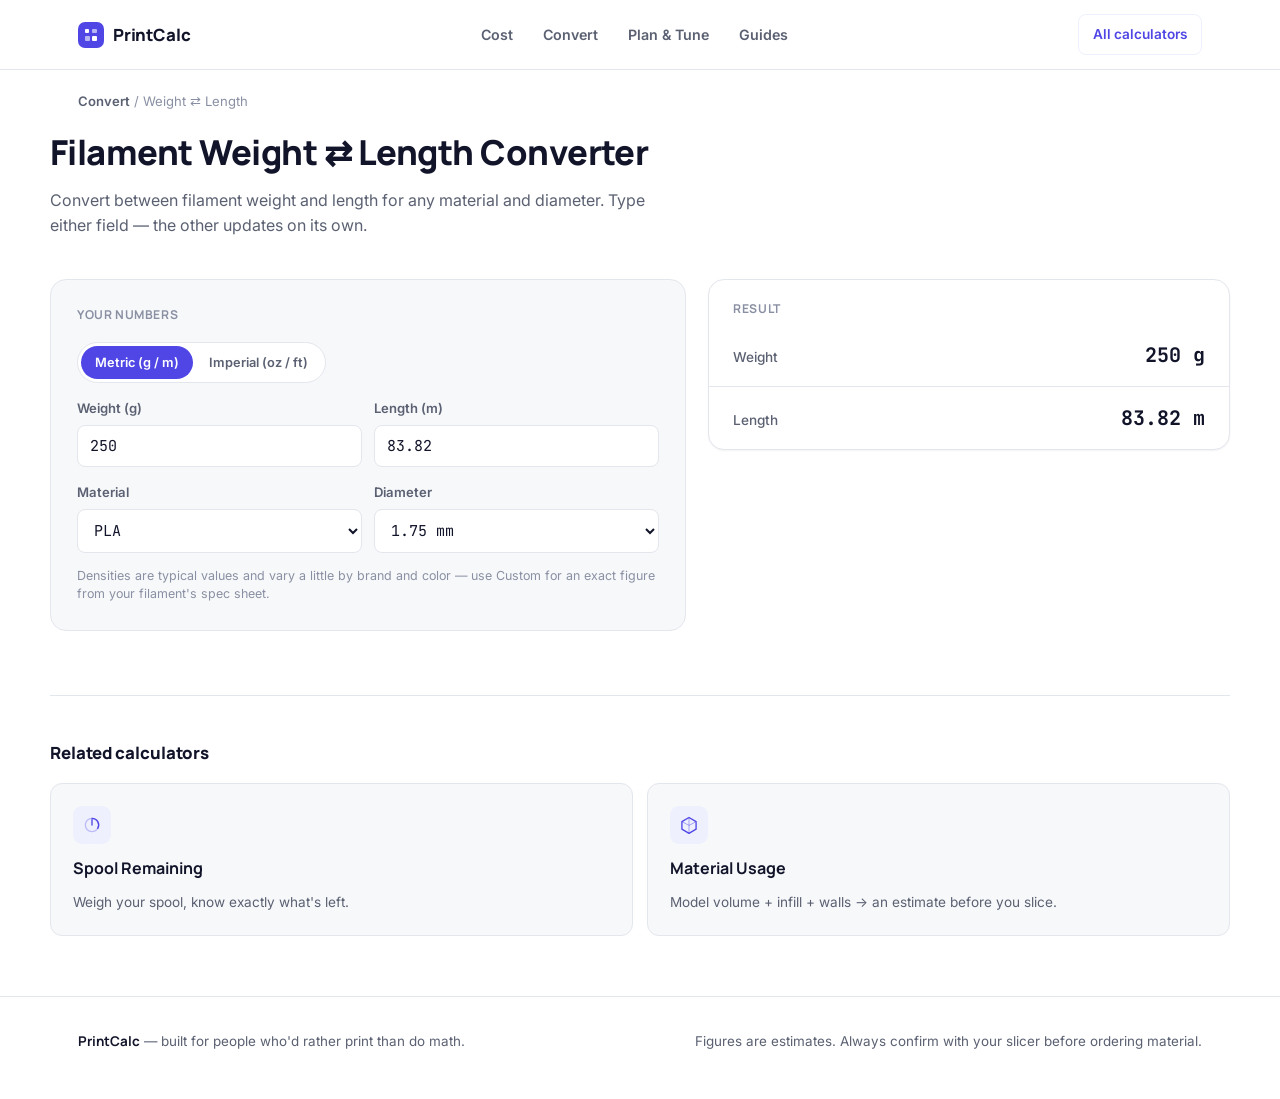
<file: weight-length.html>
<!DOCTYPE html>
<html lang="en">
<head>
<meta charset="UTF-8">
<meta name="viewport" content="width=device-width, initial-scale=1.0">
<title>Filament Weight ⇄ Length Converter — PrintCalc</title>
<meta name="description" content="Convert 3D printing filament between weight and length for any material and diameter. Free, instant, bidirectional.">
<link rel="icon" href="data:image/svg+xml,%3Csvg xmlns='http://www.w3.org/2000/svg' viewBox='0 0 20 20'%3E%3Crect x='1' y='1' width='18' height='18' rx='5' fill='%234F46E5'/%3E%3Crect x='4' y='4' width='5' height='5' rx='1' fill='white'/%3E%3Crect x='11' y='4' width='5' height='5' rx='1' fill='white' opacity='0.6'/%3E%3Crect x='4' y='11' width='5' height='5' rx='1' fill='white' opacity='0.6'/%3E%3Crect x='11' y='11' width='5' height='5' rx='1' fill='white'/%3E%3C/svg%3E">
<link rel="preconnect" href="https://fonts.googleapis.com">
<link rel="preconnect" href="https://fonts.gstatic.com" crossorigin>
<link href="https://fonts.googleapis.com/css2?family=Manrope:wght@700;800&amp;family=Inter:wght@400;500;600;700&amp;family=JetBrains+Mono:wght@400;500;600;700&amp;display=swap" rel="stylesheet">
<link rel="stylesheet" href="styles.css">
</head>
<body>

<nav class="nav">
  <div class="nav-inner">
    <a class="logo" href="index.html">
      <span class="mark"><svg width="14" height="14" viewBox="0 0 14 14" fill="none" aria-hidden="true"><rect x="1" y="1" width="4" height="4" rx="1" fill="currentColor"/><rect x="8" y="1" width="5" height="4" rx="1" fill="currentColor" opacity="0.6"/><rect x="1" y="8" width="5" height="5" rx="1" fill="currentColor" opacity="0.6"/><rect x="8" y="8" width="5" height="5" rx="1" fill="currentColor"/></svg></span>
      PrintCalc
    </a>
    <div class="nav-menu">
      <div class="nav-item">
        <a href="index.html#cost">Cost</a>
        <div class="dropdown"><div class="dropdown-inner">
          <a href="filament-cost.html">Filament Cost</a>
          <a href="print-time-cost.html">Print Time &amp; Electricity</a>
          <a href="total-print-cost.html">Total Print Cost</a>
        </div></div>
      </div>
      <div class="nav-item">
        <a href="index.html#convert">Convert</a>
        <div class="dropdown"><div class="dropdown-inner">
          <a href="weight-length.html">Weight ⇄ Length</a>
          <a href="temperature.html">Temperature</a>
          <a href="spool-remaining.html">Spool Remaining</a>
        </div></div>
      </div>
      <div class="nav-item">
        <a href="index.html#plan">Plan &amp; Tune</a>
        <div class="dropdown"><div class="dropdown-inner">
          <a href="material-usage.html">Material Usage</a>
          <a href="model-scaling.html">Model Scaling</a>
          <a href="print-speed.html">Print Speed / Flow</a>
        </div></div>
      </div>
      <div class="nav-item">
        <a href="guides.html">Guides</a>
      </div>
    </div>
    <a class="nav-all" href="index.html#cost">All calculators</a>
  </div>
</nav>

<div class="wrap breadcrumb"><a href="index.html#convert">Convert</a> / Weight ⇄ Length</div>
<div class="wrap page-head">
  <h1>Filament Weight ⇄ Length Converter</h1>
  <p>Convert between filament weight and length for any material and diameter. Type either field — the other updates on its own.</p>
</div>

<div class="wrap calc-layout">
  <div class="panel">
    <p class="panel-title">Your numbers</p>
    <div class="unit-toggle" role="group" aria-label="Units">
      <button type="button" class="wl-unit-btn" data-unit="metric" aria-pressed="true">Metric (g / m)</button>
      <button type="button" class="wl-unit-btn" data-unit="imperial" aria-pressed="false">Imperial (oz / ft)</button>
    </div>
    <div class="field-row">
      <div class="field">
        <label for="wl-weight">Weight (<span id="wl-weight-unit">g</span>)</label>
        <input type="number" id="wl-weight" step="0.1" min="0" value="250" inputmode="decimal">
      </div>
      <div class="field">
        <label for="wl-length">Length (<span id="wl-length-unit">m</span>)</label>
        <input type="number" id="wl-length" step="0.01" min="0" value="0" inputmode="decimal">
      </div>
    </div>
    <div class="field-row">
      <div class="field">
        <label for="wl-material">Material</label>
        <select id="wl-material">
          <option value="PLA" selected>PLA</option>
          <option value="PETG">PETG</option>
          <option value="ABS">ABS</option>
          <option value="TPU">TPU (flexible)</option>
          <option value="NYLON">Nylon</option>
          <option value="ASA">ASA</option>
          <option value="CUSTOM">Custom density…</option>
        </select>
      </div>
      <div class="field">
        <label for="wl-diameter">Diameter</label>
        <select id="wl-diameter">
          <option value="1.75" selected>1.75 mm</option>
          <option value="2.85">2.85 mm</option>
        </select>
      </div>
    </div>
    <div class="field" id="wl-custom-density-field" style="display:none;">
      <label for="wl-custom-density">Custom density (g/cm³)</label>
      <input type="number" id="wl-custom-density" step="0.01" min="0.1" value="1.24" inputmode="decimal">
    </div>
    <p class="field-hint">Densities are typical values and vary a little by brand and color — use Custom for an exact figure from your filament's spec sheet.</p>
  </div>
  <div class="results-panel" aria-live="polite">
    <p class="panel-title">Result</p>
    <div class="result-row">
      <span class="result-label">Weight</span>
      <span class="result-value" id="wl-readout-weight">250 g</span>
    </div>
    <div class="result-row">
      <span class="result-label">Length</span>
      <span class="result-value" id="wl-readout-length">— m</span>
    </div>
  </div>
</div>

<div class="wrap related">
  <h2>Related calculators</h2>
  <div class="related-grid">
    <a class="card" href="spool-remaining.html">
      <span class="icon-badge"><svg width="20" height="20" viewBox="0 0 24 24" fill="none" aria-hidden="true"><circle cx="12" cy="12" r="8" stroke="currentColor" stroke-width="1.6" opacity="0.3"/><path d="M12 4A8 8 0 0 1 18.9 16" stroke="currentColor" stroke-width="1.6" stroke-linecap="round"/><path d="M12 12L12 5.5" stroke="currentColor" stroke-width="1.6" stroke-linecap="round"/></svg></span>
      <h3>Spool Remaining</h3>
      <p>Weigh your spool, know exactly what's left.</p>
    </a>
    <a class="card" href="material-usage.html">
      <span class="icon-badge"><svg width="20" height="20" viewBox="0 0 24 24" fill="none" aria-hidden="true"><path d="M12 3L20.5 8V17L12 22L3.5 17V8L12 3Z" stroke="currentColor" stroke-width="1.6" stroke-linejoin="round"/><path d="M12 3V12.5M12 12.5L20.5 8M12 12.5L3.5 8M12 12.5V22" stroke="currentColor" stroke-width="1.1" opacity="0.5"/></svg></span>
      <h3>Material Usage</h3>
      <p>Model volume + infill + walls → an estimate before you slice.</p>
    </a>
  </div>
</div>

<footer>
  <div class="wrap footer-inner">
    <span><strong>PrintCalc</strong> — built for people who'd rather print than do math.</span>
    <span>Figures are estimates. Always confirm with your slicer before ordering material.</span>
  </div>
</footer>

<script>
  var $ = function(id){ return document.getElementById(id); };
  var fmt = function(n, d){ d = d === undefined ? 2 : d; return isFinite(n) ? n.toFixed(d) : (0).toFixed(d); };
  var DENSITY = { PLA:1.24, PETG:1.27, ABS:1.04, TPU:1.21, NYLON:1.14, ASA:1.07 };
  var wlUnit = 'metric';
  var wlLastEdited = 'weight';
  var G_PER_OZ = 28.349523125;
  var M_PER_FT = 0.3048;

  function density(){
    var sel = $('wl-material').value;
    if (sel === 'CUSTOM') return parseFloat($('wl-custom-density').value) || 1.24;
    return DENSITY[sel];
  }
  function areaCm2(){
    var dMm = parseFloat($('wl-diameter').value) || 1.75;
    var rCm = (dMm / 10) / 2;
    return Math.PI * rCm * rCm;
  }
  function toGrams(v){ return wlUnit === 'metric' ? v : v * G_PER_OZ; }
  function toMeters(v){ return wlUnit === 'metric' ? v : v * M_PER_FT; }
  function fromGrams(v){ return wlUnit === 'metric' ? v : v / G_PER_OZ; }
  function fromMeters(v){ return wlUnit === 'metric' ? v : v / M_PER_FT; }

  function calc(source){
    var d = density();
    var area = areaCm2();
    if (source === 'weight'){
      var grams = toGrams(parseFloat($('wl-weight').value) || 0);
      var volume = grams / d;
      var lengthM = area > 0 ? (volume / area) / 100 : 0;
      $('wl-length').value = fmt(fromMeters(lengthM), 2);
    } else {
      var meters = toMeters(parseFloat($('wl-length').value) || 0);
      var lengthCm = meters * 100;
      var vol = area * lengthCm;
      var g = vol * d;
      $('wl-weight').value = fmt(fromGrams(g), 2);
    }
    updateReadout();
  }
  function updateReadout(){
    var wUnit = wlUnit === 'metric' ? 'g' : 'oz';
    var lUnit = wlUnit === 'metric' ? 'm' : 'ft';
    $('wl-weight-unit').textContent = wUnit;
    $('wl-length-unit').textContent = lUnit;
    $('wl-readout-weight').textContent = $('wl-weight').value + ' ' + wUnit;
    $('wl-readout-length').textContent = $('wl-length').value + ' ' + lUnit;
  }
  $('wl-weight').addEventListener('input', function(){ wlLastEdited = 'weight'; calc('weight'); });
  $('wl-length').addEventListener('input', function(){ wlLastEdited = 'length'; calc('length'); });
  $('wl-diameter').addEventListener('input', function(){ calc(wlLastEdited); });
  $('wl-material').addEventListener('change', function(){
    $('wl-custom-density-field').style.display = $('wl-material').value === 'CUSTOM' ? 'flex' : 'none';
    calc(wlLastEdited);
  });
  $('wl-custom-density').addEventListener('input', function(){ calc(wlLastEdited); });
  document.querySelectorAll('.wl-unit-btn').forEach(function(btn){
    btn.addEventListener('click', function(){
      var newUnit = btn.getAttribute('data-unit');
      if (newUnit === wlUnit) return;
      var grams = toGrams(parseFloat($('wl-weight').value) || 0);
      var meters = toMeters(parseFloat($('wl-length').value) || 0);
      wlUnit = newUnit;
      $('wl-weight').value = fmt(fromGrams(grams), 2);
      $('wl-length').value = fmt(fromMeters(meters), 2);
      document.querySelectorAll('.wl-unit-btn').forEach(function(b){ b.setAttribute('aria-pressed', b === btn ? 'true' : 'false'); });
      updateReadout();
    });
  });
  calc('weight');
</script>

</body>
</html>
</file>
<file: styles.css>
/* ===================== Tokens ===================== */
:root{
  --bg:#FFFFFF;
  --surface:#F7F8FA;
  --surface-2:#F0F1F5;
  --border:#E3E6EC;
  --text:#12142A;
  --text-soft:#5B6172;
  --text-faint:#8A90A3;
  --accent:#4F46E5;
  --accent-deep:#3B32C4;
  --accent-soft:#EEF0FE;
  --radius-lg:16px;
  --radius:12px;
  --radius-sm:8px;
  --shadow-sm:0 1px 2px rgba(18,20,42,0.05);
  --shadow-md:0 6px 20px -6px rgba(18,20,42,0.12), 0 2px 6px -2px rgba(18,20,42,0.06);
  --shadow-lg:0 24px 48px -20px rgba(18,20,42,0.24);
  --font-display:'Manrope',sans-serif;
  --font-body:'Inter',sans-serif;
  --font-mono:'JetBrains Mono',monospace;
  --maxw:1180px;
}

/* ===================== Reset ===================== */
*,*::before,*::after{ box-sizing:border-box; }
html,body{ margin:0; padding:0; }
@media (prefers-reduced-motion:no-preference){ html{ scroll-behavior:smooth; } }
body{ background:var(--bg); color:var(--text); font-family:var(--font-body); -webkit-font-smoothing:antialiased; line-height:1.5; }
h1,h2,h3,p{ margin:0; }
a{ color:inherit; text-decoration:none; }
button{ font:inherit; cursor:pointer; background:none; border:none; color:inherit; }
img,svg{ display:block; max-width:100%; }
table{ border-collapse:collapse; }
:focus-visible{ outline:2px solid var(--accent); outline-offset:2px; border-radius:4px; }
.wrap{ max-width:var(--maxw); margin:0 auto; padding:0 28px; }

/* ===================== Nav ===================== */
.nav{ position:sticky; top:0; z-index:60; background:rgba(255,255,255,0.92); backdrop-filter:blur(10px); border-bottom:1px solid var(--border); }
.nav-inner{ max-width:var(--maxw); margin:0 auto; padding:14px 28px; display:flex; align-items:center; justify-content:space-between; gap:20px; }
.logo{ display:flex; align-items:center; gap:9px; font-family:var(--font-display); font-weight:800; font-size:1.05rem; letter-spacing:-0.01em; color:var(--text); flex-shrink:0; }
.logo .mark{ width:26px; height:26px; border-radius:7px; background:var(--accent); display:flex; align-items:center; justify-content:center; color:#fff; flex-shrink:0; }
.nav-menu{ display:flex; align-items:center; gap:2px; overflow-x:auto; scrollbar-width:none; }
.nav-menu::-webkit-scrollbar{ display:none; }
.nav-item{ position:relative; flex-shrink:0; }
.nav-item>a{ display:block; padding:10px 14px; border-radius:8px; font-size:0.89rem; font-weight:600; color:var(--text-soft); white-space:nowrap; }
.nav-item>a:hover{ color:var(--text); background:var(--surface); }
.dropdown{ position:absolute; top:100%; left:0; padding-top:10px; opacity:0; visibility:hidden; transform:translateY(4px); transition:opacity .15s ease,transform .15s ease,visibility .15s; }
.nav-item:hover .dropdown, .nav-item:focus-within .dropdown{ opacity:1; visibility:visible; transform:translateY(0); }
.dropdown-inner{ background:#fff; border:1px solid var(--border); border-radius:var(--radius); box-shadow:var(--shadow-lg); padding:8px; min-width:230px; }
.dropdown-inner a{ display:block; padding:9px 12px; border-radius:8px; font-size:0.85rem; font-weight:500; color:var(--text-soft); }
.dropdown-inner a:hover{ background:var(--surface); color:var(--text); }
.nav-all,.pill-link{ font-size:0.85rem; font-weight:600; color:var(--accent); padding:9px 14px; border:1px solid var(--accent-soft); border-radius:8px; white-space:nowrap; flex-shrink:0; display:inline-block; }
.nav-all:hover,.pill-link:hover{ background:var(--accent-soft); }

/* ===================== Hero (homepage) ===================== */
.hero{ padding:76px 0 60px; }
.hero-grid{ display:grid; grid-template-columns:1.05fr 0.95fr; gap:56px; align-items:center; }
.eyebrow{ display:inline-flex; align-items:center; gap:6px; font-family:var(--font-mono); font-size:0.7rem; letter-spacing:0.06em; text-transform:uppercase; color:var(--accent-deep); background:var(--accent-soft); padding:5px 11px; border-radius:999px; margin-bottom:18px; }
.hero h1{ font-family:var(--font-display); font-size:clamp(2.1rem,3.6vw,3rem); font-weight:800; line-height:1.08; letter-spacing:-0.02em; margin-bottom:18px; }
.hero p.lead{ font-size:1.05rem; color:var(--text-soft); max-width:48ch; line-height:1.6; margin-bottom:28px; }
.btn-primary{ display:inline-flex; align-items:center; gap:8px; background:var(--accent); color:#fff; font-weight:700; font-size:0.92rem; padding:12px 22px; border-radius:10px; box-shadow:var(--shadow-md); transition:background .15s,transform .15s; }
.btn-primary:hover{ background:var(--accent-deep); transform:translateY(-1px); }

.hero-demo{ background:#fff; border:1px solid var(--border); border-radius:var(--radius-lg); box-shadow:var(--shadow-lg); padding:6px; }
.hero-demo-bar{ display:flex; align-items:center; gap:6px; padding:10px 14px; }
.hero-demo-dot{ width:8px; height:8px; border-radius:50%; background:var(--border); }
.hero-demo-title{ font-family:var(--font-mono); font-size:0.7rem; color:var(--text-faint); margin-left:6px; }
.hero-demo-body{ background:var(--surface); border-radius:calc(var(--radius-lg) - 6px); padding:22px; }
.hero-demo-row{ display:flex; justify-content:space-between; align-items:center; padding:10px 0; border-bottom:1px solid var(--border); gap:12px; }
.hero-demo-row:last-child{ border-bottom:none; }
.hero-demo-label{ font-size:0.84rem; color:var(--text-soft); }
.hero-demo-input{ font-family:var(--font-mono); font-size:0.95rem; font-weight:600; background:#fff; border:1px solid var(--border); border-radius:7px; padding:6px 10px; width:100px; text-align:right; }
.hero-demo-result{ font-family:var(--font-mono); font-size:1.5rem; font-weight:700; color:var(--accent); }
.hero-demo-foot{ display:flex; justify-content:flex-end; padding-top:14px; }
.hero-demo-foot a{ font-size:0.82rem; font-weight:600; color:var(--accent); }
.hero-demo-foot a:hover{ text-decoration:underline; }

/* ===================== Category sections + cards (homepage) ===================== */
.category{ padding:46px 0; border-top:1px solid var(--border); scroll-margin-top:76px; }
.category-head{ display:flex; justify-content:space-between; align-items:flex-end; gap:20px; margin-bottom:24px; flex-wrap:wrap; }
.category-head h2{ font-family:var(--font-display); font-size:1.45rem; font-weight:800; }
.category-head p{ color:var(--text-soft); font-size:0.94rem; max-width:46ch; }
.card-grid{ display:grid; grid-template-columns:repeat(3,1fr); gap:16px; }
.card{ background:var(--surface); border:1px solid var(--border); border-radius:var(--radius); padding:22px; display:flex; flex-direction:column; gap:12px; transition:border-color .15s,transform .15s,box-shadow .15s,background-color .15s; }
.card:hover{ border-color:var(--accent); transform:translateY(-2px); box-shadow:var(--shadow-md); background:#fff; }
.card .icon-badge{ width:38px; height:38px; border-radius:9px; background:var(--accent-soft); color:var(--accent); display:flex; align-items:center; justify-content:center; }
.card h3{ font-family:var(--font-display); font-size:1rem; font-weight:700; }
.card p{ font-size:0.85rem; color:var(--text-soft); line-height:1.5; }

/* ===================== Calculator page ===================== */
.breadcrumb{ padding-top:22px; font-size:0.82rem; color:var(--text-faint); }
.breadcrumb a{ color:var(--text-soft); font-weight:600; }
.breadcrumb a:hover{ color:var(--accent); }
.page-head{ padding:14px 0 8px; }
.page-head h1{ font-family:var(--font-display); font-size:clamp(1.7rem,3vw,2.15rem); font-weight:800; letter-spacing:-0.015em; margin-bottom:10px; }
.page-head p{ color:var(--text-soft); max-width:64ch; line-height:1.6; font-size:1rem; }

.calc-layout{ padding:32px 0 56px; display:grid; grid-template-columns:1fr 0.82fr; gap:22px; align-items:start; }
.panel{ background:var(--surface); border:1px solid var(--border); border-radius:var(--radius-lg); padding:26px; }
.panel-title{ font-family:var(--font-display); font-size:0.76rem; font-weight:700; text-transform:uppercase; letter-spacing:0.05em; color:var(--text-faint); margin-bottom:18px; }
.field{ display:flex; flex-direction:column; gap:6px; margin-bottom:16px; }
.field:last-child{ margin-bottom:0; }
.field label{ font-size:0.82rem; font-weight:600; color:var(--text-soft); }
.field input,.field select{ font-family:var(--font-mono); font-size:0.94rem; padding:10px 12px; border-radius:var(--radius-sm); border:1px solid var(--border); background:#fff; color:var(--text); width:100%; }
.field input:focus,.field select:focus{ border-color:var(--accent); }
.field-hint{ font-size:0.78rem; color:var(--text-faint); line-height:1.5; margin-top:-2px; }
.field-row{ display:flex; gap:12px; }
.field-row .field{ flex:1; min-width:0; }

.unit-toggle{ display:inline-flex; border:1px solid var(--border); border-radius:999px; padding:3px; gap:2px; background:#fff; margin-bottom:16px; width:fit-content; }
.unit-toggle button{ font-size:0.8rem; font-weight:600; padding:7px 14px; border-radius:999px; color:var(--text-soft); }
.unit-toggle button[aria-pressed="true"]{ background:var(--accent); color:#fff; }

.results-panel{ background:#fff; border:1px solid var(--border); border-radius:var(--radius-lg); overflow:hidden; box-shadow:var(--shadow-sm); }
.results-panel .panel-title{ padding:20px 24px 0; margin-bottom:6px; }
.result-row{ display:flex; justify-content:space-between; align-items:baseline; gap:12px; padding:16px 24px; border-top:1px solid var(--border); }
.result-row:first-of-type{ border-top:none; }
.result-label{ font-size:0.85rem; color:var(--text-soft); font-weight:500; }
.result-value{ font-family:var(--font-mono); font-size:1.25rem; font-weight:700; color:var(--text); text-align:right; }
.result-row.primary .result-value{ color:var(--accent); font-size:1.65rem; }
.results-panel .calc-note{ padding:14px 24px 20px; font-size:0.8rem; color:var(--text-faint); line-height:1.55; border-top:1px solid var(--border); margin-top:2px; }

.ref-wrap{ background:var(--surface); border:1px solid var(--border); border-radius:var(--radius-lg); padding:22px; margin:0 0 56px; overflow-x:auto; }
.ref-wrap h2{ font-family:var(--font-display); font-size:1.05rem; font-weight:800; margin-bottom:4px; }
.ref-wrap>p{ color:var(--text-soft); font-size:0.86rem; margin-bottom:16px; }
.ref-table{ width:100%; border-collapse:collapse; font-size:0.87rem; min-width:480px; }
.ref-table th,.ref-table td{ text-align:left; padding:11px 14px; border-bottom:1px solid var(--border); }
.ref-table th{ font-family:var(--font-display); font-weight:700; color:var(--text-soft); font-size:0.75rem; text-transform:uppercase; letter-spacing:0.04em; }
.ref-table td{ font-family:var(--font-mono); }
.ref-table td:first-child{ font-family:var(--font-body); font-weight:600; }
.ref-table tr:last-child td{ border-bottom:none; }

.related{ padding:8px 0 60px; border-top:1px solid var(--border); margin-top:8px; padding-top:44px; }
.related h2{ font-family:var(--font-display); font-size:1.05rem; font-weight:800; margin-bottom:18px; }
.related-grid{ display:grid; grid-template-columns:repeat(2,1fr); gap:14px; }

/* ===================== Footer ===================== */
footer{ border-top:1px solid var(--border); padding:34px 0 48px; }
.footer-inner{ display:flex; justify-content:space-between; gap:16px; flex-wrap:wrap; font-size:0.84rem; color:var(--text-soft); }
.footer-inner strong{ color:var(--text); font-family:var(--font-display); }

/* ===================== Responsive ===================== */
@media (max-width:960px){
  .card-grid,.related-grid{ grid-template-columns:repeat(2,1fr); }
  .hero-grid{ grid-template-columns:1fr; }
  .calc-layout{ grid-template-columns:1fr; }
  .nav-all{ display:none; }
  .dropdown{ display:none; }
}
@media (max-width:560px){
  .wrap,.nav-inner{ padding-left:20px; padding-right:20px; }
  .card-grid,.related-grid{ grid-template-columns:1fr; }
  .field-row{ flex-direction:column; }
  .hero{ padding:48px 0 36px; }
  .category-head{ flex-direction:column; align-items:flex-start; }
}

/* ===================== Guides hub ===================== */
.guides-grid{ display:grid; grid-template-columns:repeat(3,1fr); gap:16px; }
.guide-card{ background:var(--surface); border:1px solid var(--border); border-radius:var(--radius); padding:22px; display:flex; flex-direction:column; gap:10px; transition:border-color .15s,transform .15s,box-shadow .15s,background-color .15s; }
.guide-card:hover{ border-color:var(--accent); transform:translateY(-2px); box-shadow:var(--shadow-md); background:#fff; }
.guide-card .tag{ font-family:var(--font-mono); font-size:0.68rem; letter-spacing:0.06em; text-transform:uppercase; color:var(--accent-deep); }
.guide-card h3{ font-family:var(--font-display); font-size:1.05rem; font-weight:700; }
.guide-card p{ font-size:0.86rem; color:var(--text-soft); line-height:1.5; }

/* ===================== Article pages ===================== */
.article-head{ padding:14px 0 8px; max-width:760px; }
.article-head h1{ font-family:var(--font-display); font-size:clamp(1.8rem,3.4vw,2.4rem); font-weight:800; letter-spacing:-0.015em; margin-bottom:14px; line-height:1.15; }
.article-head .dek{ font-size:1.05rem; color:var(--text-soft); line-height:1.6; margin-bottom:14px; }
.article-meta{ display:flex; gap:14px; font-size:0.82rem; color:var(--text-faint); font-family:var(--font-mono); }

.article-body{ max-width:720px; padding:30px 0 8px; }
.article-body h2{ font-family:var(--font-display); font-size:1.35rem; font-weight:800; margin:36px 0 14px; letter-spacing:-0.01em; }
.article-body h2:first-child{ margin-top:0; }
.article-body h3{ font-family:var(--font-display); font-size:1.08rem; font-weight:700; margin:26px 0 10px; }
.article-body p{ font-size:1rem; color:var(--text); line-height:1.7; margin-bottom:16px; }
.article-body p.lede{ font-size:1.08rem; color:var(--text-soft); }
.article-body ul,.article-body ol{ margin:0 0 18px; padding-left:22px; line-height:1.7; }
.article-body li{ margin-bottom:8px; }
.article-body strong{ font-weight:700; color:var(--text); }

.callout{ background:var(--accent-soft); border-left:3px solid var(--accent); border-radius:8px; padding:16px 20px; margin:22px 0; font-size:0.92rem; line-height:1.6; }
.callout strong{ color:var(--accent-deep); }

.calc-plug{ display:flex; align-items:center; gap:16px; background:var(--surface); border:1px solid var(--border); border-radius:var(--radius-lg); padding:20px 22px; margin:26px 0; text-decoration:none; transition:border-color .15s,transform .15s; }
.calc-plug:hover{ border-color:var(--accent); transform:translateY(-2px); }
.calc-plug .calc-plug-text{ flex:1; }
.calc-plug .calc-plug-text strong{ display:block; font-family:var(--font-display); font-size:0.98rem; color:var(--text); margin-bottom:2px; }
.calc-plug .calc-plug-text span{ font-size:0.85rem; color:var(--text-soft); }
.calc-plug .arrow{ color:var(--accent); font-weight:700; flex-shrink:0; }

@media (max-width:960px){
  .guides-grid{ grid-template-columns:repeat(2,1fr); }
}
@media (max-width:560px){
  .guides-grid{ grid-template-columns:1fr; }
}
</file>
